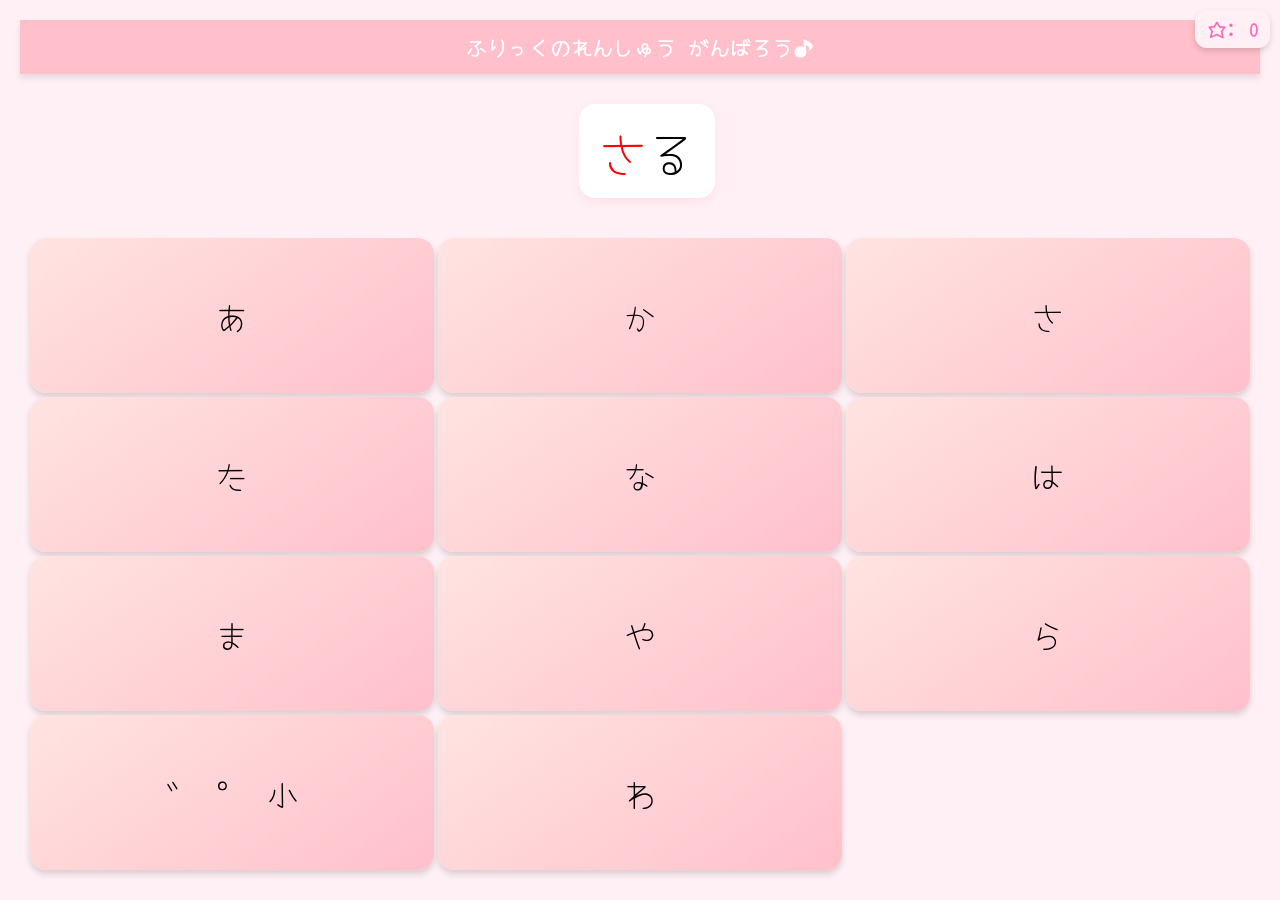
<file: FlickPractice/index.html>
<!DOCTYPE html>
<html lang="ja">
<head>
<meta charset="UTF-8">
<meta name="viewport" content="width=device-width, initial-scale=1.0">
<title>ふりっくげーむ</title>
<style>
  @import url('https://fonts.googleapis.com/css2?family=Yomogi&display=swap');

body {
  font-family: 'Yomogi', sans-serif;
  margin: 0;
  padding: 20px; /* 上下左右すべてに20pxの余白 */
  background: #fff0f5; /* 淡いピンク系 */
  display: flex;
  flex-direction: column;
  height: 100vh;
  box-sizing: border-box; /* paddingを含めて高さを計算 */
}

  header {
    background: #ffc0cb; /* ピンク */
    padding: 12px;
    font-size: 1.3em;
    font-weight: bold;
    text-align: center;
    color: #fff;
    box-shadow: 0 4px 6px rgba(0,0,0,0.1);
  }
  header span {
    font-size: 0.75em;
    font-weight: normal;
    display: block;
    margin-top: 4px;
    color: #fff0f5;
  }

  .target {
    font-size: 3em;
    margin: 15px auto;
    padding: 12px 20px;
    background: #fff;
    border-radius: 16px;
    box-shadow: 0 4px 8px rgba(255,192,203,0.3);
    display: inline-block;
    min-width: 80px;
    text-align: center;
  }

  .keyboard {
    flex: 1;
    display: grid;
    grid-template-columns: repeat(3, 1fr);
    grid-gap: 4px;
    width: 100%;
    padding: 10px;
    box-sizing: border-box;
  }

  .key {
    background: linear-gradient(145deg, #ffe4e1, #ffc0cb);
    font-size: 2em;
    border-radius: 16px;
    box-shadow: 0 4px 6px rgba(0,0,0,0.15);
    user-select: none;
    touch-action: manipulation;
    display: flex;
    align-items: center;
    justify-content: center;
    width: 100%;
    height: 100%;
    position: relative;
    transition: transform 0.1s, box-shadow 0.1s;
  }

  .key:active {
    transform: scale(0.95);
    box-shadow: 0 2px 4px rgba(0,0,0,0.2);
  }

  .popup {
    position: absolute;
    width: 45px;
    height: 45px;
    background: #ffe4e1;
    border: 2px solid #ffc0cb;
    border-radius: 50%;
    display: flex;
    align-items: center;
    justify-content: center;
    font-size: 1.2em;
    z-index: 10;
    box-shadow: 0 3px 6px rgba(0,0,0,0.15);
  }

  .input-area {
    margin: 10px 0;
    font-size: 1.6em;
    text-align: center;
    color: #d147a3;
    font-weight: bold;
  }

  /* ポイント表示 */
  div[style*="position: fixed"] {
    background: #fff0f5;
    padding: 5px 12px;
    border-radius: 12px;
    box-shadow: 0 3px 6px rgba(0,0,0,0.15);
    color: #ff69b4;
  }

  #input-wrapper {
  display: inline-block;
  font-size: 2em;
  font-weight: bold;
  color: #d147a3;
  margin-right: 4px;      /* ターゲットに近づける */
  vertical-align: middle;  /* 高さを揃える */
}

#target {
  display: inline-block;
  font-size: 3em;
  padding: 12px 20px;
  background: #fff;
  border-radius: 16px;
  box-shadow: 0 4px 8px rgba(255,192,203,0.3);
}
</style>

</head>
<body>

<header>
  ふりっくのれんしゅう がんばろう♪
</header>

<div style="text-align: center; margin: 15px;">
  <div id="input-wrapper" class="input-area">ー</div>
  <div id="target" class="target">あ</div>
</div>

<div class="keyboard">
  <div class="key" data-key="あ">あ</div>
  <div class="key" data-key="か">か</div>
  <div class="key" data-key="さ">さ</div>
  <div class="key" data-key="た">た</div>
  <div class="key" data-key="な">な</div>
  <div class="key" data-key="は">は</div>
  <div class="key" data-key="ま">ま</div>
  <div class="key" data-key="や">や</div>
  <div class="key" data-key="ら">ら</div>
  <div class="key" data-key="゛">゛ ゜ 小</div>
  <div class="key" data-key="わ">わ</div>
</div>

<script>
const inputEl = document.getElementById('input');
const targetEl = document.getElementById('target');
const keys = document.querySelectorAll('.key');

let currentInput = '';
let baseInput = '';
let currentIndex = 0;

// 濁点ボタンのテキスト設定
let dakutenButtonText = '゛ ゜ 小';
function updateDakutenButtonText(text){
  // めんどいから作らない。
  // 入力文字で次の候補を表示したいけど時間出来たら実装する。
  dakutenButtonText = text;
  keys.forEach(key => {
    if(key.dataset.key === '゛') key.textContent = dakutenButtonText;
  });
}

// 単語リスト（子供向け）
let wordList = [
  'りんご','みかん','ばなな','もも','すいか','なし','ぶどう','いちご','かき','めろん',
  'さくら','きゅうり','とまと','にんじん','だいこん','じゃがいも','たまねぎ','なす','はくさい','ほうれんそう',
  'くるま','じてんしゃ','でんしゃ','ばす','ひこうき','ふね','ぼーと','たくしー','しょうぼう','おまわり',
  'いぬ','ねこ','うさぎ','くま','ぞう','きりん','さる','とら','らいおん','ひつじ',
  'うま','ぶた','ねずみ','とり','かもめ','あひる','ひよこ','にわとり','かえる','へび',
  'かたつむり','ちょう','てんとう','かぶと','かまきり','あり','みみず','いもむし','あおむし','てんとうむし',
  'そら','たいよう','つき','ほし','くも','にじ','かぜ','あめ','ゆき','かさ',
  'はな','たんぽぽ','すみれ','ひまわり','あさがお','もみじ','さくら','き','やま','かわ',
  'うみ','ふね','みずうみ','いけ','たき','はし','みち','いえ','へや','つくえ',
  'いす','べっど','ほん','えんぴつ','けしごむ','のり','はさみ','かばん','ぼうし','くつ',
  'ずぼん','しゃつ','くまさん','りすさん','しか','きつね','たぬき','かめ','おに','おばけ',
  'ゆうえんち','こうえん','ぷーる','すなば','じどうしゃ','おもちゃ','ぬいぐるみ','ふくろ','てぶくろ','まふらー',
  'せんす','かがみ','はぶらし','せっけん','たおる','おさら','はし','すぷーん','ふぉーく','こっぷ',
  'なべ','ふらいぱん','おにぎり','ぱん','けーき','あいす','じゅーす','みず','おちゃ','ぎゅうにゅう',
  'たまご','さかな','にく','やさい','くだもの','おかし','おべんとう','せんせい','ともだち','おかあさん',
  'おとうさん','おにいさん','おねえさん','あかちゃん','おじいさん','おばあさん','いもうと','おとうと','おともだち','いえ',
  'おふろ','おてあらい','といれ','べんきょう','えいご','にほんご','え','えほん','ずかん','まち',
  'こうえん','こうばん','ゆうびん','びょういん','がっこう','ようちえん','ほいくえん','おみせ','すーぱー','こんびに',
  'おもちゃや','ほんや','くだものや','やおや','ぱんや','けーきや','あいすや','たいやきや','うどんや','そばや',
  'らーめんや','ぴざや','かれーや','さらだ','すーぷ','やさいじゅーす','おかしや','きゃんでぃ','ちょこれーと','くっきー',
  'どーなつ','まふぃん','ぱい','ぷりん','ぜりー','よーぐると','ぱんけーき','ほっとけーき','あいすくりーむ','ふるーつ',
  'しゃぼん','けんだま','こま','おはじき','あやとり','おりがみ','ぬりえ','えのぐ','くれよん','はさみ',
  'のり','てーぷ','せんたく','そうじ','おそうじ','せんぷうき','すとーぶ','れいぞうこ','でんき','でんわ',
  'てれび','らじお','かめら','ぱそこん','たぶれっと','すまほ','おもちゃ','ぶろっく','れご','えほん',
  'ずかん','まんが','しんぶん','ざっし','かーど','げーむ','ぱずる','じしゃく','ぼーる','さっかー',
  'ばすけっと','てにす','ふっとぼーる','ばれーぼーる','ふらふーぷ','なわとび','ろーらーすけーと','じてんしゃ','さんりんしゃ','しゃぼんだま',
  'ちょうちょ','てんとうむし','かぶとむし','くるま','じどうしゃ','とけい','めがね','てぶくろ','くつした','ぼうし',
  'かばん','おもちゃ','ぬいぐるみ','えんぴつ','けしごむ','のり','はさみ','えのぐ','くれよん','しゃつ',
  'ずぼん','くつ','ぱじゃま','まふらー','てーぷ','かがみ','せっけん','たおる','おさら','すぷーん'
];

let currentWordIndex = 0;
let targetWord = "";

// ポイント管理
let tapCount = 0;
let tapTimeout;
let points = parseInt(localStorage.getItem('points')) || 0;
const pointEl = document.createElement('div');
pointEl.style.position = 'fixed';
pointEl.style.top = '10px';
pointEl.style.right = '10px';
pointEl.style.fontSize = '1.2em';
pointEl.style.fontWeight = 'bold';
pointEl.textContent = `☆: ${points}`;
pointEl.addEventListener('touchstart', e => {
  e.preventDefault(); // スクロール抑制
  tapCount++;

  // 1秒以内に連続でタップされなければカウントリセット
  clearTimeout(tapTimeout);
  tapTimeout = setTimeout(() => {
    tapCount = 0;
  }, 1000);

  // 10回タップでポイントリセット
  if (tapCount >= 10) {
    points = 0;
    localStorage.setItem('points', points);
    pointEl.textContent = `☆: ${points}`;
    tapCount = 0; // カウントもリセット
    alert('ポイントをリセットしました');
  }
});
document.body.appendChild(pointEl);

// target を span で分割して表示
function renderTarget() {
  targetEl.innerHTML = '';
  for (let i = 0; i < targetWord.length; i++) {
    const span = document.createElement('span');
    span.textContent = targetWord[i];
    span.style.color = i === currentIndex ? 'red' : (i < currentIndex ? 'gray' : 'black');    
    targetEl.appendChild(span);
  }

  const inputWrapperEl = document.getElementById('input-wrapper');
  inputWrapperEl.textContent=targetWord.substring(0,currentIndex) + currentInput;
}

const FLICK_THRESHOLD = 30;
const LONGPRESS_DELAY = 100;

const flickMap = {
  'あ': ['あ','い','う','え','お'],
  'か': ['か','き','く','け','こ'],
  'さ': ['さ','し','す','せ','そ'],
  'た': ['た','ち','つ','て','と'],
  'な': ['な','に','ぬ','ね','の'],
  'は': ['は','ひ','ふ','へ','ほ'],
  'ま': ['ま','み','む','め','も'],
  'や': ['や','','ゆ','','よ'],
  'ら': ['ら','り','る','れ','ろ'],
  'わ': ['わ', 'を', 'ん', 'ー', ''] 
};

const dakutenMap = {
  'か':'が','き':'ぎ','く':'ぐ','け':'げ','こ':'ご',
  'さ':'ざ','し':'じ','す':'ず','せ':'ぜ','そ':'ぞ',
  'た':'だ','ち':'ぢ','っ':'づ','て':'で','と':'ど',
  'は':'ば','ひ':'び','ふ':'ぶ','へ':'べ','ほ':'ぼ'
};
const handakuMap = {
  'ば':'ぱ','び':'ぴ','ぶ':'ぷ','べ':'ぺ','ぼ':'ぽ'
};
const komojiMapu = {
  'あ':'ぁ','い':'ぃ','う':'ぅ','う':'ぅ','え':'ぇ',
  'つ':'っ','や':'ゃ','ゆ':'ゅ','よ':'ょ'
};
const baseMap = {
  'ぁ':'あ','ぃ':'い','ぅ':'う','ぇ':'え','ぉ':'お',
  'が':'か','ぎ':'き','ぐ':'く','げ':'け','ご':'こ',
  'ざ':'さ','じ':'し','ず':'す','ぜ':'せ','ぞ':'そ',
  'だ':'た','ぢ':'ち','づ':'つ','で':'て','ど':'と',
  'ぱ':'は','ぴ':'ひ','ぷ':'ふ','ぺ':'へ','ぽ':'ほ',
  'ゃ':'や','ゅ':'ゆ','ょ':'よ'
};

keys.forEach(key => {
  let popupEls = [];
  let touchStartX = 0, touchStartY = 0;
  let longPressTimer;
  let moved = false;

  key.addEventListener('touchstart', e => {
    e.preventDefault();
    moved = false;
    touchStartX = e.touches[0].clientX;
    touchStartY = e.touches[0].clientY;

    longPressTimer = setTimeout(() => {
      const base = key.dataset.key;
      if (flickMap[base]) {
        const chars = flickMap[base];
        popupEls = [];
        const rect = key.getBoundingClientRect();
        if (chars[1]) popupEls.push(makePopup('left', chars[1], rect, key));
        if (chars[2]) popupEls.push(makePopup('up', chars[2], rect, key));
        if (chars[3]) popupEls.push(makePopup('right', chars[3], rect, key));
        if (chars[4]) popupEls.push(makePopup('down', chars[4], rect, key));
      }
    }, LONGPRESS_DELAY);
  });

  key.addEventListener('touchmove', e => {
    e.preventDefault();
    const dx = e.touches[0].clientX - touchStartX;
    const dy = e.touches[0].clientY - touchStartY;
    if(Math.sqrt(dx*dx+dy*dy) > 5) moved = true;
  });

  key.addEventListener('touchend', e => {
    e.preventDefault();
    clearTimeout(longPressTimer);
    popupEls.forEach(p=>p.remove());
    popupEls = [];

    const dx = e.changedTouches[0].clientX - touchStartX;
    const dy = e.changedTouches[0].clientY - touchStartY;
    let char = key.dataset.key;

    if(flickMap[char] && moved){
      let dir = 0;
      const distance = Math.sqrt(dx*dx+dy*dy);
      if(distance >= FLICK_THRESHOLD){
        const angle = Math.atan2(-dy, dx)*(180/Math.PI);
        if(angle>=-45 && angle<45) dir=3;
        else if(angle>=45 && angle<135) dir=2;
        else if(angle>=-135 && angle<-45) dir=4;
        else dir=1;
      }
      char = flickMap[char][dir] || char;
    }

    // 濁点・半濁点・小文字処理
    if(char==='゛'){
      updateDakutenButtonText('゛ ゜ 小');
      if(currentInput){
        if(dakutenMap[currentInput]) currentInput=dakutenMap[currentInput];
        else if(handakuMap[currentInput]) currentInput=handakuMap[currentInput];
        else if(komojiMapu[currentInput]) currentInput=komojiMapu[currentInput];
        else if(baseMap[currentInput]) currentInput=baseMap[currentInput];
      }
      baseInput=currentInput;
      char=currentInput;
    } else {
      baseInput=char;
      currentInput=char;
    }

    // ターゲット文字と比較
    if(targetWord[currentIndex]===char){
      currentIndex++;
      currentInput='';
      if(currentIndex>=targetWord.length){
        points++;
        localStorage.setItem('points', points);
        pointEl.textContent=`☆: ${points}`;
        currentWordIndex=(currentWordIndex+1)%wordList.length;
        targetWord=wordList[currentWordIndex];
        currentIndex=0;
        currentInput='';
      }
    }

    renderTarget();
  });
});

// ポップアップ作成
function makePopup(direction,text,rect,parent){
  const popup=document.createElement('div');
  popup.className='popup '+direction;
  popup.textContent=text;
  popup.addEventListener('touchstart',e=>e.preventDefault());
  popup.addEventListener('touchmove',e=>e.preventDefault());
  popup.addEventListener('touchend',e=>e.preventDefault());
  parent.appendChild(popup);

  const padding=5;
  const btnWidth=rect.width;
  const btnHeight=rect.height;
  const popupWidth=popup.offsetWidth;
  const popupHeight=popup.offsetHeight;

  let left=0,top=0;
  switch(direction){
    case 'up': left=btnWidth/2-popupWidth/2; top=padding; break;
    case 'down': left=btnWidth/2-popupWidth/2; top=btnHeight-popupHeight-padding; break;
    case 'left': left=padding; top=btnHeight/2-popupHeight/2; break;
    case 'right': left=btnWidth-popupWidth-padding; top=btnHeight/2-popupHeight/2; break;
  }
  popup.style.left=left+'px';
  popup.style.top=top+'px';
  return popup;
}

// 配列をランダム化
function shuffleArray(array) {
  for (let i = array.length - 1; i > 0; i--) {
    const j = Math.floor(Math.random() * (i + 1)); // 0〜i のランダム整数
    [array[i], array[j]] = [array[j], array[i]];    // 要素を入れ替え
  }
}

// 初期化
function initialize(){
  shuffleArray(wordList);
  targetWord = wordList[currentWordIndex];
  updateDakutenButtonText(dakutenButtonText);
  renderTarget();
}

// 初期処理
initialize();
</script>

</body>
</html>
</file>
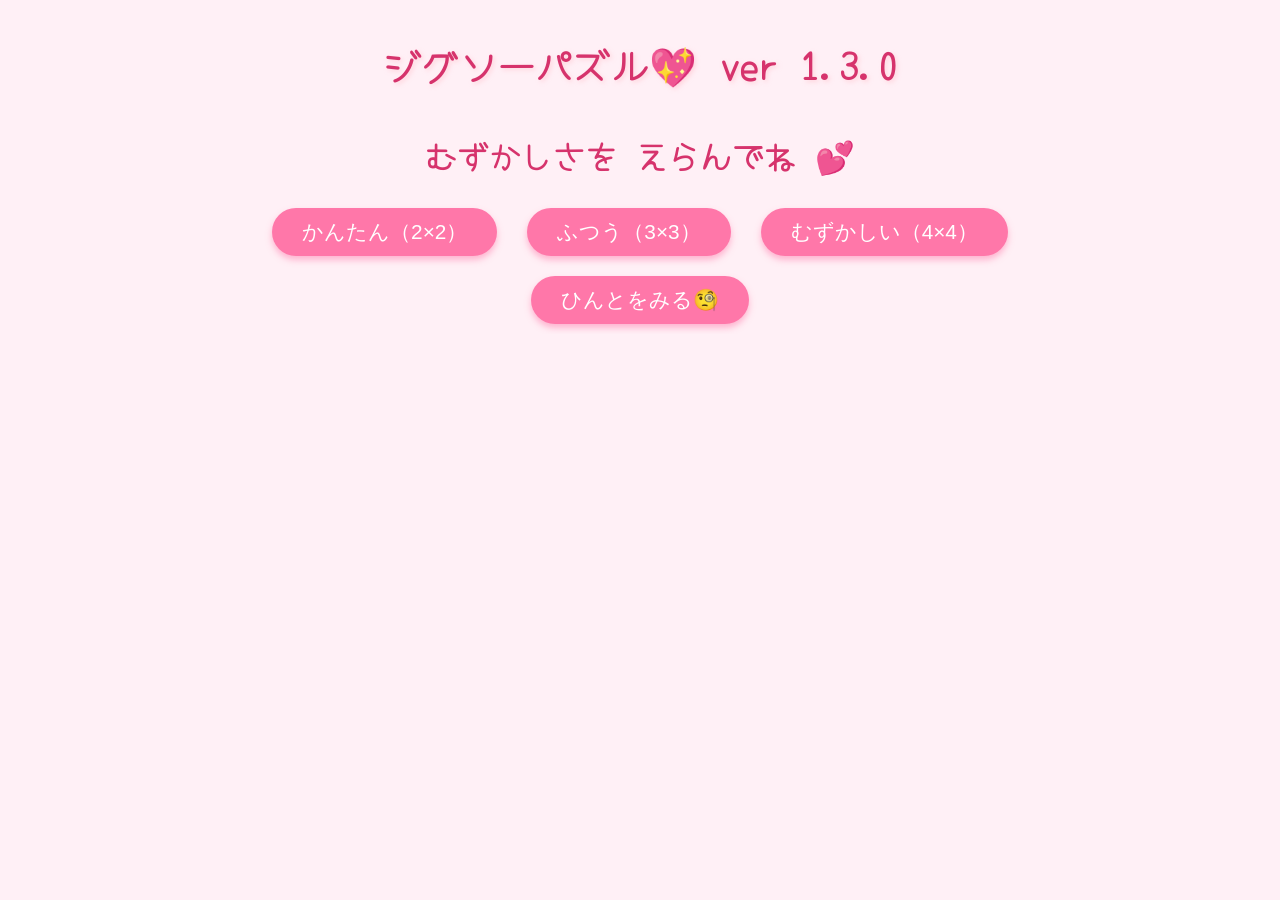
<file: JigsawPuzzle/index.html>
<!DOCTYPE html>
<html lang="ja">
<head>
  <meta charset="UTF-8" />
  <title>ジグソーパズル💖</title>
  <meta name="viewport" content="width=device-width, initial-scale=1.0" />
  <style>
    @import url('https://fonts.googleapis.com/css2?family=Yomogi&display=swap');
    body {
      font-family: 'Yomogi', cursive;
      background: #fff0f6;
      text-align: center;
      color: #d6336c;
      padding: 10px;
      user-select: none;
      margin: 0;
    }
    h1 {
      font-size: 2.4rem;
      margin-bottom: 0px;
      text-shadow: 2px 2px 4px #ffc0cb88;
    }
    button {
      background: #ff77a9;
      border: none;
      color: white;
      font-size: 1.3rem;
      padding: 10px 30px;
      border-radius: 25px;
      cursor: pointer;
      box-shadow: 0 4px 6px rgba(255, 119, 169, 0.5);
      transition: background 0.3s ease;
      margin: 10px;
      user-select: none;
      -webkit-tap-highlight-color: transparent;
    }
    button:hover {
      background: #ff4d8d;
    }
    #puzzle-container {
      justify-content: center;
      align-items: center;
      flex-direction: column;
      width: 100%;
      overflow-x: hidden;
    }
    #puzzle-wrapper {
      position: relative;
      margin: 0 auto;
      align-items: center;
      max-width: 100%;
    }
    #puzzle {
      display: grid;
      gap: 4px;
      touch-action: none;
      z-index: 1;
      border-radius: 15px;
      background: transparent;
      user-select: none;
      margin: 0 auto;
    }
    #hint-image {
      position: absolute;
      top: -1;
      left: -10;
      opacity: 0.4;
      z-index: 2;
      pointer-events: none;
      display: none;
      border-radius: 15px;
      user-select: none;
    }
    .piece {
      background-size: 600px 600px;
      border-radius: 15px;
      border: 2px solid #ffb6c1;
      box-shadow: 0 6px 10px rgba(255, 182, 193, 0.5);
      cursor: grab;
      user-select: none;
      touch-action: none;
    }
    .piece:active {
      cursor: grabbing;
      transform: scale(1.05);
      box-shadow: 0 10px 15px rgba(255, 182, 193, 0.8);
    }
    .drag-over {
      border-color: #ff69b4;
      box-shadow: 0 0 12px 4px #ff69b4aa;
    }
    #message {
      font-size: 2rem;
      font-weight: bold;
      color: #e91e63;
      text-shadow: 1px 1px 2px #ffc0cb88;
      min-height: 2.2rem;
      margin: 0 auto 20px auto;
      white-space: pre-line;
    }
    .confetti {
      position: fixed;
      width: 100vw;
      height: 100vh;
      top: 0; left: 0;
      pointer-events: none;
      z-index: 999;
      overflow: hidden;
    }
    .confetti div {
      position: absolute;
      width: 10px;
      height: 10px;
      background: pink;
      animation: fall 3s linear infinite;
      border-radius: 50%;
    }
    @keyframes fall {
      to {
        transform: translateY(100vh) rotate(360deg);
        opacity: 0;
      }
    }
    /* 難易度選択画面 */
    #start-screen {
      margin-top: 40px;
    }    
    #start-screen h2 {
      font-size: 2rem;
      margin-bottom: 20px;
    }
    .no-margin {
      margin: 0 !important;
    }

  </style>
</head>
<body>

<h1>ジグソーパズル💖 ver 1.3.0</h1>

<div id="start-screen">
  <h2>むずかしさを えらんでね 💕</h2>
  <button onclick="setDifficulty(2)">かんたん（2×2）</button>
  <button onclick="setDifficulty(3)">ふつう（3×3）</button>
  <button onclick="setDifficulty(4)">むずかしい（4×4）</button>
</div>

<div id="puzzle-container">
  <div id="puzzle-wrapper">
    <div id="puzzle"></div>
    <img id="hint-image" alt="ヒント画像" />
  </div>
  <button id="hint-button">ひんとをみる🧐</button>
</div>

<p id="message"></p>
<div class="confetti" id="confetti"></div>

<script>
  let GRID = 3;
  
  let screenMin = Math.min(window.innerWidth, window.innerHeight);
  let SIZE;
  if (0 == 1){
  } else if (screenMin <= 420) {
    SIZE = 380; // スマホM向け
  } else if(screenMin <= 480) {
    SIZE = 400; // スマホL向け
  } else if (screenMin <= 768) {
    SIZE = 700; // タブレット向け
  } else {
    SIZE = 760; // PC向け
  }

  let PIECE_SIZE = SIZE / GRID;
  const puzzle = document.getElementById("puzzle");
  const message = document.getElementById("message");
  const confetti = document.getElementById("confetti");
  const hintImage = document.getElementById("hint-image");
  const hintButton = document.getElementById("hint-button");
  const wrapper = document.getElementById("puzzle-wrapper");

  let images = [
    "https://precure-web.com/you-and-idol/assets/images/top/p_top-mv_05_sp.png",
    "https://precure-web.com/you-and-idol/assets/images/top/p_top-mv_01_sp.png",
    "https://precure-web.com/you-and-idol/assets/images/top/p_top-mv_02_sp.png",
    "https://precure-web.com/you-and-idol/assets/images/top/p_top-mv_03_sp.png",
    "https://precure-web.com/you-and-idol/assets/images/top/p_top-mv_04_sp.png",
    "https://precure-web.com/you-and-idol/assets/images/top/p_top-mv_05_sp.png",
    "https://precure-web.com/you-and-idol/assets/images/top/p_top-mv_06_sp.png",
    "https://precure-web.com/delicious-party/assets/img/character/p_01_style4b_sp.png",
    "https://aipri.jp/anime/wp/wp-content/themes/aipri_anime_v2/assets/images/common/character/img_character_mitsuki_2.png",
    "https://aipri.jp/anime/wp/wp-content/themes/aipri_anime_v2/assets/images/common/character/img_character_himari_2.png",
    "https://statics.tver.jp/images/content/thumbnail/episode/xlarge/epbwhvdsiw.jpg?v=17",
    "https://d34gglw95p9zsk.cloudfront.net/articles/images/000/032/949/large/3725bf48-42b8-4bd8-b477-92aa9e652c34.jpg?1746198450",
    "https://cdn-ak.f.st-hatena.com/images/fotolife/h/hisonobi/20250601/20250601140203.jpg",
    "https://www.toei-anim.co.jp/tv/wonderful_precure/assets/images/character/curewonderful/p_character01_style01_sp.webp",
    "https://www.toei-anim.co.jp/tv/wonderful_precure/assets/images/character/curewonderful/p_character03_style01_sp.webp",
    "https://d34gglw95p9zsk.cloudfront.net/articles/images/000/028/977/large/21fbfcee-b44a-454a-9f4f-17357845be79.jpg?1716553831",
    "https://youpouch.com/wp-content/uploads/sites/4/2024/07/sub2_804d79.jpg",
    "https://i.ytimg.com/vi/EZXK7TMhrG0/hqdefault.jpg",
    "https://i.ytimg.com/vi/hGwxzmx86fw/hq720.jpg?sqp=-oaymwEhCK4FEIIDSFryq4qpAxMIARUAAAAAGAElAADIQj0AgKJD&rs=AOn4CLAN-PpEnihSdj3BKuhN-HLK-0y4rQ",
  ];
  let currentImageIndex = 0;
  let pieces = [];

  let touchDragClone = null;
  let touchStartIndex = null;
  let touchCurrentIndex = null;

  function setDifficulty(gridSize) {
    GRID = gridSize;
    PIECE_SIZE = SIZE / GRID;
    document.getElementById("start-screen").style.display = "none";
    document.getElementById("puzzle-container").style.display = "flex";
    puzzle.style.display = "grid";
    message.style.display = "block";
    confetti.style.display = "block";
    const startH2 = document.querySelector("#start-screen h2");
    if (startH2) {
      startH2.classList.add("no-margin");
    }
    start();
  }

  function shuffle(arr) {
    for (let i = arr.length - 1; i > 0; i--) {
      const j = Math.floor(Math.random() * (i + 1));
      [arr[i], arr[j]] = [arr[j], arr[i]];
    }
    return arr;
  }

  function initPuzzle() {
    pieces = shuffle([...Array(GRID * GRID).keys()]);
    puzzle.style.gridTemplateColumns = `repeat(${GRID}, ${PIECE_SIZE}px)`;
    puzzle.style.gridTemplateRows = `repeat(${GRID}, ${PIECE_SIZE}px)`;
    puzzle.innerHTML = "";
    message.textContent = "";
    confetti.innerHTML = "";

    const gap = 4;      // CSSのgap値
    const border = 2;   // ピースのボーダー幅（CSSで2px）

    // パズル全体の幅 = ピースサイズ×グリッド + gap×(グリッド-1) + ボーダー×2×グリッド
    const puzzleWidth = GRID * PIECE_SIZE + (GRID - 1) * gap + GRID * border * 2;

    // wrapperのサイズをピッタリ合わせる
    wrapper.style.width = puzzleWidth + "px";
    wrapper.style.height = puzzleWidth + "px";

    // ヒント画像のサイズも合わせる
    hintImage.style.width = wrapper.style.width;
    hintImage.style.height = wrapper.style.height;
    hintImage.style.top = "0";
    hintImage.style.left = "0";

    pieces.forEach((pos, index) => {
      const div = document.createElement("div");
      div.className = "piece";
      div.style.width = PIECE_SIZE + "px";
      div.style.height = PIECE_SIZE + "px";
      div.style.backgroundImage = `url(${images[currentImageIndex]})`;
      div.style.backgroundSize = SIZE + "px " + SIZE + "px";      
      const x = (pos % GRID) * -PIECE_SIZE;
      const y = Math.floor(pos / GRID) * -PIECE_SIZE;
      div.style.backgroundPosition = `${x}px ${y}px`;
      div.dataset.index = index;
      div.dataset.correct = pos;
      div.draggable = true;

      div.addEventListener("dragstart", e => {
        e.dataTransfer.setData("text/plain", index);
      });
      div.addEventListener("dragover", e => {
        e.preventDefault();
        div.classList.add("drag-over");
      });
      div.addEventListener("dragleave", () => {
        div.classList.remove("drag-over");
      });
      div.addEventListener("drop", e => {
        e.preventDefault();
        div.classList.remove("drag-over");
        const from = parseInt(e.dataTransfer.getData("text/plain"));
        swapPieces(from, index);
      });

      // タッチ操作
      div.addEventListener("touchstart", e => {
        if (e.touches.length !== 1) return;
        const touch = e.touches[0];
        touchStartIndex = index;

        touchDragClone = div.cloneNode(true);
        touchDragClone.style.position = "fixed";
        touchDragClone.style.pointerEvents = "none";
        touchDragClone.style.opacity = "0.6";
        touchDragClone.style.zIndex = "10000";
        touchDragClone.style.width = div.offsetWidth + "px";
        touchDragClone.style.height = div.offsetHeight + "px";
        touchDragClone.style.left = touch.clientX - div.offsetWidth / 2 + "px";
        touchDragClone.style.top = touch.clientY - div.offsetHeight / 2 + "px";
        touchDragClone.style.transform = "none";
        document.body.appendChild(touchDragClone);

        e.preventDefault();
      }, { passive: false });

      div.addEventListener("touchmove", e => {
        if (!touchDragClone) return;
        for (let touch of e.changedTouches) {
          touchDragClone.style.left = touch.clientX - div.offsetWidth / 2 + "px";
          touchDragClone.style.top = touch.clientY - div.offsetHeight / 2 + "px";
          e.preventDefault();
        }
      }, { passive: false });

      div.addEventListener("touchend", e => {
        if (!touchDragClone) return;
        for (let touch of e.changedTouches) {
          const dropElem = document.elementFromPoint(touch.clientX, touch.clientY);
          if (dropElem && dropElem.classList.contains("piece")) {
            touchCurrentIndex = parseInt(dropElem.dataset.index);
            if (touchStartIndex !== null && touchCurrentIndex !== null && touchStartIndex !== touchCurrentIndex) {
              swapPieces(touchStartIndex, touchCurrentIndex);
            }
          }
        }
        if (touchDragClone && touchDragClone.parentNode) {
          touchDragClone.parentNode.removeChild(touchDragClone);
        }
        touchDragClone = null;
        touchStartIndex = null;
        touchCurrentIndex = null;
        e.preventDefault();
      }, { passive: false });

      puzzle.appendChild(div);
    });
  }

  function swapPieces(from, to) {
    [pieces[from], pieces[to]] = [pieces[to], pieces[from]];
    updatePuzzle();
    checkSolved();
  }

  function updatePuzzle() {
    [...puzzle.children].forEach((div, i) => {
      const pos = pieces[i];
      const x = (pos % GRID) * -PIECE_SIZE;
      const y = Math.floor(pos / GRID) * -PIECE_SIZE;
      div.style.backgroundPosition = `${x}px ${y}px`;
      div.dataset.correct = pos;
    });
  }

  function checkSolved() {
    const isCorrect = pieces.every((pos, i) => pos === i);
    if (isCorrect) {
      message.textContent = "かんせい！すごーい！🎉\n" + (currentImageIndex + 1) + "こ くりあ！";
      startConfetti();
      setTimeout(() => {
        currentImageIndex = (currentImageIndex + 1) % images.length;
        initPuzzle();
      }, 3000);
    } else {
      message.textContent = "";
    }
  }

  function startConfetti() {
    for (let i = 0; i < 100; i++) {
      const div = document.createElement("div");
      div.style.left = Math.random() * 100 + "vw";
      div.style.background = `hsl(${Math.random() * 360}, 100%, 80%)`;
      div.style.animationDelay = Math.random() * 2 + "s";
      confetti.appendChild(div);
    }
  }

  function showHint() {
    hintImage.src = images[currentImageIndex];
    hintImage.style.display = "block";
  }

  function hideHint() {
    hintImage.style.display = "none";
  }

  // ヒントボタンにイベント追加
  hintButton.addEventListener("mousedown", e => {
    e.preventDefault();
    showHint();
  });
  hintButton.addEventListener("mouseup", e => {
    e.preventDefault();
    hideHint();
  });
  hintButton.addEventListener("mouseleave", e => {
    hideHint();
  });
  hintButton.addEventListener("touchstart", e => {
    e.preventDefault();
    showHint();
  }, { passive: false });
  hintButton.addEventListener("touchend", e => {
    e.preventDefault();
    hideHint();
  });
  hintButton.addEventListener("touchcancel", e => {
    hideHint();
  });

  async function checkImages(images) {
    const validImages = [];

    const checks = images.map((url) => {
      return new Promise((resolve) => {
        const img = new Image();
        img.onload = () => {
          validImages.push(url);
          resolve();
        };
        img.onerror = () => {
          resolve();
        };
        img.src = url;
      });
    });

    await Promise.all(checks);
    return validImages;
  }

  async function start() {
    images = [...new Set(images)];
    images = await checkImages(images);
    if (images.length === 0) {
      message.textContent = "画像が見つかりませんでした😭";
      return;
    }
    images = shuffle(images);
    initPuzzle();
  }
</script>

</body>
</html>
</file>
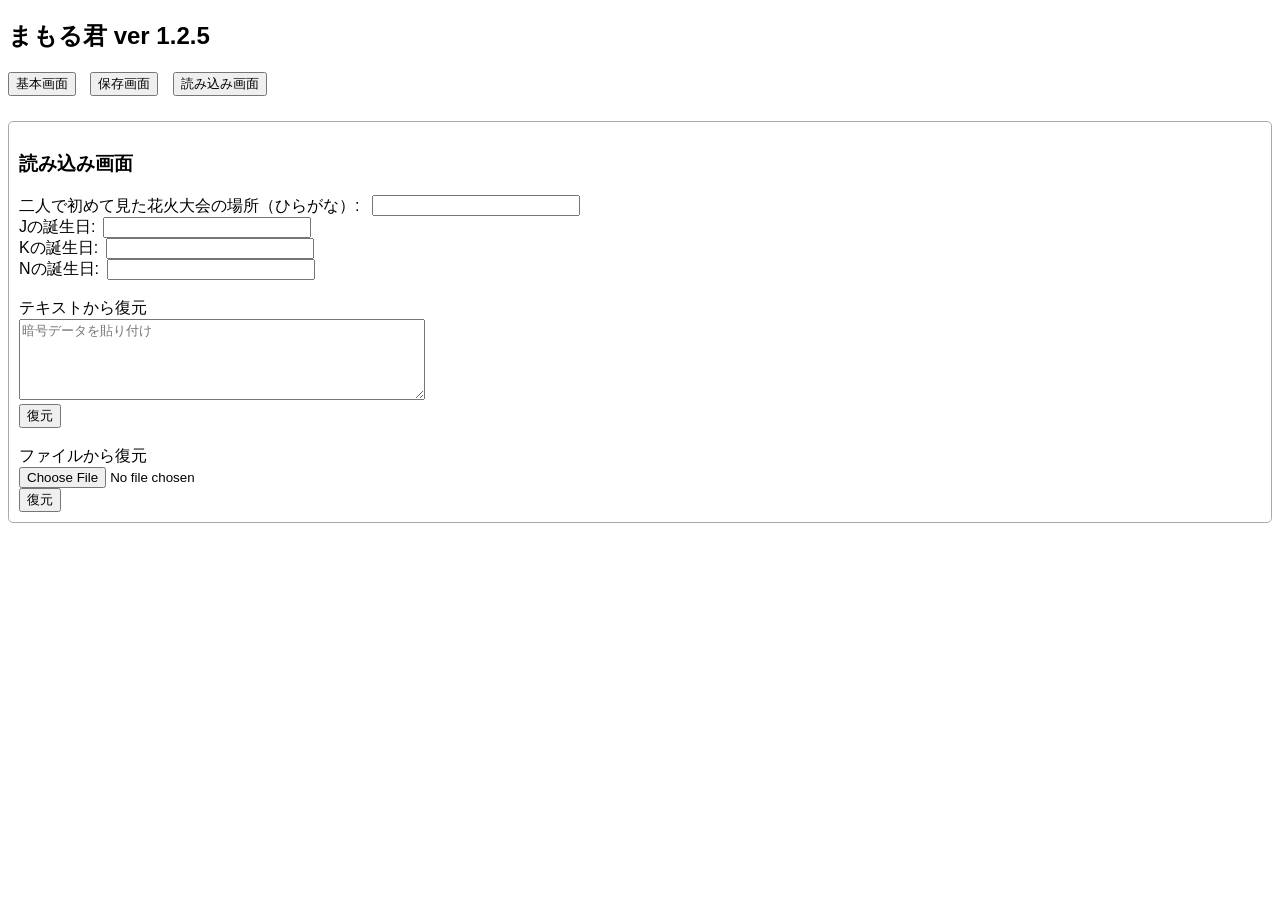
<file: Mamorukun/index.html>
<!DOCTYPE html>
<html lang="ja">
<head>
<meta charset="UTF-8" />
<title>まもる君</title>
<!-- <script src="https://cdnjs.cloudflare.com/ajax/libs/crypto-js/4.1.1/crypto-js.min.js"></script> -->
<script src="./crypto-js.min.js"></script>
<style>
	body { font-family: sans-serif; }
    table {
        table-layout: fixed;
        border-collapse: collapse;
        margin-top: 10px;
        width: 100%;
    }
	th { border: 1px solid #ccc; padding: 5px; text-align: left; }
    tr {
        height: 60px;
    }
    td { 
        border: 1px solid #ccc; 
        padding: 5px; 
        text-align: left;
        position: relative;
    }
	#basicSection, #saveSection, #loadSection {
		margin-top: 15px;
		padding: 10px;
		border: 1px solid #aaa;
		border-radius: 5px;
	}
	#navButtons button {
		margin-right: 10px;
		margin-bottom: 10px;
	}
	tr.dragging {
		opacity: 0.5;
	}
	label {
		display: inline-block;
		width: 400px;
		text-align: left;
		margin-right: 8px;
		vertical-align: middle;
	}
	input, textarea {
		width: 400px;
	}
	.form-row {
		margin-bottom: 8px;
	}
	.form-row label {
		display: inline-block;
		width: 100px;
		text-align: right;
		margin-right: 10px;
		vertical-align: top;
	}
	.form-row input, .form-row textarea {
		width: 300px;
	}
	/* 列幅指定 */
	table th:nth-child(1), table td:nth-child(1) {
		width: 10%;
	}
	table th:nth-child(2), table td:nth-child(2) {
		width: 25%;
	}
	table th:nth-child(3), table td:nth-child(3) {
		width: 25%;
	}
	table th:nth-child(4), table td:nth-child(4) {
		width: 35%;
	}
	table th:nth-child(5), table td:nth-child(5) {
		width: 5%;
		text-align: center;
	}

	/* 省略用テキスト */
	.text-content {
		display: block;
		white-space: nowrap;
		overflow: hidden;
		text-overflow: ellipsis;
		max-width: 100%;
		padding-right: 70px; /* ボタン領域分の余白 */
		box-sizing: border-box;
	}

	/* パスワード列のtdにrelativeを指定 */
	td.password-cell {
		position: relative;
	}

	/* ボタンまとめ縦並び右寄せ */
	.td-pass-buttons {
		display: flex;
		flex-direction: column;
		align-items: flex-end;
		gap: 4px;
		position: absolute;
		top: 50%;
		right: 5px;
		transform: translateY(-50%);
	}

	/* ボタンの見た目調整 */
	button.copy-btn, button.toggle-btn, button.edit-btn {
		font-size: 12px;
		padding: 2px 6px;
		cursor: pointer;
		width: 60px;
		box-sizing: border-box;
	}

    button.remarksBtnClose {
        margin-bottom: 0px;
        flex-shrink: 0;
        align-self: flex-end;        
    }

	/* 備考表示モーダル */
	#remarksModal {
        display: none;
        position: fixed;
        top: 50%;
        left: 50%;
        transform: translate(-50%, -50%);
        background: #fff;
        border: 1px solid #aaa;
        padding: 20px;
        z-index: 1000;
        width: 600px;      /* 横幅を固定 */
        height: 400px;     /* 高さを固定 */
        overflow-y: auto;  /* 縦スクロールは必要に応じて */
        overflow-x: hidden; /* 横スクロールは無し */
        box-shadow: 0 0 10px rgba(0,0,0,0.5);
        flex-direction: column;        
	}
	#remarksModal h3 {
		margin-top: 0;
	}
	#remarksContent {
		white-space: pre-wrap;
		margin-bottom: 10px;
        flex: 1 1 auto;
        overflow-y: auto;        
	}
	#modalBackdrop {
		display:none; 
		position:fixed; 
		top:0; 
		left:0; 
		width:100%; 
		height:100%; 
		background:rgba(0,0,0,0.4); 
		z-index:999;
	}
	
	/* 読込画面 */
	#loadSection .masterpassLabel {
		width: auto;
		text-align: left;
	}
	#loadSection .masterpassInput {
		width: 200px;
	}
</style>
</head>
<body>
<h2>まもる君 ver 1.2.5</h2>

<!-- ナビゲーション -->
<div id="navButtons">
	<button onclick="showSection('basic')">基本画面</button>
	<button onclick="showSection('save')">保存画面</button>
	<button onclick="showSection('load')">読み込み画面</button>
</div>

<!-- 基本画面 -->
<div id="basicSection">
	<h3>基本画面</h3>
	<!-- 入力フォーム -->
	<div class="form-row">
		<label for="service">サービス名:</label>
		<input type="text" id="service" list="serviceList" autocomplete="off" />
		<datalist id="serviceList"></datalist>
	</div>
	<div class="form-row">
		<label for="userid">ID:</label>
		<input type="text" id="userid" />
	</div>
	<div class="form-row">
		<label for="userpass">パスワード:</label>
		<input type="text" id="userpass" />
	</div>
    <div class="form-row">
	    <label for="remarks">備考:</label>
	    <textarea id="remarks" rows="3"></textarea>
    </div> 
	<button id="addUpdateBtn" onclick="addOrUpdateEntry()">追加</button>
	<button id="cancelEditBtn" style="display:none;" onclick="cancelEdit()">キャンセル</button>
	<hr>
	<!-- フィルター -->
	<label>サービス名フィルター: 
		<input type="text" id="filterService" list="serviceList" autocomplete="off" oninput="updateTable()"/>
		<datalist id="serviceList"></datalist>
    </label>
	<!-- 表示テーブル -->
	<table id="dataTable">
		<thead>
			<tr>
				<th>サービス</th>
				<th>ID</th>
				<th>パスワード</th>
				<th>備考</th>
				<th>操作</th>
			</tr>
		</thead>
		<tbody></tbody>
	</table>
	<p>※ 行をドラッグ＆ドロップで並び替え可能</p>
</div>

<!-- 備考表示用モーダル -->
<div id="remarksModal">
    <h3>備考</h3>
    <pre id="remarksContent"></pre>
    <button class="remarksBtnClose" onclick="closeRemarksModal()">閉じる</button>
</div>

<!-- モーダルの背景 -->
<div id="modalBackdrop" onclick="closeRemarksModal()"></div>

<!-- 保存画面 -->
<div id="saveSection" style="display:none;">
	<h3>保存画面</h3>

	<label>暗号化データ出力</label><br>
	<button onclick="encryptAndSave()">ファイル保存</button><br>
	<button onclick="encryptAndOutputText()">テキスト生成</button><br>
	
	<!-- 鍵保持用 -->
	<input type="text" id="masterpass" style="display: none;"></label>
</div>

<!-- 読み込み画面 -->
<div id="loadSection" style="display:none;">
	<h3>読み込み画面</h3>	

	<label class="masterpassLabel">二人で初めて見た花火大会の場所（ひらがな）:</label>
	<input class="masterpassInput" type="text" id="masterpassLoad1"><br>
	<label class="masterpassLabel">Jの誕生日:</label><input class="masterpassInput" type="password" id="masterpassLoad2"><br>
	<label class="masterpassLabel">Kの誕生日:</label><input class="masterpassInput" type="password" id="masterpassLoad3"><br>
	<label class="masterpassLabel">Nの誕生日:</label><input class="masterpassInput" type="password" id="masterpassLoad4"><br>

	<br>
	
	<label>テキストから復元</label><br>
	<textarea id="encryptedText" rows="5" placeholder="暗号データを貼り付け"></textarea><br>
	<button onclick="loadFromText()">復元</button>	

	<br><br>

	<label>ファイルから復元</label><br>
	<label><input type="file" id="fileInput"></label><br>
	<button onclick="loadAndDecrypt()">復元</button>
</div>

<script>
let entries = [];
let editIndex = -1; // 編集中のindex

function addOrUpdateEntry() {
	const service = document.getElementById("service").value.trim();
	const id = document.getElementById("userid").value.trim();
	const pass = document.getElementById("userpass").value.trim();
	const remarks = document.getElementById("remarks").value.trim();

	if (!service || !id || !pass) {
		alert("すべて入力してください。");
		return;
	}

	if(editIndex === -1) {
		// 新規追加
		entries.push({ service, id, pass, remarks });
	} else {
		// 編集更新
		entries[editIndex] = { service, id, pass, remarks };
		editIndex = -1;
		document.getElementById("addUpdateBtn").textContent = "追加";
		document.getElementById("cancelEditBtn").style.display = "none";
	}

	updateTable();
	updateServiceList();

	// フォームをクリア
	document.getElementById("service").value = "";
	document.getElementById("userid").value = "";
	document.getElementById("userpass").value = "";
	document.getElementById("remarks").value = "";
}

function startEdit(idx) {
	editIndex = idx;
	const entry = entries[idx];

	document.getElementById("service").value = entry.service;
	document.getElementById("userid").value = entry.id;
	document.getElementById("userpass").value = entry.pass;
	document.getElementById("remarks").value = entry.remarks || "";

	document.getElementById("addUpdateBtn").textContent = "更新";
	document.getElementById("cancelEditBtn").style.display = "inline-block";
}

function cancelEdit() {
	editIndex = -1;
	document.getElementById("addUpdateBtn").textContent = "追加";
	document.getElementById("cancelEditBtn").style.display = "none";

	document.getElementById("service").value = "";
	document.getElementById("userid").value = "";
	document.getElementById("userpass").value = "";
	document.getElementById("remarks").value = "";
}

function updateTable() {
	const filterText = document.getElementById("filterService").value.trim().toLowerCase();
	const tbody = document.querySelector("#dataTable tbody");
	tbody.innerHTML = "";

	entries.forEach((entry, idx) => {
		if (!entry.service.toLowerCase().includes(filterText)) return;

		const tr = document.createElement("tr");
		tr.setAttribute("draggable", true);
		tr.dataset.index = idx;

		// ドラッグイベント設定
		tr.addEventListener("dragstart", dragStart);
		tr.addEventListener("dragover", dragOver);
		tr.addEventListener("drop", drop);
		tr.addEventListener("dragend", dragEnd);

		// サービス
		const tdService = document.createElement("td");
		tdService.textContent = entry.service;
		tr.appendChild(tdService);

		// ID（コピー可能）
		const tdId = document.createElement("td");
        tdId.style.position = "relative";

        const spanId = document.createElement("span");
        spanId.className = "text-content";
        spanId.textContent = entry.id;
        tdId.appendChild(spanId);

        const btnIdContainer = document.createElement("div");
        btnIdContainer.className = "td-pass-buttons";

        const copyIdBtn = document.createElement("button");
        copyIdBtn.textContent = "コピー";
        copyIdBtn.className = "copy-btn";
        copyIdBtn.onclick = () => copyToClipboard(entry.id);
        btnIdContainer.appendChild(copyIdBtn);

        tdId.appendChild(btnIdContainer);
		tr.appendChild(tdId);

        // パスワード（マスク表示 + コピー可能 + 表示切替ボタン）
        const tdPass = document.createElement("td");
        tdPass.className = "password-cell";

        const passSpan = document.createElement("span");
        passSpan.className = "text-content";
        passSpan.textContent = "●●●●●";
        passSpan.dataset.masked = "true";
        passSpan.dataset.password = entry.pass;
        tdPass.appendChild(passSpan);

        const btnPassContainer = document.createElement("div");
        btnPassContainer.className = "td-pass-buttons";

        const copyPassBtn = document.createElement("button");
        copyPassBtn.textContent = "コピー";
        copyPassBtn.className = "copy-btn";
        copyPassBtn.onclick = () => copyToClipboard(entry.pass);
        btnPassContainer.appendChild(copyPassBtn);

        const toggleBtn = document.createElement("button");
        toggleBtn.textContent = "表示";
        toggleBtn.className = "toggle-btn";
        toggleBtn.onclick = () => {
            if(passSpan.dataset.masked === "true") {
                passSpan.textContent = entry.pass;
                passSpan.dataset.masked = "false";
                toggleBtn.textContent = "非表示";
            } else {
                passSpan.textContent = "●●●●●";
                passSpan.dataset.masked = "true";
                toggleBtn.textContent = "表示";
            }
        };
        btnPassContainer.appendChild(toggleBtn);

        tdPass.appendChild(btnPassContainer);
        tr.appendChild(tdPass);

		// 備考
		const tdRemarks = document.createElement("td");
        const btnRemarksContainer = document.createElement("div");
		const showRemarksBtn = document.createElement("button");
        tdRemarks.textContent = entry.remarks || "";
        btnRemarksContainer.className = "td-pass-buttons";
		showRemarksBtn.textContent = "表示";
        showRemarksBtn.className = "edit-btn";
		showRemarksBtn.onclick = () => showRemarks(entry.remarks);
        btnRemarksContainer.appendChild(showRemarksBtn);
        tdRemarks.appendChild(btnRemarksContainer);
		tr.appendChild(tdRemarks);

		// 操作（編集ボタン）
		const tdAction = document.createElement("td");
		const editBtn = document.createElement("button");
		editBtn.textContent = "編集";
		editBtn.className = "edit-btn";
		editBtn.onclick = () => startEdit(idx);
		tdAction.appendChild(editBtn);
		tr.appendChild(tdAction);

		tbody.appendChild(tr);
	});
}

// ドラッグ＆ドロップ関連
let dragSrcEl = null;

function dragStart(e) {
	dragSrcEl = this;
	this.classList.add('dragging');
	e.dataTransfer.effectAllowed = 'move';
	e.dataTransfer.setData('text/html', this.outerHTML);
}

function dragOver(e) {
	e.preventDefault();
	e.dataTransfer.dropEffect = 'move';
	return false;
}

function drop(e) {
	e.stopPropagation();

	if (dragSrcEl !== this) {
		const tbody = this.parentNode;
		const dragIndex = parseInt(dragSrcEl.dataset.index);
		const dropIndex = parseInt(this.dataset.index);

		const movedItem = entries.splice(dragIndex, 1)[0];
		entries.splice(dropIndex, 0, movedItem);

		updateTable();
	}
	return false;
}

function dragEnd() {
	this.classList.remove('dragging');
}

function copyToClipboard(text) {
	navigator.clipboard.writeText(text)
		.then(() => alert("コピーしました"))
		.catch(() => alert("コピーに失敗しました"));
}

function encryptAndSave() {
	if (entries.length === 0) {
		alert("保存するデータがありません。");
		return;
	}
	const masterpass = document.getElementById("masterpass").value;
	if (!masterpass) {
		alert("暗号化パスワードを入力してください。");
		return;
	}

	const jsonData = JSON.stringify(entries);
	const encrypted = CryptoJS.AES.encrypt(jsonData, masterpass).toString();

	const blob = new Blob([encrypted], { type: "text/plain" });
	const url = URL.createObjectURL(blob);

	const a = document.createElement("a");
	a.href = url;
	a.download = getNowYmdHms() + ".enc";
	a.click();

	URL.revokeObjectURL(url);
	alert("保存しました。");
}

function encryptAndOutputText() {
	if (entries.length === 0) {
		alert("保存するデータがありません。");
		return;
	}
	const masterpass = document.getElementById("masterpass").value;
	if (!masterpass) {
		alert("暗号化パスワードを入力してください。");
		return;
	}

	const jsonData = JSON.stringify(entries);
	const encrypted = CryptoJS.AES.encrypt(jsonData, masterpass).toString();

	navigator.clipboard.writeText(encrypted)
	alert("クリップボードにコピーしました。");	
}

function loadAndDecrypt() {
	const file = document.getElementById("fileInput").files[0];
	let masterpass = "";
	masterpass = masterpass + document.getElementById("masterpassLoad1").value;
	masterpass = masterpass + document.getElementById("masterpassLoad2").value;
	masterpass = masterpass + document.getElementById("masterpassLoad3").value;
	masterpass = masterpass + document.getElementById("masterpassLoad4").value;

	if (!file || !masterpass) {
		alert("ファイルと暗号化パスワードを入力してください。");
		return;
	}

	const reader = new FileReader();
	reader.onload = function(e) {
		const encrypted = e.target.result;
		try {
			const bytes = CryptoJS.AES.decrypt(encrypted, masterpass);
			const decrypted = bytes.toString(CryptoJS.enc.Utf8);

			if (!decrypted) throw new Error();
			entries = JSON.parse(decrypted);
			updateTable();
			updateServiceList();
			document.getElementById("masterpass").value = masterpass;
			alert("復号して読み込みました。");
			showSection('basic');
		} catch {
			alert("パスワードが間違っているか、ファイルが壊れています。");
		}
	};
	reader.readAsText(file);
}

function loadFromText() {
    let masterpass = "";
    masterpass += document.getElementById("masterpassLoad1").value;
    masterpass += document.getElementById("masterpassLoad2").value;
    masterpass += document.getElementById("masterpassLoad3").value;
    masterpass += document.getElementById("masterpassLoad4").value;

    const encrypted = document.getElementById("encryptedText").value.trim();

    if (!encrypted || !masterpass) {
        alert("テキストデータと暗号化パスワードを入力してください。");
        return;
    }

    try {
        const bytes = CryptoJS.AES.decrypt(encrypted, masterpass);
        const decrypted = bytes.toString(CryptoJS.enc.Utf8);

        if (!decrypted) throw new Error();

        entries = JSON.parse(decrypted);
        updateTable();
        updateServiceList();

        document.getElementById("masterpass").value = masterpass;

        alert("復号して読み込みました。");
        showSection('basic');
    } catch {
        alert("パスワードが間違っているか、テキストデータに誤りがあります。");
    }
}

function showSection(name) {
	document.getElementById("basicSection").style.display = (name === 'basic') ? 'block' : 'none';
	document.getElementById("saveSection").style.display = (name === 'save') ? 'block' : 'none';
	document.getElementById("loadSection").style.display = (name === 'load') ? 'block' : 'none';
}

function updateServiceList() {
	const serviceSet = new Set();
	entries.forEach(e => {
		if (e.service) serviceSet.add(e.service);
	});
	const datalist = document.getElementById("serviceList");
	datalist.innerHTML = "";
	serviceSet.forEach(service => {
		const option = document.createElement("option");
		option.value = service;
		datalist.appendChild(option);
	});
}

function showRemarks(text) {
	document.getElementById("remarksContent").textContent = text || "(なし)";    
	document.getElementById("remarksModal").style.display = "block";
	document.getElementById("modalBackdrop").style.display = "block";
    const modal = document.getElementById("remarksModal");
    modal.style.display = "flex";    
}
function closeRemarksModal() {
	document.getElementById("remarksModal").style.display = "none";
	document.getElementById("modalBackdrop").style.display = "none";
}

function getNowYmdHms() {
  const now = new Date();

  const yyyy = now.getFullYear();
  const MM = String(now.getMonth() + 1).padStart(2, '0'); // 月は0始まりなので+1
  const dd = String(now.getDate()).padStart(2, '0');
  const HH = String(now.getHours()).padStart(2, '0');
  const mm = String(now.getMinutes()).padStart(2, '0');
  const ss = String(now.getSeconds()).padStart(2, '0');

  return `${yyyy}${MM}${dd}${HH}${mm}${ss}`;
}

// 初期表示は読込画面
showSection('load');
</script>
</body>
</html>
</file>
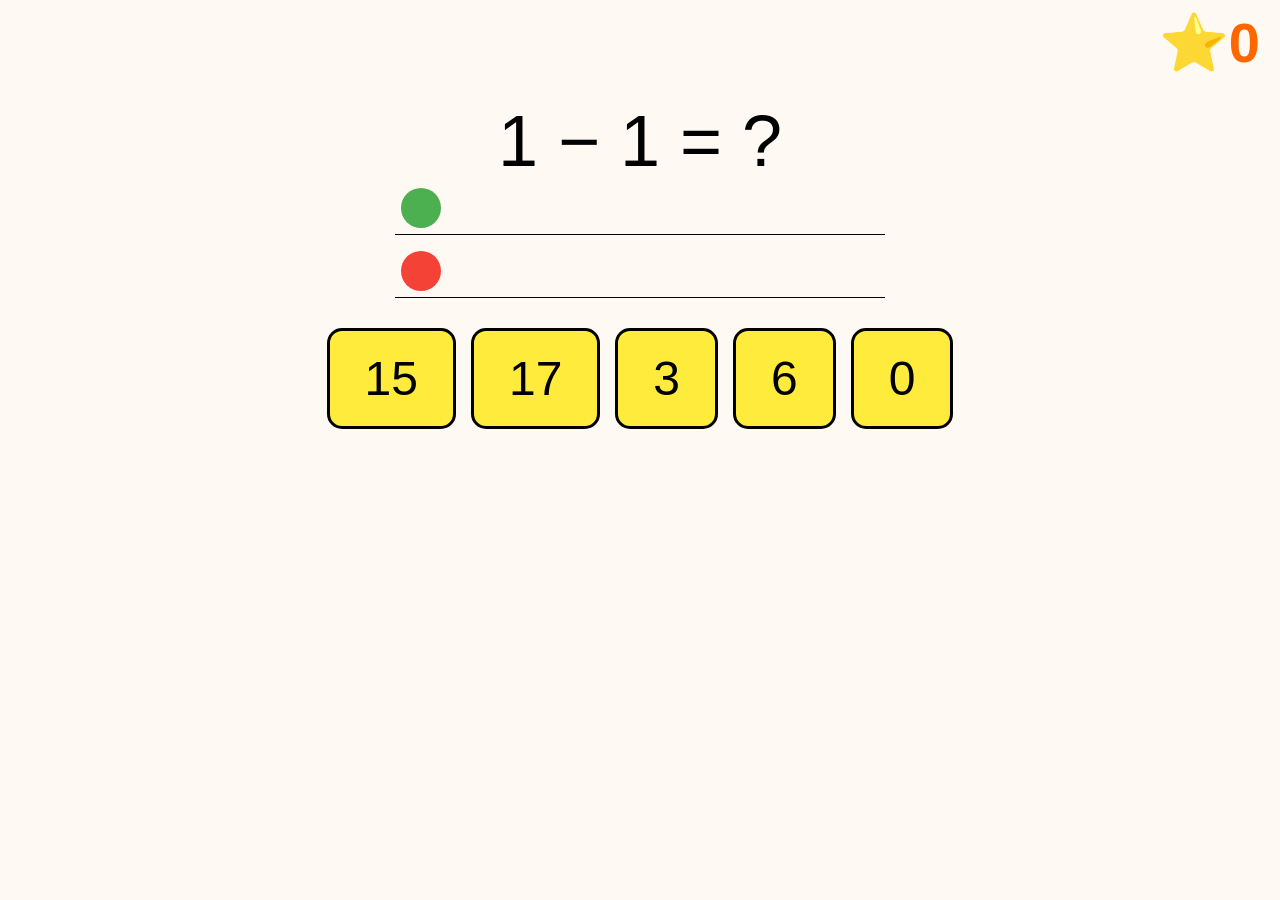
<file: MathQuiz/index.html>
<!DOCTYPE html>
<html lang="ja">
<head>
  <meta charset="UTF-8">
  <title>さんすうクイズ</title>
  <meta name="viewport" content="width=device-width, initial-scale=1.0">
  <style>
    body {
      font-family: 'Yomogi', sans-serif;
      text-align: center;
      background: #fff9f4;
      font-size: 4.5rem; /* 全体フォントをさらに大きく */
      margin: 0;
      padding: 0;
    }
    #score {
      position: absolute;
      top: 10px;
      right: 20px;
      font-size: 3.5rem; /* スコアもさらに大きく */
      font-weight: bold;
      color: #ff6600;
    }
    #quiz-container {
      margin-top: 100px;
    }
    .balls {
      display: grid;
      grid-template-columns: repeat(9, 50px);
      justify-content: start;
      gap: 5px 5px;
      width: fit-content;
      margin: 0 auto;
      margin-bottom: 10px;
      border-bottom: 1px solid #000;
    }
    .ball {
      width: 40px;
      height: 40px;
      margin: 6px;
      border-radius: 50%;
      background-color: #4caf50;
    }
    .ball.sub {
      background-color: #f44336;
    }
    .choices {
      display: flex;
      justify-content: center;
      flex-wrap: wrap;
      margin-top: 30px;
      gap: 15px;
    }
    .choice {
      padding: 20px 35px;
      font-size: 3rem; /* 選択肢も大きく */
      background: #ffeb3b;
      border: 3px solid #000;
      border-radius: 15px;
      cursor: pointer;
      transition: background 0.2s;
    }
    .choice:hover {
      background: #ffd600;
    }
  </style>
</head>
<body>
  <!-- ゲーム画面 -->
  <div id="score">⭐0</div>
  <div id="quiz-container">
    <div id="question"></div>
    <div id="balls"></div>
    <div class="choices" id="choices"></div>
  </div>

  <!-- 専用画面 -->
  <div id="special-screen">
    <div>ポイント管理</div>
    <input type="number" id="deduct-input" placeholder="数を入力">
    <button id="deduct-btn">確定</button>
    <button id="reset-btn">リセット</button>
  </div>

  <script>
    let score = 0;
    let mode = "add"; // add or sub

    const maxProblemValue = 9;   // 問題に使う数の最大値
    const saveKey = 'kodomo_quiz_save_v1'; //セーブキー

    let specialScreenCount = 0; // 専用画面カウント

    function save() {
      localStorage.setItem(saveKey, JSON.stringify({score: score}));
    }
    
    function load() {
      // セーブデータを読み込み
      const data = localStorage.getItem(saveKey);
      if (data) {
        const parsed = JSON.parse(data);
        score = parsed.score || 0;
      }

      // 管理画面のイベント処理
      initialSpecialScreen();
    }

    function initialSpecialScreen(){
      // 専用画面の処理
      const specialScreenDiv = document.getElementById("special-screen");
      const scoreDiv = document.getElementById("score");
      const deductBtn = document.getElementById("deduct-btn");
      const resetBtn = document.getElementById("reset-btn");
      const deductInput = document.getElementById("deduct-input");
      specialScreenDiv.hidden = true;

      // 専用画面を開くイベントを登録
      scoreDiv.addEventListener("click", () => {
        specialScreenCount++; // 変数をカウントアップ
        if(specialScreenCount > 4){
          specialScreenDiv.hidden = false;
          specialScreenCount = 0;          
        }
      });
      deductBtn.addEventListener("click", () => {
        score = score + parseInt(deductInput.value);
        specialScreenDiv.hidden = true;
        updateScore();
      });
      resetBtn.addEventListener("click", () => {
        score = 0;
        localStorage.setItem(saveKey, JSON.stringify({score: score}));
        updateScore();
      });      
    }
    
    function updateScore() {
      document.getElementById("score").textContent = "⭐" + score;
      save();
    }

    function generateProblem() {
      let a, b, answer;

      // モードをランダムで切り替え
      mode = (Math.floor(Math.random() * 10) + 1) % 2 === 1 ? "sub" : "add";

      if (mode === "add") {
        a = Math.floor(Math.random() * maxProblemValue) + 1;
        b = Math.floor(Math.random() * maxProblemValue) + 1;
        answer = a + b;
      } else { // 引き算        
        a = Math.floor(Math.random() * maxProblemValue) + 1;
        b = Math.floor(Math.random() * (a - 1)) + 1;
        answer = a - b;
      }

      document.getElementById("question").textContent =
        mode === "add" ? `${a} ＋ ${b} = ?` : `${a} − ${b} = ?`;

      showBalls(a, b);
      generateChoices(answer);
    }

    function showBalls(a, b) {
      const container = document.getElementById("balls");
      container.innerHTML = "";

      let ballsA = document.createElement("div");
      ballsA.className = "balls";
      for (let i = 0; i < a; i++) {
        let ball = document.createElement("div");
        ball.className = "ball";
        ballsA.appendChild(ball);
      }

      let ballsB = document.createElement("div");
      ballsB.className = "balls";
      for (let i = 0; i < b; i++) {
        let ball = document.createElement("div");
        ball.className = "ball" + (mode === "sub" ? " sub" : "");
        ballsB.appendChild(ball);
      }

      container.appendChild(ballsA);
      container.appendChild(ballsB);
    }

    function changeScore(num){
      score = score + num;
      if (score < 0) {
        score = 0;
      }
    }

    function generateChoices(answer) {
      const container = document.getElementById("choices");
      container.innerHTML = "";

      let choices = new Set([answer]);
      while (choices.size < 5) {
        let rand = Math.floor(Math.random() * (maxProblemValue * 2)) + 1;
        choices.add(rand);
      }

      let choiceArray = Array.from(choices).sort(() => Math.random() - 0.5);

      choiceArray.forEach(num => {
        let btn = document.createElement("button");
        btn.className = "choice";
        btn.textContent = num;
        btn.onclick = () => {
          if (num === answer) {
            changeScore(2);
          }
          else{
            changeScore(-1);
          }
          updateScore();
          generateProblem(); // 正解・不正解どちらでも次の問題へ
        };
        container.appendChild(btn);
      });
    }

    // 右クリック禁止
    document.addEventListener("contextmenu", function(e){
      e.preventDefault();
    });

    // 初回
    load();
    generateProblem();
    updateScore();
  </script>
</body>
</html>
</file>
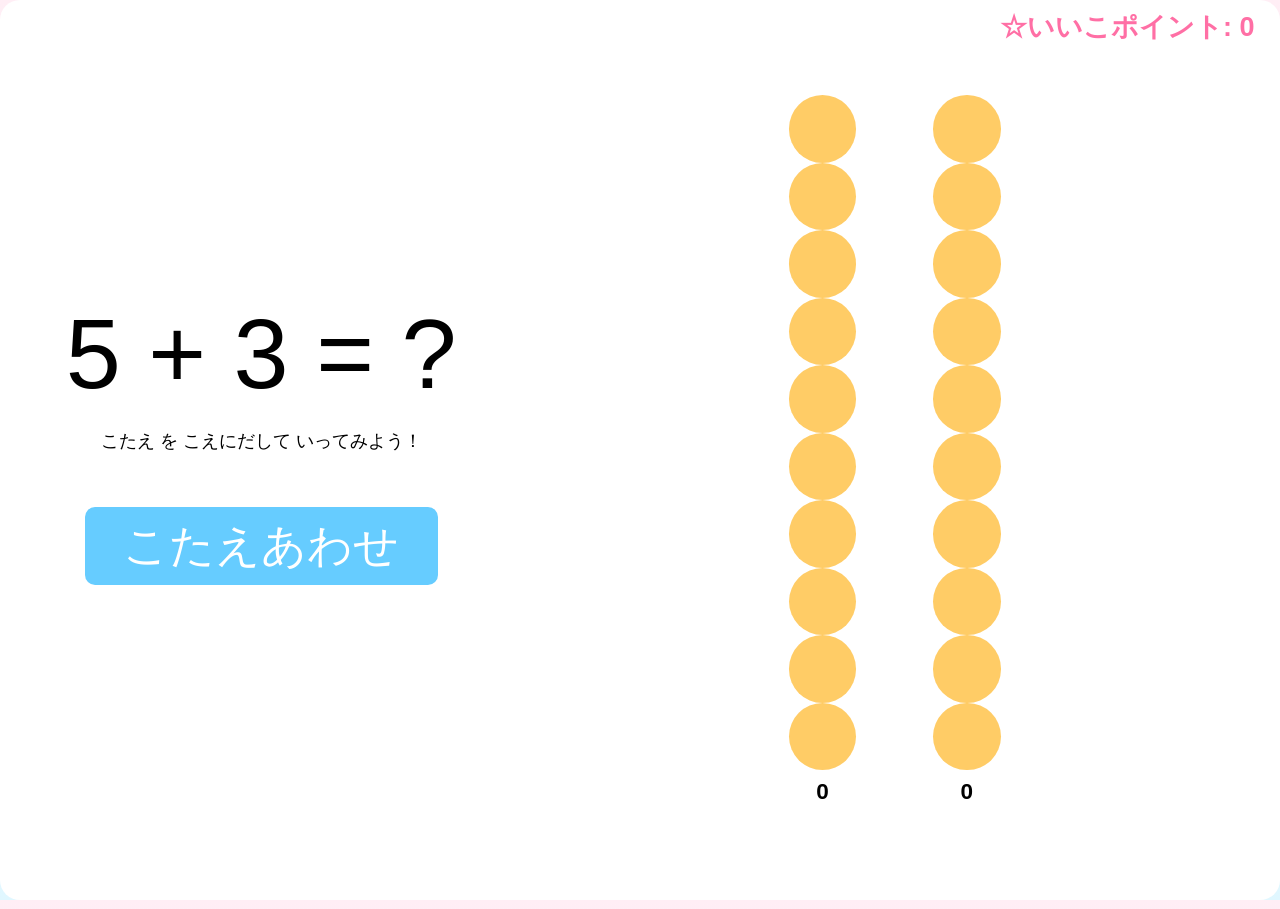
<file: Soroban/index.html>
<!DOCTYPE html>
<html lang="ja">

<head>
    <meta charset="UTF-8">
    <meta name="viewport" content="width=device-width, initial-scale=1.0">
    <title>◇たまそろばん の れんしゅう◇</title>
    <style>
        body {
            margin: 0;
            font-family: 'Arial', sans-serif;
            background: linear-gradient(#ffeef5, #e0f7ff);
            display: flex;
            justify-content: center;
            align-items: center;
            height: 100dvh;
            overflow: hidden;
        }

        #game {
            width: 100vw;
            height: 100%;
            max-width: 1920px;
            background: #fff;
            border-radius: 20px;
            padding: 1vh 1vw;
            box-sizing: border-box;

            /* 左右レイアウト */
            display: grid;
            grid-template-columns: 1fr 1.5fr;
            gap: 1vw;
        }

        /* 左側（問題エリア） */
        #left {
            display: flex;
            flex-direction: column;
            justify-content: center;
            align-items: center;
        }

        #question {
            font-size: 11vh;
        }

        #answer {
            font-size: 2vh;
            margin-top: 2vh;
        }

        button {
            font-size: 5vh;
            padding: 1vh 3vw;
            border: none;
            border-radius: 10px;
            background: #66ccff;
            color: white;
            margin-top: 6vh;
        }

        #result {
            font-size: 5vh;
            margin-top: 2vh;
        }

        /* 右側（そろばん） */
        #right {
            display: flex;
            justify-content: center;
            align-items: center;
        }

        #abacus {
            display: flex;
            justify-content: center;
            align-items: center;
            gap: 6vw;
            width: 100%;
            height: 100%;
            padding: 2vh 0;
        }

        .column {
            display: flex;
            flex-direction: column-reverse;
            align-items: center;
            justify-content: space-evenly;
            height: 100%;
        }

        .label {
            font-size: 2vh;
            text-align: center;
            margin-top: 1vh;
        }

        .bead {
            width: min(7.5vh, 7.5vw);
            height: min(7.5vh, 7.5vw);
            background: #ffcc66;
            border-radius: 50%;
            cursor: pointer;
        }

        .bead.active {
            background: #ff8844;
            transform: translateY(-2vh);
        }

        #score {
            position: absolute;
            top: 1vh;
            right: 2vw;
            font-size: 3vh;
            font-weight: bold;
            color: #ff6fa5;
        }   
        
        .tensLabel {
            font-size: 2.5vh;
            font-weight: bold;
            margin-top: 1vh;
            align-content: center;
            text-align: center;
        }

        .onesLabel {
            font-size: 2.5vh;
            font-weight: bold;
            margin-top: 1vh;
            align-content: center;
            text-align: center;
        }

        #sakura-container {
            position: fixed;
            top: 0;
            left: 0;
            width: 100%;
            height: 100%;
            pointer-events: none;
            overflow: hidden;
        }

        .sakura {
            position: absolute;
            width: 1.5vh;
            height: 1vh;
            border-radius: 2px;
            opacity: 0.9;
            animation: fall linear forwards;
        }

        @keyframes fall {
            0% {
                transform: translateY(-5vh) rotate(0deg);
            }
            100% {
                transform: translateY(105vh) rotate(720deg);
            }
        }        
    </style>
</head>

<body>
    <div id="game">

        <div id="score">☆いいこポイント: 0</div>

        <div id="left">
            <div id="question"></div>
            <div id="answer">こたえ を こえにだして いってみよう！</div>
            <button onclick="checkAnswer()">こたえあわせ</button>
            <div id="result"></div>
        </div>

        <div id="right">
            <div id="abacus"></div>
        </div>

        <!-- 正解アニメーション用のコンテナ -->
        <div id="sakura-container"></div>
    </div>

    <script>
        let num1, num2, correct;
        let ones = [], tens = [];
        let prevTens = 0;
        let score = 0;

        function newQuestion() {
            operator = Math.random() < 0.5 ? '+' : '-';

            num1 = Math.floor(Math.random() * 9) + 1;
            num2 = Math.floor(Math.random() * 9) + 1;

            if (operator === '+') {
                correct = num1 + num2;
            } else {
                // マイナスでマイナス結果にならないように
                if (num1 < num2) [num1, num2] = [num2, num1];
                correct = num1 - num2;
            }

            document.getElementById('question').innerText = `${num1} ${operator} ${num2} = ?`;
            document.getElementById('result').innerText = '';

            createAbacus();
        }

        function createColumn(arr) {
            const col = document.createElement('div');
            col.className = 'column';

            for (let i = 0; i < 10; i++) {
                const bead = document.createElement('div');
                bead.className = 'bead';

                bead.addEventListener('click', () => {
                    const reversed = [...arr].reverse(); // 上→下順にする
                    const index = reversed.indexOf(bead);

                    if (!bead.classList.contains('active')) {
                        const canActivate = reversed
                            .slice(0, index)
                            .every(b => b.classList.contains('active'));

                        if (!canActivate) return;

                        bead.classList.add('active');
                    } else {
                        // 1つずつしか減らせないようにする
                        const activeBeads = reversed.filter(b => b.classList.contains('active'));
                        const lastActive = activeBeads[activeBeads.length - 1];

                        if (bead !== lastActive) return;

                        bead.classList.remove('active');                        
                    }

                    updateAnswer();
                });

                col.appendChild(bead);
                arr.push(bead);
            }

            return col;
        }

        function createAbacus() {
            const abacus = document.getElementById('abacus');
            abacus.innerHTML = '';
            ones = [];
            tens = [];
            prevTens = 0;

            const tensCol = createColumn(tens);
            const onesCol = createColumn(ones);

            const tensWrap = document.createElement('div');
            tensWrap.appendChild(tensCol);
            const tensLabel = document.createElement('div');
            tensLabel.innerText = '0';
            tensLabel.className = 'tensLabel';
            tensLabel.id = 'tensLabel';
            tensWrap.appendChild(tensLabel);

            const onesWrap = document.createElement('div');
            onesWrap.appendChild(onesCol);
            const onesLabel = document.createElement('div');
            onesLabel.innerText = '0';
            onesLabel.className = 'onesLabel';
            onesLabel.id = 'onesLabel';
            onesWrap.appendChild(onesLabel);

            abacus.appendChild(tensWrap);
            abacus.appendChild(onesWrap);

            updateAnswer();
        }

        function updateAnswer() {
            let oneCount = ones.filter(b => b.classList.contains('active')).length;
            let tenCount = tens.filter(b => b.classList.contains('active')).length;

            // 1の位が10になったら10の位を増やして1の位リセット
            if (oneCount === 10) {
                ones.forEach(b => b.classList.remove('active'));
                oneCount = 0;

                // 10の位を+1（順番ルールに従ってON）
                for (let bead of [...tens].reverse()) {
                    if (!bead.classList.contains('active')) {
                        bead.classList.add('active');
                        break;
                    }
                }
                tenCount++;
            }

            // 10の位が0に減ったら → 1の位すべてON
            if (prevTens >= 1 && tenCount == 0) {
                ones.forEach(b => b.classList.add('active'));
                ones[0].classList.remove('active')
                oneCount = 9;
            }

            prevTens = tenCount;

            // ラベルを更新
            let label = document.getElementById('tensLabel');
            if (label) {
                label.innerText = tenCount;
            }
            label = document.getElementById('onesLabel');
            if (label) {
                label.innerText = oneCount;
            }
        }

        function checkAnswer() {
            let oneCount = ones.filter(b => b.classList.contains('active')).length;
            let tenCount = tens.filter(b => b.classList.contains('active')).length;
            let user = tenCount * 10 + oneCount;

            if (user === correct) {
                document.getElementById('result').innerText = 'せいかい！ 🎉';
                document.getElementById('question').innerText = `${num1} ${operator} ${num2} = ${correct}`;
                score = score + 2;
                dropSakura();
                setTimeout(newQuestion, 1200);
            } else {
                document.getElementById('result').innerText = 'ちがうよ 😢';
                score = score -1;
                if(score < 0) score = 0;
            }

            document.getElementById('score').innerText = `☆いいこポイント: ${score}`;
        }

        // 正解時のアニメーション
        function dropSakura() {
            const container = document.getElementById('sakura-container');

            for (let i = 0; i < 70; i++) {
                const petal = document.createElement('div');
                petal.className = 'sakura';

                const colors = ['#ff6fa5', '#66ccff', '#ffd966', '#66ff99', '#ff9966'];
                petal.style.background = colors[Math.floor(Math.random() * colors.length)];

                const size = 1.5 + Math.random() * 1.5;
                petal.style.width = size + 'vh';
                petal.style.height = size + 'vh';

                petal.style.left = Math.random() * 100 + 'vw';
                petal.style.top = Math.random() * 20 + 'vh';
                petal.style.animationDuration = (2 + Math.random() * 2) + 's';

                container.appendChild(petal);

                setTimeout(() => petal.remove(), 1200);
            }
        }        

        newQuestion();
    </script>
</body>

</html>
</file>
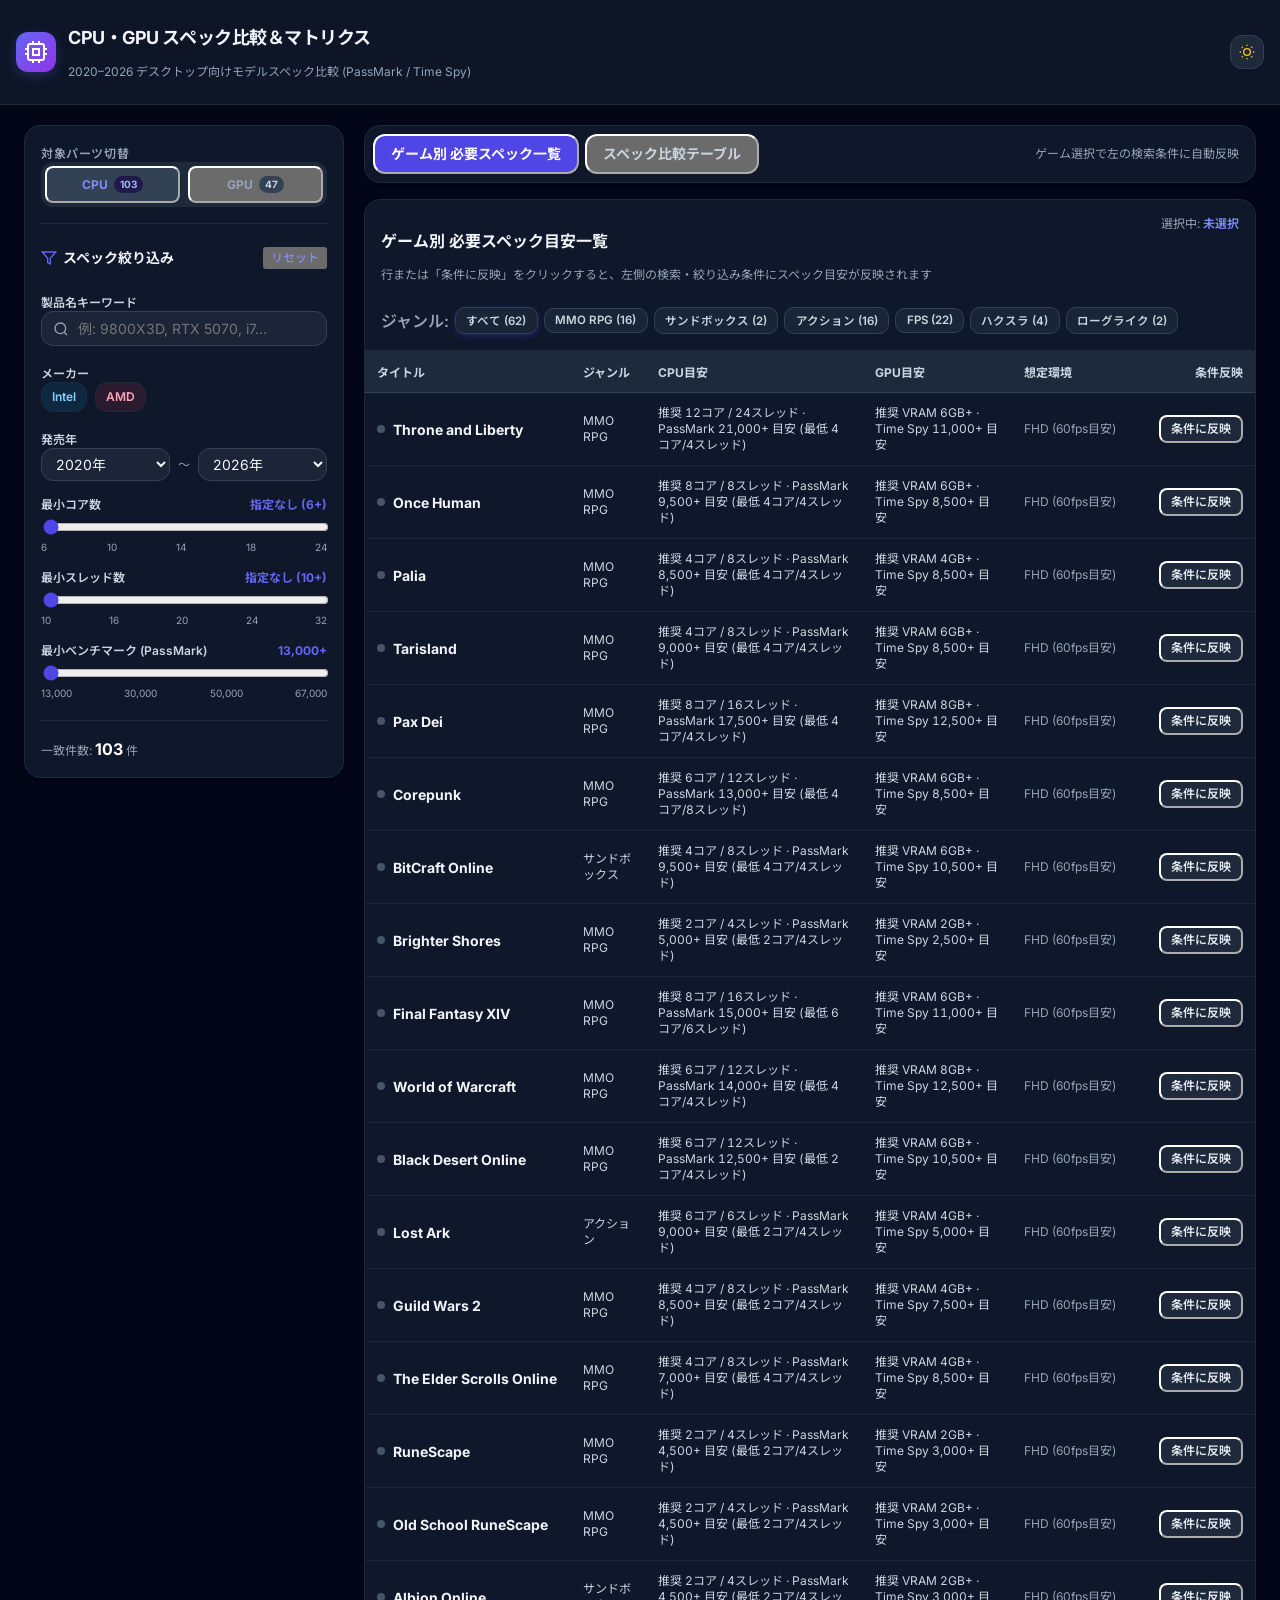
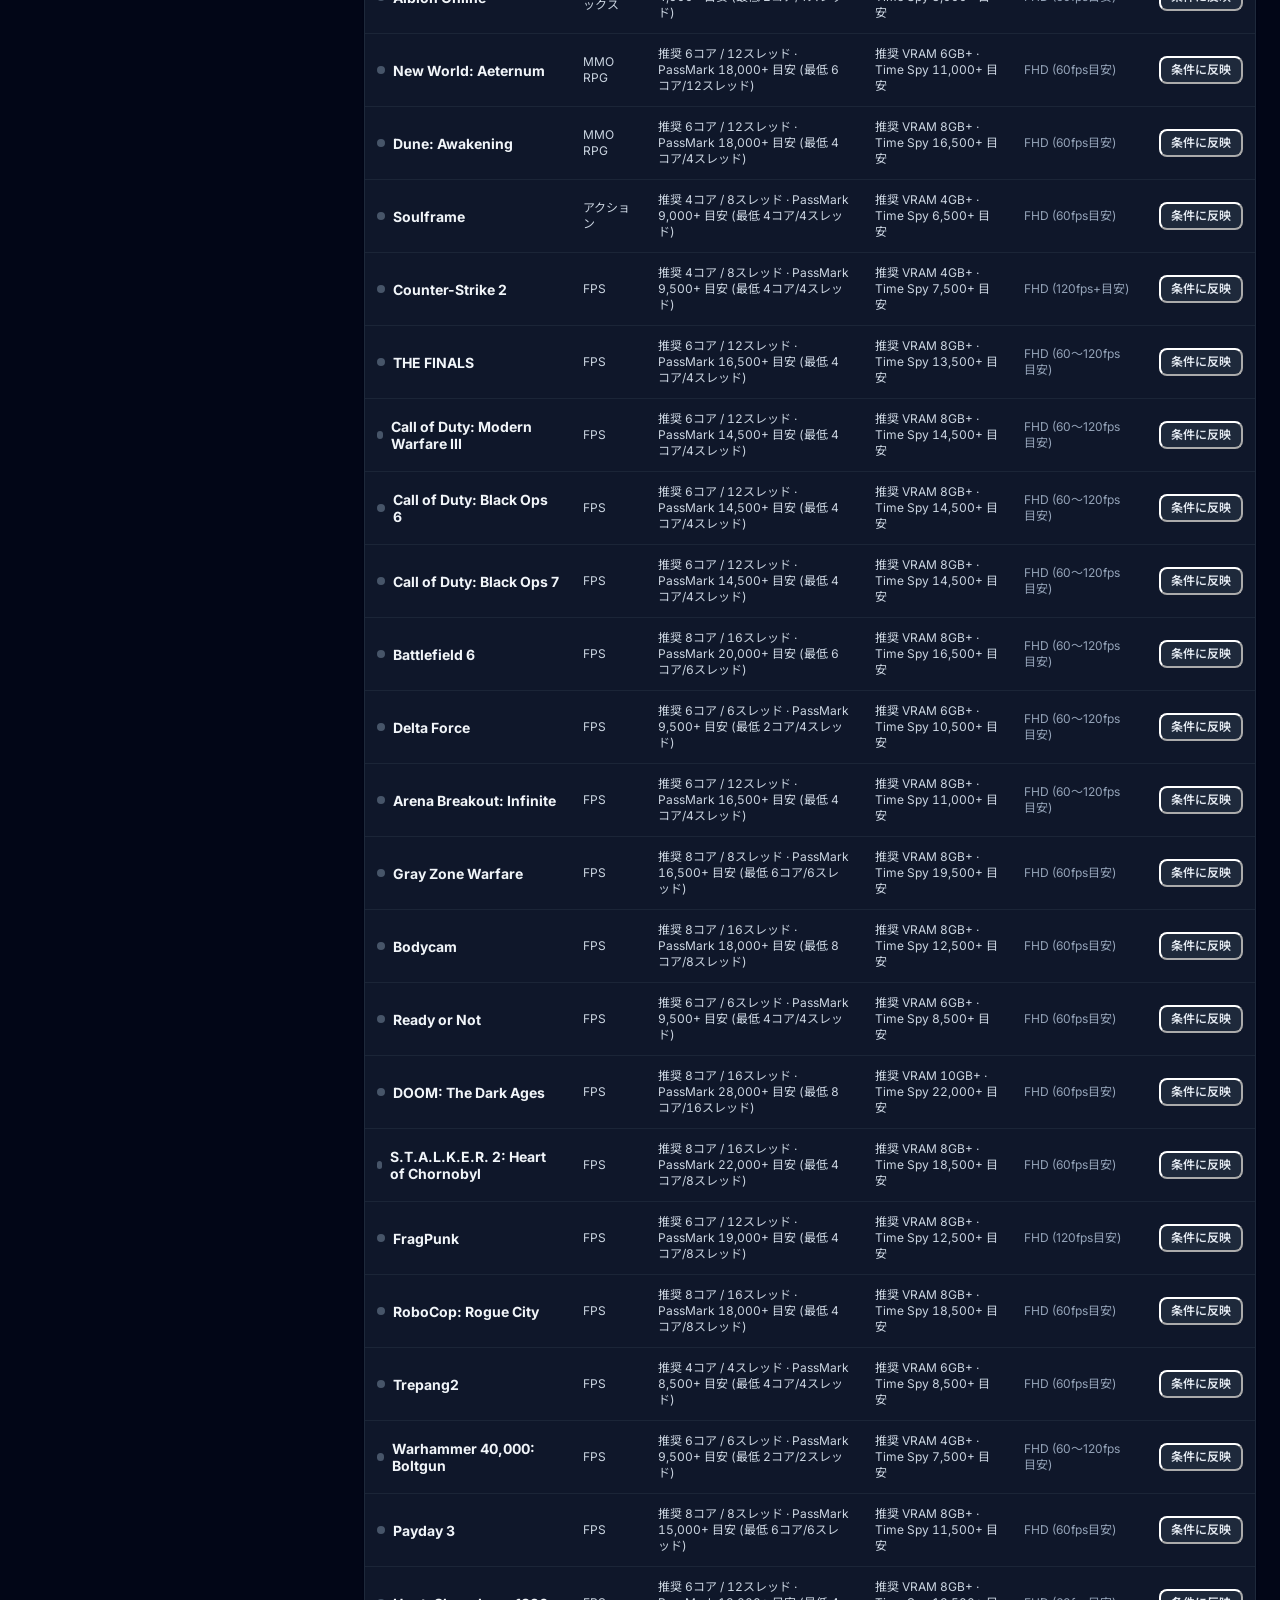
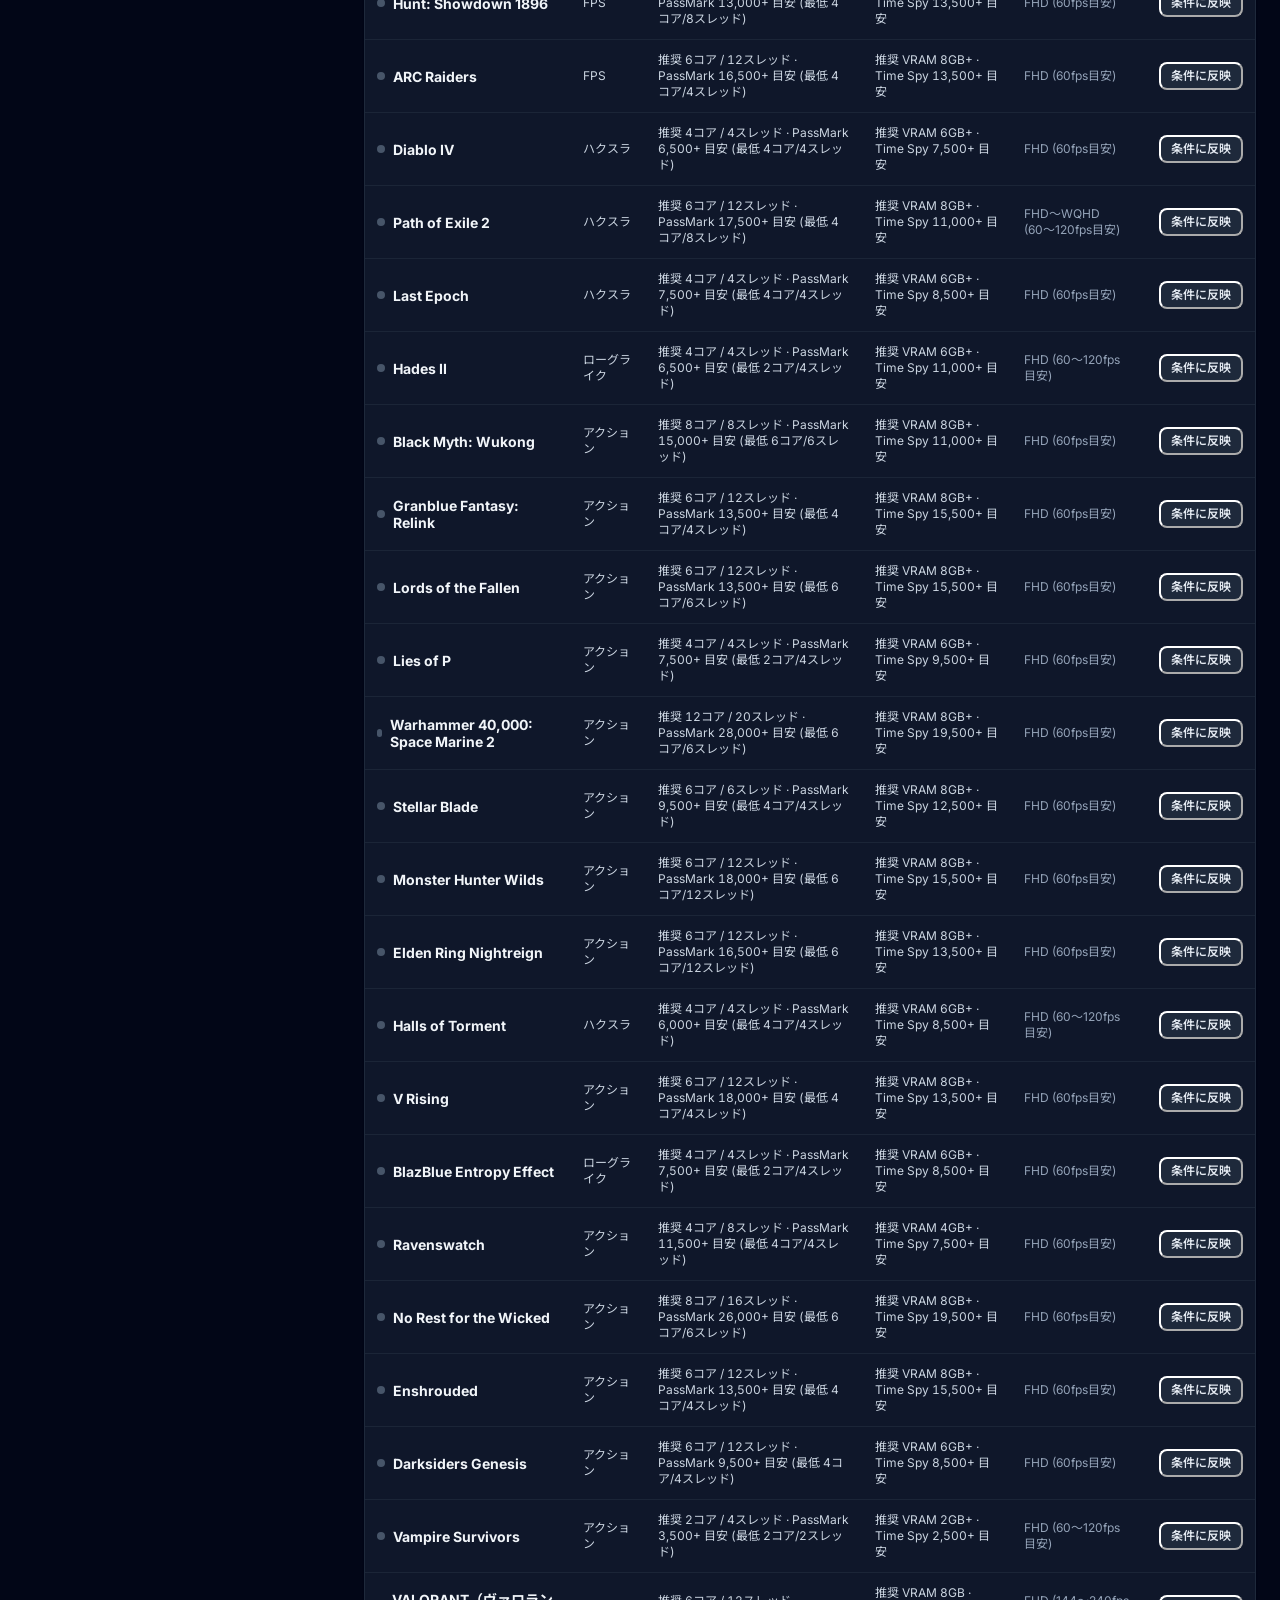
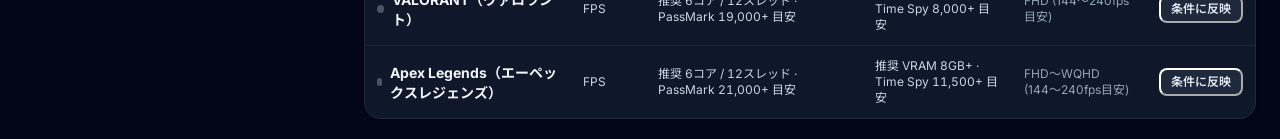
<file: pc_spec_model/cpu_gpu_cleaned-v5.html>
<!DOCTYPE html>
<html lang="ja" class="dark">
<head>
  <meta charset="UTF-8" />
  <meta name="viewport" content="width=device-width, initial-scale=1.0" />
  <title>CPU・GPU スペック比較ダッシュボード (2020-2026)</title>
  <link rel="preconnect" href="https://fonts.googleapis.com" />
  <link rel="preconnect" href="https://fonts.gstatic.com" crossorigin />
  <link href="https://fonts.googleapis.com/css2?family=Inter:wght@400;500;600;700&family=Noto+Sans+JP:wght@400;500;600;700&display=swap" rel="stylesheet" />
  <style>
    :root {
      color-scheme: light;
    }
    html.dark {
      color-scheme: dark;
    }
    *, *::before, *::after {
      box-sizing: border-box;
    }
    body {
      margin: 0;
      font-family: 'Inter', 'Noto Sans JP', -apple-system, BlinkMacSystemFont, sans-serif;
      background-color: #f8fafc;
      color: #0f172a;
      min-height: 100vh;
      display: flex;
      flex-direction: column;
      transition: background-color 0.2s ease, color 0.2s ease;
    }
    html.dark body {
      background-color: #020617;
      color: #f1f5f9;
    }
    ::selection {
      background-color: #6366f1;
      color: #ffffff;
    }
    button, input, select {
      font-family: inherit;
      color: inherit;
    }
    button {
      cursor: pointer;
    }

    /* カスタムスクロールバー */
    ::-webkit-scrollbar {
      width: 8px;
      height: 8px;
    }
    ::-webkit-scrollbar-track {
      background: transparent;
    }
    ::-webkit-scrollbar-thumb {
      background: rgba(148, 163, 184, 0.35);
      border-radius: 9999px;
    }
    ::-webkit-scrollbar-thumb:hover {
      background: rgba(148, 163, 184, 0.55);
    }

    /* ユーティリティ＆レイアウト */
    .hidden { display: none !important; }
    .sr-only {
      position: absolute;
      width: 1px;
      height: 1px;
      padding: 0;
      margin: -1px;
      overflow: hidden;
      clip: rect(0, 0, 0, 0);
      white-space: nowrap;
      border-width: 0;
    }
    .flex { display: flex; }
    .flex-1 { flex: 1 1 0%; }
    .flex-col { flex-direction: column; }
    .flex-wrap { flex-wrap: wrap; }
    .items-center { align-items: center; }
    .justify-between { justify-content: space-between; }
    .justify-center { justify-content: center; }
    .shrink-0 { flex-shrink: 0; }
    .min-w-0 { min-width: 0; }
    .w-full { width: 100%; }
    .w-10 { width: 2.5rem; }
    .h-10 { height: 2.5rem; }
    .w-6 { width: 1.5rem; }
    .h-6 { height: 1.5rem; }
    .w-4 { width: 1rem; }
    .h-4 { height: 1rem; }
    .w-3\.5 { width: 0.875rem; }
    .h-3\.5 { height: 0.875rem; }
    .w-2 { width: 0.5rem; }
    .h-2 { height: 0.5rem; }
    .w-1\.5 { width: 0.375rem; }
    .h-1\.5 { height: 0.375rem; }
    .w-12 { width: 3rem; }
    .w-16 { width: 4rem; }
    .w-28 { width: 7rem; }
    .h-2\.5 { height: 0.625rem; }
    .min-w-\[200px\] { min-width: 200px; }
    .min-w-\[680px\] { min-width: 680px; }
    .min-w-\[760px\] { min-width: 760px; }
    .max-h-\[72vh\] { max-height: 72vh; }

    .grid { display: grid; }
    .grid-cols-2 { grid-template-columns: repeat(2, minmax(0, 1fr)); }

    .gap-1 { gap: 0.25rem; }
    .gap-1\.5 { gap: 0.375rem; }
    .gap-2 { gap: 0.5rem; }
    .gap-3 { gap: 0.75rem; }
    .gap-4 { gap: 1rem; }
    .gap-5 { gap: 1.25rem; }
    .space-y-4 > * + * { margin-top: 1rem; }

    .p-1 { padding: 0.25rem; }
    .p-2 { padding: 0.5rem; }
    .p-3 { padding: 0.75rem; }
    .p-4 { padding: 1rem; }
    .p-8 { padding: 2rem; }
    .px-1\.5 { padding-left: 0.375rem; padding-right: 0.375rem; }
    .px-2 { padding-left: 0.5rem; padding-right: 0.5rem; }
    .px-2\.5 { padding-left: 0.625rem; padding-right: 0.625rem; }
    .px-3 { padding-left: 0.75rem; padding-right: 0.75rem; }
    .px-4 { padding-left: 1rem; padding-right: 1rem; }
    .py-0\.5 { padding-top: 0.125rem; padding-bottom: 0.125rem; }
    .py-1 { padding-top: 0.25rem; padding-bottom: 0.25rem; }
    .py-1\.5 { padding-top: 0.375rem; padding-bottom: 0.375rem; }
    .py-2 { padding-top: 0.5rem; padding-bottom: 0.5rem; }
    .py-2\.5 { padding-top: 0.625rem; padding-bottom: 0.625rem; }
    .py-3 { padding-top: 0.75rem; padding-bottom: 0.75rem; }
    .py-5 { padding-top: 1.25rem; padding-bottom: 1.25rem; }
    .pl-9 { padding-left: 2.25rem; }
    .pr-3 { padding-right: 0.75rem; }
    .pt-3 { padding-top: 0.75rem; }
    .pt-4 { padding-top: 1rem; }
    .mb-1 { margin-bottom: 0.25rem; }
    .mb-1\.5 { margin-bottom: 0.375rem; }
    .mb-2 { margin-bottom: 0.5rem; }
    .mb-3 { margin-bottom: 0.75rem; }
    .mb-4 { margin-bottom: 1rem; }
    .mt-0\.5 { margin-top: 0.125rem; }
    .mt-5 { margin-top: 1.25rem; }
    .mx-auto { margin-left: auto; margin-right: auto; }

    .max-w-\[1600px\] { max-width: 1600px; }

    .text-left { text-align: left; }
    .text-center { text-align: center; }
    .text-right { text-align: right; }

    .text-\[10px\] { font-size: 10px; line-height: 1.3; }
    .text-xs { font-size: 0.75rem; line-height: 1rem; }
    .text-sm { font-size: 0.875rem; line-height: 1.25rem; }
    .text-base { font-size: 1rem; line-height: 1.5rem; }
    .text-lg { font-size: 1.125rem; line-height: 1.75rem; }

    .font-medium { font-weight: 500; }
    .font-semibold { font-weight: 600; }
    .font-bold { font-weight: 700; }
    .font-mono { font-variant-numeric: tabular-nums; }
    .tracking-tight { letter-spacing: -0.025em; }
    .tracking-wider { letter-spacing: 0.05em; }
    .uppercase { text-transform: uppercase; }
    .leading-tight { line-height: 1.25; }
    .whitespace-nowrap { white-space: nowrap; }
    .select-none { user-select: none; }
    .cursor-pointer { cursor: pointer; }
    .overflow-hidden { overflow: hidden; }
    .overflow-x-auto { overflow-x: auto; }

    .rounded-lg { border-radius: 0.5rem; }
    .rounded-xl { border-radius: 0.75rem; }
    .rounded-2xl { border-radius: 1rem; }
    .rounded-full { border-radius: 9999px; }

    .border { border: 1px solid #e2e8f0; }
    html.dark .border { border-color: #1e293b; }
    .border-b { border-bottom: 1px solid #e2e8f0; }
    html.dark .border-b { border-bottom-color: #1e293b; }
    .border-t { border-top: 1px solid #e2e8f0; }
    html.dark .border-t { border-top-color: #1e293b; }

    .shadow-xs { box-shadow: 0 1px 2px rgba(15, 23, 42, 0.06); }
    .shadow-sm { box-shadow: 0 1px 3px rgba(15, 23, 42, 0.08), 0 1px 2px rgba(15, 23, 42, 0.04); }
    .shadow-md { box-shadow: 0 4px 10px -2px rgba(15, 23, 42, 0.12); }
    .shadow-lg { box-shadow: 0 10px 25px -5px rgba(15, 23, 42, 0.25); }

    /* ポジション＆オーバーレイ */
    .sticky { position: sticky; }
    .top-0 { top: 0; }
    .z-10 { z-index: 10; }
    .z-30 { z-index: 30; }
    .z-50 { z-index: 50; }
    .relative { position: relative; }
    .absolute { position: absolute; }
    .fixed { position: fixed; }
    .bottom-5 { bottom: 1.25rem; }
    .right-5 { right: 1.25rem; }
    .left-3 { left: 0.75rem; }
    .top-2\.5 { top: 0.625rem; }
    .pointer-events-none { pointer-events: none; }
    .pointer-events-auto { pointer-events: auto; }
    .transition { transition: all 0.15s ease; }
    .transition-all { transition: all 0.18s ease; }
    .transition-colors { transition: background-color 0.15s ease, color 0.15s ease, border-color 0.15s ease; }
    .duration-300 { transition-duration: 300ms; }
    .transform { transform: translateY(0); }
    .translate-y-2 { transform: translateY(0.5rem); }
    .opacity-0 { opacity: 0; }
    .opacity-75 { opacity: 0.75; }

    /* カラートークン */
    .bg-white { background-color: #ffffff; }
    html.dark .bg-white { background-color: #0f172a; }
    html.dark .dark\:bg-slate-900 { background-color: #0f172a; }
    html.dark .dark\:bg-slate-950 { background-color: #020617; }
    html.dark .dark\:bg-slate-800 { background-color: #1e293b; }
    html.dark .dark\:bg-slate-800\/80 { background-color: rgba(30, 41, 59, 0.8); }
    html.dark .dark\:bg-slate-800\/40 { background-color: rgba(30, 41, 59, 0.4); }
    html.dark .dark\:bg-slate-700 { background-color: #334155; }
    html.dark .dark\:bg-indigo-950 { background-color: #1e1b4b; }
    html.dark .dark\:bg-indigo-950\/50 { background-color: rgba(30, 27, 75, 0.5); }
    .bg-slate-50 { background-color: #f8fafc; }
    .bg-slate-100 { background-color: #f1f5f9; }
    .bg-slate-200 { background-color: #e2e8f0; }
    .bg-slate-300 { background-color: #cbd5e1; }
    html.dark .dark\:bg-slate-600 { background-color: #475569; }
    .bg-slate-400 { background-color: #94a3b8; }
    .bg-slate-900 { background-color: #0f172a; }
    .bg-indigo-600 { background-color: #4f46e5; color: #ffffff; }
    .bg-indigo-600:hover { background-color: #4338ca; }
    .bg-indigo-100 { background-color: #e0e7ff; }
    .bg-indigo-50\/90 { background-color: rgba(238, 242, 255, 0.9); }
    .bg-indigo-500 { background-color: #6366f1; }
    .bg-sky-500 { background-color: #0ea5e9; }
    .bg-rose-500 { background-color: #f43f5e; }
    .bg-rose-600 { background-color: #e11d48; }
    .bg-emerald-500 { background-color: #10b981; }

    .text-white { color: #ffffff; }
    .text-slate-400 { color: #94a3b8; }
    .text-slate-500 { color: #64748b; }
    .text-slate-600 { color: #475569; }
    .text-slate-700 { color: #334155; }
    .text-slate-800 { color: #1e293b; }
    .text-slate-900 { color: #0f172a; }
    html.dark .dark\:text-white { color: #ffffff; }
    html.dark .dark\:text-slate-100 { color: #f1f5f9; }
    html.dark .dark\:text-slate-200 { color: #e2e8f0; }
    html.dark .dark\:text-slate-300 { color: #cbd5e1; }
    html.dark .dark\:text-slate-400 { color: #94a3b8; }
    .text-indigo-500 { color: #6366f1; }
    .text-indigo-600 { color: #4f46e5; }
    html.dark .dark\:text-indigo-400 { color: #818cf8; }
    .text-indigo-700 { color: #4338ca; }
    html.dark .dark\:text-indigo-300 { color: #a5b4fc; }
    .text-amber-400 { color: #fbbf24; }

    .border-slate-100 { border-color: #f1f5f9; }
    .border-slate-200 { border-color: #e2e8f0; }
    .border-slate-700 { border-color: #334155; }
    html.dark .dark\:border-slate-800 { border-color: #1e293b; }
    html.dark .dark\:border-slate-700 { border-color: #334155; }
    html.dark .dark\:border-slate-700\/60 { border-color: rgba(51, 65, 85, 0.6); }
    .border-rose-500 { border-color: #f43f5e; }

    /* ジャンル絞り込みボタン */
    .genre-filter-btn {
      padding: 0.3rem 0.65rem;
      border-radius: 0.6rem;
      font-size: 0.72rem;
      font-weight: 600;
      border: 1px solid #e2e8f0;
      background-color: #f8fafc;
      color: #475569;
      transition: all 0.15s ease;
    }
    html.dark .genre-filter-btn {
      border-color: #334155;
      background-color: rgba(30, 41, 59, 0.75);
      color: #cbd5e1;
    }
    .genre-filter-btn:hover {
      border-color: #6366f1;
      color: #4f46e5;
    }
    html.dark .genre-filter-btn:hover {
      border-color: #818cf8;
      color: #a5b4fc;
      background-color: rgba(30, 41, 59, 1);
    }
    .genre-filter-btn.is-active {
      background-color: #4f46e5;
      border-color: #4f46e5;
      color: #ffffff;
      box-shadow: 0 2px 6px rgba(79, 70, 229, 0.3);
    }
    .genre-filter-btn.is-active:hover {
      background-color: #4338ca;
      border-color: #4338ca;
      color: #ffffff;
    }

    /* メーカーバッジ */
    .maker-pill-intel {
      background-color: rgba(14, 165, 233, 0.12);
      color: #0369a1;
      border-color: rgba(14, 165, 233, 0.35);
    }
    html.dark .maker-pill-intel {
      color: #7dd3fc;
    }
    .maker-pill-intel:hover {
      background-color: rgba(14, 165, 233, 0.22);
    }

    .maker-pill-amd {
      background-color: rgba(244, 63, 94, 0.12);
      color: #be123c;
      border-color: rgba(244, 63, 94, 0.35);
    }
    html.dark .maker-pill-amd {
      color: #fda4af;
    }
    .maker-pill-amd:hover {
      background-color: rgba(244, 63, 94, 0.22);
    }

    .maker-pill-nvidia {
      background-color: rgba(16, 185, 129, 0.12);
      color: #047857;
      border-color: rgba(16, 185, 129, 0.35);
    }
    html.dark .maker-pill-nvidia {
      color: #6ee7b7;
    }
    .maker-pill-nvidia:hover {
      background-color: rgba(16, 185, 129, 0.22);
    }

    .maker-pill-default {
      background-color: rgba(100, 116, 139, 0.12);
      color: #334155;
      border-color: rgba(100, 116, 139, 0.35);
    }
    html.dark .maker-pill-default {
      color: #cbd5e1;
    }

    /* ホバー＆フォーカス状態 */
    button:hover,
    a:hover,
    .hover\:bg-slate-100:hover {
      background-color: #f1f5f9;
    }
    html.dark button:hover,
    html.dark a:hover,
    html.dark .dark\:hover\:bg-slate-700:hover {
      background-color: #334155;
    }
    html.dark .dark\:hover\:bg-slate-800:hover {
      background-color: #1e293b;
    }
    .hover\:bg-indigo-600:hover,
    html.dark .dark\:hover\:bg-indigo-600:hover {
      background-color: #4f46e5;
      color: #ffffff;
    }
    .hover\:underline:hover {
      text-decoration: underline;
    }
    .hover\:bg-slate-50:hover {
      background-color: #f8fafc;
    }
    html.dark .dark\:hover\:bg-slate-800\/50:hover {
      background-color: rgba(30, 41, 59, 0.5);
    }
    .hover\:bg-slate-200\/70:hover {
      background-color: rgba(226, 232, 240, 0.7);
    }
    html.dark .dark\:hover\:bg-slate-700\/70:hover {
      background-color: rgba(51, 65, 85, 0.7);
    }
    html.dark .dark\:hover\:text-white:hover {
      color: #ffffff;
    }
    input:focus,
    select:focus {
      outline: none;
      border-color: #6366f1;
      box-shadow: 0 0 0 2px rgba(99, 102, 241, 0.3);
    }

    /* ヘッダー・ブランドアイコン・フォーム要素 */
    .app-header {
      position: sticky;
      top: 0;
      z-index: 30;
      border-bottom: 1px solid #e2e8f0;
      background-color: rgba(255, 255, 255, 0.92);
      backdrop-filter: blur(12px);
    }
    html.dark .app-header {
      border-bottom-color: #1e293b;
      background-color: rgba(15, 23, 42, 0.92);
    }
    .brand-badge {
      width: 2.5rem;
      height: 2.5rem;
      border-radius: 0.75rem;
      background: linear-gradient(135deg, #6366f1, #9333ea);
      display: flex;
      align-items: center;
      justify-content: center;
      color: #ffffff;
      box-shadow: 0 4px 12px rgba(99, 102, 241, 0.25);
      flex-shrink: 0;
    }
    .theme-btn {
      padding: 0.5rem;
      border-radius: 0.75rem;
      background-color: #ffffff;
      border: 1px solid #e2e8f0;
      box-shadow: 0 1px 2px rgba(15, 23, 42, 0.06);
      display: inline-flex;
      align-items: center;
      justify-content: center;
    }
    html.dark .theme-btn {
      background-color: #1e293b;
      border-color: #334155;
    }
    .icon-sun { display: none; }
    .icon-moon { display: block; color: #334155; }
    html.dark .icon-sun { display: block; color: #fbbf24; }
    html.dark .icon-moon { display: none; }

    .input-control {
      width: 100%;
      padding: 0.5rem 0.75rem;
      font-size: 0.875rem;
      border-radius: 0.75rem;
      background-color: #f8fafc;
      border: 1px solid #e2e8f0;
      color: #0f172a;
    }
    html.dark .input-control {
      background-color: rgba(30, 41, 59, 0.8);
      border-color: #334155;
      color: #f1f5f9;
    }
    .input-control.with-icon {
      padding-left: 2.25rem;
    }
    .select-control {
      width: 100%;
      padding: 0.375rem 0.625rem;
      font-size: 0.875rem;
      border-radius: 0.75rem;
      background-color: #f8fafc;
      border: 1px solid #e2e8f0;
      color: #0f172a;
    }
    html.dark .select-control {
      background-color: rgba(30, 41, 59, 0.8);
      border-color: #334155;
      color: #f1f5f9;
    }
    .range-control {
      width: 100%;
      accent-color: #4f46e5;
      cursor: pointer;
    }

    /* テーブルスタイル */
    table {
      width: 100%;
      border-collapse: collapse;
      text-align: left;
    }
    .table-head {
      background-color: #f1f5f9;
      border-bottom: 1px solid #e2e8f0;
      font-size: 0.75rem;
      font-weight: 700;
      color: #475569;
    }
    html.dark .table-head {
      background-color: #1e293b;
      border-bottom-color: #334155;
      color: #cbd5e1;
    }
    .table-body {
      font-size: 0.875rem;
    }
    .table-body tr {
      border-bottom: 1px solid rgba(226, 232, 240, 0.8);
    }
    html.dark .table-body tr {
      border-bottom-color: rgba(30, 41, 59, 0.8);
    }
    .table-body tr:last-child {
      border-bottom: none;
    }
    .progress-track {
      flex: 1;
      height: 0.625rem;
      border-radius: 9999px;
      background-color: #f1f5f9;
      overflow: hidden;
    }
    html.dark .progress-track {
      background-color: #1e293b;
    }
    .progress-fill {
      height: 100%;
      border-radius: 9999px;
    }

    /* レスポンシブ */
    .main-layout {
      flex: 1 1 auto;
      max-width: 1600px;
      width: 100%;
      margin: 0 auto;
      padding: 1.25rem 1rem;
      display: flex;
      flex-direction: column;
      gap: 1.25rem;
    }
    .sidebar-panel {
      width: 100%;
      flex-shrink: 0;
      display: flex;
      flex-direction: column;
      gap: 1rem;
    }
    @media (min-width: 640px) {
      .main-layout {
        padding-left: 1.5rem;
        padding-right: 1.5rem;
      }
      .header-inner {
        padding-left: 1.5rem;
        padding-right: 1.5rem;
      }
      .sm-text-sm {
        font-size: 0.875rem;
        line-height: 1.25rem;
      }
      .sm-text-lg {
        font-size: 1.125rem;
        line-height: 1.75rem;
      }
      .sm-text-sm-cell {
        font-size: 0.875rem;
        line-height: 1.25rem;
      }
    }
    @media (min-width: 1024px) {
      .main-layout {
        flex-direction: row;
        align-items: flex-start;
      }
      .sidebar-panel {
        width: 20rem;
      }
    }
    .header-inner {
      max-width: 1600px;
      margin: 0 auto;
      padding: 0.75rem 1rem;
      display: flex;
      flex-wrap: wrap;
      align-items: center;
      justify-content: space-between;
      gap: 0.75rem;
    }
  </style>
</head>
<body class="bg-slate-50 text-slate-900 dark:bg-slate-950 dark:text-slate-100 min-h-screen flex flex-col transition-colors duration-200 selection:bg-indigo-500 selection:text-white">

  <!-- 通知トースト -->
  <div id="toast-container" class="fixed bottom-5 right-5 z-50 flex flex-col gap-2 pointer-events-none"></div>

  <!-- ヘッダー -->
  <header class="app-header">
    <div class="header-inner">
      <div class="flex items-center gap-3">
        <div class="brand-badge">
          <svg class="w-6 h-6" fill="none" stroke="currentColor" stroke-width="2" viewBox="0 0 24 24">
            <rect x="4" y="4" width="16" height="16" rx="2" />
            <rect x="9" y="9" width="6" height="6" />
            <path d="M9 1v3M15 1v3M9 20v3M15 20v3M20 9h3M20 14h3M1 9h3M1 14h3" />
          </svg>
        </div>
        <div>
          <h1 class="text-base sm-text-lg font-bold tracking-tight leading-tight">CPU・GPU スペック比較＆マトリクス</h1>
          <p class="text-xs text-slate-500 dark:text-slate-400">2020–2026 デスクトップ向けモデルスペック比較 (PassMark / Time Spy)</p>
        </div>
      </div>

      <!-- メイン表示モード切替タブ & アクション -->
      <div class="flex flex-wrap items-center gap-2">
        <!-- テーマ切替 -->
        <button onclick="toggleTheme()" class="theme-btn" title="ライト/ダークモード切替" aria-label="テーマ切替">
          <svg id="icon-sun" class="w-4 h-4 icon-sun" fill="none" stroke="currentColor" stroke-width="2" viewBox="0 0 24 24"><circle cx="12" cy="12" r="5"/><path d="M12 1v2M12 21v2M4.22 4.22l1.42 1.42M18.36 18.36l1.42 1.42M1 12h2M21 12h2M4.22 19.78l1.42-1.42M18.36 5.64l1.42-1.42"/></svg>
          <svg id="icon-moon" class="w-4 h-4 icon-moon" fill="none" stroke="currentColor" stroke-width="2" viewBox="0 0 24 24"><path d="M21 12.79A9 9 0 1 1 11.21 3 7 7 0 0 0 21 12.79z"/></svg>
        </button>
      </div>
    </div>
  </header>

  <!-- メインコンテナ -->
  <main class="main-layout">

    <!-- 左サイドバー：スペック検索・絞り込みパネル -->
    <aside id="filter-sidebar" class="sidebar-panel">
      <div class="bg-white dark:bg-slate-900 rounded-2xl border border-slate-200 dark:border-slate-800 p-4 shadow-sm">
        <!-- 対象デバイス切替 (CPU / GPU) -->
        <div class="mb-4">
          <label class="block text-xs font-semibold uppercase tracking-wider text-slate-400 mb-2">対象パーツ切替</label>
          <div class="grid grid-cols-2 gap-2 p-1 rounded-xl bg-slate-100 dark:bg-slate-800">
            <button id="cat-btn-cpu" onclick="switchCategory('cpu')" class="py-2 px-3 rounded-lg text-xs font-bold transition-all bg-white dark:bg-slate-700 text-indigo-600 dark:text-indigo-400 shadow-sm flex items-center justify-center gap-1.5">
              <span>CPU</span>
              <span id="badge-total-cpu" class="px-1.5 py-0.5 text-[10px] rounded-full bg-indigo-100 dark:bg-indigo-950 text-indigo-700 dark:text-indigo-300">103</span>
            </button>
            <button id="cat-btn-gpu" onclick="switchCategory('gpu')" class="py-2 px-3 rounded-lg text-xs font-bold transition-all text-slate-600 dark:text-slate-400 hover:text-slate-900 dark:hover:text-white flex items-center justify-center gap-1.5">
              <span>GPU</span>
              <span id="badge-total-gpu" class="px-1.5 py-0.5 text-[10px] rounded-full bg-slate-200 dark:bg-slate-700 text-slate-700 dark:text-slate-300">47</span>
            </button>
          </div>
        </div>

        <div class="flex items-center justify-between border-t border-slate-100 dark:border-slate-800 pt-3 mb-3">
          <h2 class="text-sm font-bold flex items-center gap-1.5">
            <svg class="w-4 h-4 text-indigo-500" fill="none" stroke="currentColor" stroke-width="2" viewBox="0 0 24 24"><polygon points="22 3 2 3 10 12.46 10 19 14 21 14 12.46 22 3"/></svg>
            <span>スペック絞り込み</span>
          </h2>
          <button onclick="resetFilters()" class="text-xs font-medium text-indigo-600 dark:text-indigo-400 hover:underline">リセット</button>
        </div>

        <!-- 製品名検索 -->
        <div class="mb-4">
          <label for="filter-keyword" class="block text-xs font-semibold text-slate-600 dark:text-slate-300 mb-1.5">製品名キーワード</label>
          <div class="relative">
            <input id="filter-keyword" type="text" oninput="applyFilters()" placeholder="例: 9800X3D, RTX 5070, i7..." class="input-control with-icon" />
            <svg class="w-4 h-4 text-slate-400 absolute left-3 top-2.5" fill="none" stroke="currentColor" stroke-width="2" viewBox="0 0 24 24"><circle cx="11" cy="11" r="8"/><path d="m21 21-4.3-4.3"/></svg>
          </div>
        </div>

        <!-- メーカー選択 -->
        <div class="mb-4">
          <span class="block text-xs font-semibold text-slate-600 dark:text-slate-300 mb-1.5">メーカー</span>
          <div id="maker-checkboxes" class="flex flex-wrap gap-2">
            <!-- JSで動的生成 -->
          </div>
        </div>

        <!-- 発売年範囲 -->
        <div class="mb-4">
          <span class="block text-xs font-semibold text-slate-600 dark:text-slate-300 mb-1.5">発売年</span>
          <div class="flex items-center gap-2">
            <select id="filter-year-min" onchange="applyFilters()" class="select-control">
              <option value="2020" selected>2020年</option>
              <option value="2021">2021年</option>
              <option value="2022">2022年</option>
              <option value="2023">2023年</option>
              <option value="2024">2024年</option>
              <option value="2025">2025年</option>
              <option value="2026">2026年</option>
            </select>
            <span class="text-slate-400 text-xs">〜</span>
            <select id="filter-year-max" onchange="applyFilters()" class="select-control">
              <option value="2020">2020年</option>
              <option value="2021">2021年</option>
              <option value="2022">2022年</option>
              <option value="2023">2023年</option>
              <option value="2024">2024年</option>
              <option value="2025">2025年</option>
              <option value="2026" selected>2026年</option>
            </select>
          </div>
        </div>

        <!-- CPU専用フィルター -->
        <div id="cpu-specific-filters" class="space-y-4">
          <div>
            <div class="flex justify-between text-xs font-semibold text-slate-600 dark:text-slate-300 mb-1">
              <span>最小コア数</span>
              <span id="val-min-cores" class="text-indigo-500 font-bold">指定なし (6+)</span>
            </div>
            <input id="filter-min-cores" type="range" min="6" max="24" step="2" value="6" oninput="applyFilters()" class="range-control" />
            <div class="flex justify-between text-[10px] text-slate-400 mt-0.5">
              <span>6</span><span>10</span><span>14</span><span>18</span><span>24</span>
            </div>
          </div>

          <div>
            <div class="flex justify-between text-xs font-semibold text-slate-600 dark:text-slate-300 mb-1">
              <span>最小スレッド数</span>
              <span id="val-min-threads" class="text-indigo-500 font-bold">指定なし (10+)</span>
            </div>
            <input id="filter-min-threads" type="range" min="10" max="32" step="2" value="10" oninput="applyFilters()" class="range-control" />
            <div class="flex justify-between text-[10px] text-slate-400 mt-0.5">
              <span>10</span><span>16</span><span>20</span><span>24</span><span>32</span>
            </div>
          </div>

          <div>
            <div class="flex justify-between text-xs font-semibold text-slate-600 dark:text-slate-300 mb-1">
              <span>最小ベンチマーク (PassMark)</span>
              <span id="val-min-cpu-bench" class="text-indigo-500 font-bold">13,000+</span>
            </div>
            <input id="filter-min-cpu-bench" type="range" min="13000" max="67000" step="1000" value="13000" oninput="applyFilters()" class="range-control" />
            <div class="flex justify-between text-[10px] text-slate-400 mt-0.5">
              <span>13,000</span><span>30,000</span><span>50,000</span><span>67,000</span>
            </div>
          </div>
        </div>

        <!-- GPU専用フィルター -->
        <div id="gpu-specific-filters" class="space-y-4 hidden">
          <div>
            <div class="flex justify-between text-xs font-semibold text-slate-600 dark:text-slate-300 mb-1">
              <span>最小搭載メモリ (VRAM)</span>
              <span id="val-min-vram" class="text-indigo-500 font-bold">指定なし (8GB+)</span>
            </div>
            <select id="filter-min-vram" onchange="applyFilters()" class="select-control">
              <option value="8" selected>8 GB 以上（すべて）</option>
              <option value="10">10 GB 以上</option>
              <option value="12">12 GB 以上</option>
              <option value="16">16 GB 以上</option>
              <option value="20">20 GB 以上</option>
              <option value="24">24 GB 以上</option>
              <option value="32">32 GB 以上</option>
            </select>
          </div>

          <div>
            <div class="flex justify-between text-xs font-semibold text-slate-600 dark:text-slate-300 mb-1">
              <span>最小ベンチマーク (Time Spy)</span>
              <span id="val-min-gpu-bench" class="text-indigo-500 font-bold">7,500+</span>
            </div>
            <input id="filter-min-gpu-bench" type="range" min="7500" max="47000" step="500" value="7500" oninput="applyFilters()" class="range-control" />
            <div class="flex justify-between text-[10px] text-slate-400 mt-0.5">
              <span>7,500</span><span>20,000</span><span>35,000</span><span>47,000</span>
            </div>
          </div>
        </div>

        <!-- 検索結果サマリー -->
        <div class="mt-5 pt-4 border-t border-slate-100 dark:border-slate-800 flex items-center justify-between">
          <div class="text-xs text-slate-500 dark:text-slate-400">
            一致件数: <span id="filtered-count" class="text-base font-bold text-slate-900 dark:text-white">103</span> 件
          </div>
        </div>
      </div>
    </aside>

    <!-- 右メインコンテンツエリア -->
    <section class="flex-1 min-w-0 flex flex-col gap-4">

      <!-- 表示タブ切替 -->
      <div class="bg-white dark:bg-slate-900 rounded-2xl border border-slate-200 dark:border-slate-800 p-2 shadow-sm flex flex-wrap items-center justify-between gap-2">
        <div class="flex items-center gap-1.5">
          <button id="main-tab-games" type="button" onclick="switchMainTab('games')"
            class="px-4 py-2 rounded-xl text-xs sm-text-sm font-bold transition-all bg-indigo-600 text-white shadow-sm">
            ゲーム別 必要スペック一覧
          </button>
          <button id="main-tab-specs" type="button" onclick="switchMainTab('specs')"
            class="px-4 py-2 rounded-xl text-xs sm-text-sm font-bold transition-all text-slate-600 dark:text-slate-300 hover:bg-slate-100 dark:hover:bg-slate-800">
            スペック比較テーブル
          </button>
        </div>
        <div class="px-2 text-xs text-slate-500 dark:text-slate-400">
          ゲーム選択で左の検索条件に自動反映
        </div>
      </div>

      <!-- ゲーム必要スペック一覧表 -->
      <div id="view-games" class="bg-white dark:bg-slate-900 rounded-2xl border border-slate-200 dark:border-slate-800 shadow-sm overflow-hidden flex flex-col">
        <div class="p-4 border-b border-slate-200 dark:border-slate-800 flex flex-col gap-3">
          <div class="flex flex-wrap items-start justify-between gap-2">
            <div>
              <h2 class="text-base font-bold">ゲーム別 必要スペック目安一覧</h2>
              <p class="text-xs text-slate-500 dark:text-slate-400">行または「条件に反映」をクリックすると、左側の検索・絞り込み条件にスペック目安が反映されます</p>
            </div>
            <div class="text-xs text-slate-500 dark:text-slate-400 shrink-0">
              選択中: <span id="selected-game-label" class="font-semibold text-indigo-600 dark:text-indigo-400">未選択</span>
            </div>
          </div>

          <!-- ジャンル絞り込みボタン群（赤枠エリア） -->
          <div class="flex flex-wrap items-center gap-1.5 pt-1">
            <span class="text-[11px] font-semibold text-slate-500 dark:text-slate-400 mr-1">ジャンル:</span>
            <div id="game-genre-buttons" class="flex flex-wrap items-center gap-1.5">
              <!-- JSで動的生成 -->
            </div>
          </div>
        </div>

        <div class="overflow-x-auto">
          <table class="min-w-[760px]">
            <thead class="table-head">
              <tr>
                <th class="p-3">タイトル</th>
                <th class="p-3">ジャンル</th>
                <th class="p-3">CPU目安</th>
                <th class="p-3">GPU目安</th>
                <th class="p-3">想定環境</th>
                <th class="p-3 text-right w-28">条件反映</th>
              </tr>
            </thead>
            <tbody id="game-spec-tbody" class="table-body">
              <!-- JSで動的生成 -->
            </tbody>
          </table>
        </div>
      </div>

      <!-- スペック検索・ソート可能一覧比較テーブル -->
      <div id="view-list" class="hidden bg-white dark:bg-slate-900 rounded-2xl border border-slate-200 dark:border-slate-800 shadow-sm overflow-hidden flex flex-col">
        <div class="p-4 border-b border-slate-200 dark:border-slate-800 flex flex-wrap items-center justify-between gap-2">
          <div>
            <h2 id="list-title" class="text-base font-bold">CPU スペック一覧比較テーブル</h2>
            <p class="text-xs text-slate-500 dark:text-slate-400">列見出しをクリックすると昇順・降順で並べ替えができます</p>
          </div>
          <div class="text-xs text-slate-500 dark:text-slate-400">
            基準比較: <span id="baseline-note" class="font-semibold text-slate-700 dark:text-slate-200">Core i5-10400F (12,300) 超えモデル</span>
          </div>
        </div>

        <div class="overflow-x-auto max-h-[72vh]">
          <table class="min-w-[680px]">
            <thead id="list-thead" class="table-head sticky top-0 z-10 select-none">
              <!-- JSで動的生成 -->
            </thead>
            <tbody id="list-tbody" class="table-body">
              <!-- JSで動的生成 -->
            </tbody>
          </table>
        </div>
      </div>

    </section>
  </main>

  <script>
    const GAME_SPEC_PRESETS = [
      {
        id: 'throne-and-liberty',
        game: 'Throne and Liberty',
        genre: 'MMO RPG',
        resolution: 'FHD (60fps目安)',
        cpuReq: '推奨 12コア / 24スレッド · PassMark 21,000+ 目安 (最低 4コア/4スレッド)',
        gpuReq: '推奨 VRAM 6GB+ · Time Spy 11,000+ 目安',
        filter: { makers: ['Intel', 'AMD'], yearMin: 2023, yearMax: 2026, minCores: 12, minThreads: 24, minCpuBench: 21000 },
        gpuFilter: { makers: ['NVIDIA', 'AMD', 'Intel'], yearMin: 2023, yearMax: 2026, minVram: 6, minGpuBench: 11000 }
      },
      {
        id: 'once-human',
        game: 'Once Human',
        genre: 'MMO RPG',
        resolution: 'FHD (60fps目安)',
        cpuReq: '推奨 8コア / 8スレッド · PassMark 9,500+ 目安 (最低 4コア/4スレッド)',
        gpuReq: '推奨 VRAM 6GB+ · Time Spy 8,500+ 目安',
        filter: { makers: ['Intel', 'AMD'], yearMin: 2023, yearMax: 2026, minCores: 8, minThreads: 8, minCpuBench: 9500 },
        gpuFilter: { makers: ['NVIDIA', 'AMD', 'Intel'], yearMin: 2023, yearMax: 2026, minVram: 6, minGpuBench: 8500 }
      },
      {
        id: 'palia',
        game: 'Palia',
        genre: 'MMO RPG',
        resolution: 'FHD (60fps目安)',
        cpuReq: '推奨 4コア / 8スレッド · PassMark 8,500+ 目安 (最低 4コア/4スレッド)',
        gpuReq: '推奨 VRAM 4GB+ · Time Spy 8,500+ 目安',
        filter: { makers: ['Intel', 'AMD'], yearMin: 2023, yearMax: 2026, minCores: 4, minThreads: 8, minCpuBench: 8500 },
        gpuFilter: { makers: ['NVIDIA', 'AMD', 'Intel'], yearMin: 2023, yearMax: 2026, minVram: 4, minGpuBench: 8500 }
      },
      {
        id: 'tarisland',
        game: 'Tarisland',
        genre: 'MMO RPG',
        resolution: 'FHD (60fps目安)',
        cpuReq: '推奨 4コア / 8スレッド · PassMark 9,000+ 目安 (最低 4コア/4スレッド)',
        gpuReq: '推奨 VRAM 6GB+ · Time Spy 8,500+ 目安',
        filter: { makers: ['Intel', 'AMD'], yearMin: 2023, yearMax: 2026, minCores: 4, minThreads: 8, minCpuBench: 9000 },
        gpuFilter: { makers: ['NVIDIA', 'AMD', 'Intel'], yearMin: 2023, yearMax: 2026, minVram: 6, minGpuBench: 8500 }
      },
      {
        id: 'pax-dei',
        game: 'Pax Dei',
        genre: 'MMO RPG',
        resolution: 'FHD (60fps目安)',
        cpuReq: '推奨 8コア / 16スレッド · PassMark 17,500+ 目安 (最低 4コア/4スレッド)',
        gpuReq: '推奨 VRAM 8GB+ · Time Spy 12,500+ 目安',
        filter: { makers: ['Intel', 'AMD'], yearMin: 2023, yearMax: 2026, minCores: 8, minThreads: 16, minCpuBench: 17500 },
        gpuFilter: { makers: ['NVIDIA', 'AMD', 'Intel'], yearMin: 2023, yearMax: 2026, minVram: 8, minGpuBench: 12500 }
      },
      {
        id: 'corepunk',
        game: 'Corepunk',
        genre: 'MMO RPG',
        resolution: 'FHD (60fps目安)',
        cpuReq: '推奨 6コア / 12スレッド · PassMark 13,000+ 目安 (最低 4コア/8スレッド)',
        gpuReq: '推奨 VRAM 6GB+ · Time Spy 8,500+ 目安',
        filter: { makers: ['Intel', 'AMD'], yearMin: 2023, yearMax: 2026, minCores: 6, minThreads: 12, minCpuBench: 13000 },
        gpuFilter: { makers: ['NVIDIA', 'AMD', 'Intel'], yearMin: 2023, yearMax: 2026, minVram: 6, minGpuBench: 8500 }
      },
      {
        id: 'bitcraft-online',
        game: 'BitCraft Online',
        genre: 'サンドボックス',
        resolution: 'FHD (60fps目安)',
        cpuReq: '推奨 4コア / 8スレッド · PassMark 9,500+ 目安 (最低 4コア/4スレッド)',
        gpuReq: '推奨 VRAM 6GB+ · Time Spy 10,500+ 目安',
        filter: { makers: ['Intel', 'AMD'], yearMin: 2023, yearMax: 2026, minCores: 4, minThreads: 8, minCpuBench: 9500 },
        gpuFilter: { makers: ['NVIDIA', 'AMD', 'Intel'], yearMin: 2023, yearMax: 2026, minVram: 6, minGpuBench: 10500 }
      },
      {
        id: 'brighter-shores',
        game: 'Brighter Shores',
        genre: 'MMO RPG',
        resolution: 'FHD (60fps目安)',
        cpuReq: '推奨 2コア / 4スレッド · PassMark 5,000+ 目安 (最低 2コア/4スレッド)',
        gpuReq: '推奨 VRAM 2GB+ · Time Spy 2,500+ 目安',
        filter: { makers: ['Intel', 'AMD'], yearMin: 2023, yearMax: 2026, minCores: 2, minThreads: 4, minCpuBench: 5000 },
        gpuFilter: { makers: ['NVIDIA', 'AMD', 'Intel'], yearMin: 2023, yearMax: 2026, minVram: 2, minGpuBench: 2500 }
      },
      {
        id: 'ff14',
        game: 'Final Fantasy XIV',
        genre: 'MMO RPG',
        resolution: 'FHD (60fps目安)',
        cpuReq: '推奨 8コア / 16スレッド · PassMark 15,000+ 目安 (最低 6コア/6スレッド)',
        gpuReq: '推奨 VRAM 6GB+ · Time Spy 11,000+ 目安',
        filter: { makers: ['Intel', 'AMD'], yearMin: 2023, yearMax: 2026, minCores: 8, minThreads: 16, minCpuBench: 15000 },
        gpuFilter: { makers: ['NVIDIA', 'AMD', 'Intel'], yearMin: 2023, yearMax: 2026, minVram: 6, minGpuBench: 11000 }
      },
      {
        id: 'wow',
        game: 'World of Warcraft',
        genre: 'MMO RPG',
        resolution: 'FHD (60fps目安)',
        cpuReq: '推奨 6コア / 12スレッド · PassMark 14,000+ 目安 (最低 4コア/4スレッド)',
        gpuReq: '推奨 VRAM 8GB+ · Time Spy 12,500+ 目安',
        filter: { makers: ['Intel', 'AMD'], yearMin: 2023, yearMax: 2026, minCores: 6, minThreads: 12, minCpuBench: 14000 },
        gpuFilter: { makers: ['NVIDIA', 'AMD', 'Intel'], yearMin: 2023, yearMax: 2026, minVram: 8, minGpuBench: 12500 }
      },
      {
        id: 'black-desert',
        game: 'Black Desert Online',
        genre: 'MMO RPG',
        resolution: 'FHD (60fps目安)',
        cpuReq: '推奨 6コア / 12スレッド · PassMark 12,500+ 目安 (最低 2コア/4スレッド)',
        gpuReq: '推奨 VRAM 6GB+ · Time Spy 10,500+ 目安',
        filter: { makers: ['Intel', 'AMD'], yearMin: 2023, yearMax: 2026, minCores: 6, minThreads: 12, minCpuBench: 12500 },
        gpuFilter: { makers: ['NVIDIA', 'AMD', 'Intel'], yearMin: 2023, yearMax: 2026, minVram: 6, minGpuBench: 10500 }
      },
      {
        id: 'lost-ark',
        game: 'Lost Ark',
        genre: 'アクション',
        resolution: 'FHD (60fps目安)',
        cpuReq: '推奨 6コア / 6スレッド · PassMark 9,000+ 目安 (最低 2コア/4スレッド)',
        gpuReq: '推奨 VRAM 4GB+ · Time Spy 5,000+ 目安',
        filter: { makers: ['Intel', 'AMD'], yearMin: 2023, yearMax: 2026, minCores: 6, minThreads: 6, minCpuBench: 9000 },
        gpuFilter: { makers: ['NVIDIA', 'AMD', 'Intel'], yearMin: 2023, yearMax: 2026, minVram: 4, minGpuBench: 5000 }
      },
      {
        id: 'gw2',
        game: 'Guild Wars 2',
        genre: 'MMO RPG',
        resolution: 'FHD (60fps目安)',
        cpuReq: '推奨 4コア / 8スレッド · PassMark 8,500+ 目安 (最低 2コア/4スレッド)',
        gpuReq: '推奨 VRAM 4GB+ · Time Spy 7,500+ 目安',
        filter: { makers: ['Intel', 'AMD'], yearMin: 2023, yearMax: 2026, minCores: 4, minThreads: 8, minCpuBench: 8500 },
        gpuFilter: { makers: ['NVIDIA', 'AMD', 'Intel'], yearMin: 2023, yearMax: 2026, minVram: 4, minGpuBench: 7500 }
      },
      {
        id: 'eso',
        game: 'The Elder Scrolls Online',
        genre: 'MMO RPG',
        resolution: 'FHD (60fps目安)',
        cpuReq: '推奨 4コア / 8スレッド · PassMark 7,000+ 目安 (最低 4コア/4スレッド)',
        gpuReq: '推奨 VRAM 4GB+ · Time Spy 8,500+ 目安',
        filter: { makers: ['Intel', 'AMD'], yearMin: 2023, yearMax: 2026, minCores: 4, minThreads: 8, minCpuBench: 7000 },
        gpuFilter: { makers: ['NVIDIA', 'AMD', 'Intel'], yearMin: 2023, yearMax: 2026, minVram: 4, minGpuBench: 8500 }
      },
      {
        id: 'runescape',
        game: 'RuneScape',
        genre: 'MMO RPG',
        resolution: 'FHD (60fps目安)',
        cpuReq: '推奨 2コア / 4スレッド · PassMark 4,500+ 目安 (最低 2コア/4スレッド)',
        gpuReq: '推奨 VRAM 2GB+ · Time Spy 3,000+ 目安',
        filter: { makers: ['Intel', 'AMD'], yearMin: 2023, yearMax: 2026, minCores: 2, minThreads: 4, minCpuBench: 4500 },
        gpuFilter: { makers: ['NVIDIA', 'AMD', 'Intel'], yearMin: 2023, yearMax: 2026, minVram: 2, minGpuBench: 3000 }
      },
      {
        id: 'osrs',
        game: 'Old School RuneScape',
        genre: 'MMO RPG',
        resolution: 'FHD (60fps目安)',
        cpuReq: '推奨 2コア / 4スレッド · PassMark 4,500+ 目安 (最低 2コア/4スレッド)',
        gpuReq: '推奨 VRAM 2GB+ · Time Spy 3,000+ 目安',
        filter: { makers: ['Intel', 'AMD'], yearMin: 2023, yearMax: 2026, minCores: 2, minThreads: 4, minCpuBench: 4500 },
        gpuFilter: { makers: ['NVIDIA', 'AMD', 'Intel'], yearMin: 2023, yearMax: 2026, minVram: 2, minGpuBench: 3000 }
      },
      {
        id: 'albion-online',
        game: 'Albion Online',
        genre: 'サンドボックス',
        resolution: 'FHD (60fps目安)',
        cpuReq: '推奨 2コア / 4スレッド · PassMark 4,500+ 目安 (最低 2コア/4スレッド)',
        gpuReq: '推奨 VRAM 2GB+ · Time Spy 3,000+ 目安',
        filter: { makers: ['Intel', 'AMD'], yearMin: 2023, yearMax: 2026, minCores: 2, minThreads: 4, minCpuBench: 4500 },
        gpuFilter: { makers: ['NVIDIA', 'AMD', 'Intel'], yearMin: 2023, yearMax: 2026, minVram: 2, minGpuBench: 3000 }
      },
      {
        id: 'new-world',
        game: 'New World: Aeternum',
        genre: 'MMO RPG',
        resolution: 'FHD (60fps目安)',
        cpuReq: '推奨 6コア / 12スレッド · PassMark 18,000+ 目安 (最低 6コア/12スレッド)',
        gpuReq: '推奨 VRAM 6GB+ · Time Spy 11,000+ 目安',
        filter: { makers: ['Intel', 'AMD'], yearMin: 2023, yearMax: 2026, minCores: 6, minThreads: 12, minCpuBench: 18000 },
        gpuFilter: { makers: ['NVIDIA', 'AMD', 'Intel'], yearMin: 2023, yearMax: 2026, minVram: 6, minGpuBench: 11000 }
      },
      {
        id: 'dune-awakening',
        game: 'Dune: Awakening',
        genre: 'MMO RPG',
        resolution: 'FHD (60fps目安)',
        cpuReq: '推奨 6コア / 12スレッド · PassMark 18,000+ 目安 (最低 4コア/4スレッド)',
        gpuReq: '推奨 VRAM 8GB+ · Time Spy 16,500+ 目安',
        filter: { makers: ['Intel', 'AMD'], yearMin: 2023, yearMax: 2026, minCores: 6, minThreads: 12, minCpuBench: 18000 },
        gpuFilter: { makers: ['NVIDIA', 'AMD', 'Intel'], yearMin: 2023, yearMax: 2026, minVram: 8, minGpuBench: 16500 }
      },
      {
        id: 'soulframe',
        game: 'Soulframe',
        genre: 'アクション',
        resolution: 'FHD (60fps目安)',
        cpuReq: '推奨 4コア / 8スレッド · PassMark 9,000+ 目安 (最低 4コア/4スレッド)',
        gpuReq: '推奨 VRAM 4GB+ · Time Spy 6,500+ 目安',
        filter: { makers: ['Intel', 'AMD'], yearMin: 2023, yearMax: 2026, minCores: 4, minThreads: 8, minCpuBench: 9000 },
        gpuFilter: { makers: ['NVIDIA', 'AMD', 'Intel'], yearMin: 2023, yearMax: 2026, minVram: 4, minGpuBench: 6500 }
      },
      {
        id: 'cs2',
        game: 'Counter-Strike 2',
        genre: 'FPS',
        resolution: 'FHD (120fps+目安)',
        cpuReq: '推奨 4コア / 8スレッド · PassMark 9,500+ 目安 (最低 4コア/4スレッド)',
        gpuReq: '推奨 VRAM 4GB+ · Time Spy 7,500+ 目安',
        filter: { makers: ['Intel', 'AMD'], yearMin: 2023, yearMax: 2026, minCores: 4, minThreads: 8, minCpuBench: 9500 },
        gpuFilter: { makers: ['NVIDIA', 'AMD', 'Intel'], yearMin: 2023, yearMax: 2026, minVram: 4, minGpuBench: 7500 }
      },
      {
        id: 'the-finals',
        game: 'THE FINALS',
        genre: 'FPS',
        resolution: 'FHD (60〜120fps目安)',
        cpuReq: '推奨 6コア / 12スレッド · PassMark 16,500+ 目安 (最低 4コア/4スレッド)',
        gpuReq: '推奨 VRAM 8GB+ · Time Spy 13,500+ 目安',
        filter: { makers: ['Intel', 'AMD'], yearMin: 2023, yearMax: 2026, minCores: 6, minThreads: 12, minCpuBench: 16500 },
        gpuFilter: { makers: ['NVIDIA', 'AMD', 'Intel'], yearMin: 2023, yearMax: 2026, minVram: 8, minGpuBench: 13500 }
      },
      {
        id: 'cod-mw3',
        game: 'Call of Duty: Modern Warfare III',
        genre: 'FPS',
        resolution: 'FHD (60〜120fps目安)',
        cpuReq: '推奨 6コア / 12スレッド · PassMark 14,500+ 目安 (最低 4コア/4スレッド)',
        gpuReq: '推奨 VRAM 8GB+ · Time Spy 14,500+ 目安',
        filter: { makers: ['Intel', 'AMD'], yearMin: 2023, yearMax: 2026, minCores: 6, minThreads: 12, minCpuBench: 14500 },
        gpuFilter: { makers: ['NVIDIA', 'AMD', 'Intel'], yearMin: 2023, yearMax: 2026, minVram: 8, minGpuBench: 14500 }
      },
      {
        id: 'cod-bo6',
        game: 'Call of Duty: Black Ops 6',
        genre: 'FPS',
        resolution: 'FHD (60〜120fps目安)',
        cpuReq: '推奨 6コア / 12スレッド · PassMark 14,500+ 目安 (最低 4コア/4スレッド)',
        gpuReq: '推奨 VRAM 8GB+ · Time Spy 14,500+ 目安',
        filter: { makers: ['Intel', 'AMD'], yearMin: 2023, yearMax: 2026, minCores: 6, minThreads: 12, minCpuBench: 14500 },
        gpuFilter: { makers: ['NVIDIA', 'AMD', 'Intel'], yearMin: 2023, yearMax: 2026, minVram: 8, minGpuBench: 14500 }
      },
      {
        id: 'cod-bo7',
        game: 'Call of Duty: Black Ops 7',
        genre: 'FPS',
        resolution: 'FHD (60〜120fps目安)',
        cpuReq: '推奨 6コア / 12スレッド · PassMark 14,500+ 目安 (最低 4コア/4スレッド)',
        gpuReq: '推奨 VRAM 8GB+ · Time Spy 14,500+ 目安',
        filter: { makers: ['Intel', 'AMD'], yearMin: 2023, yearMax: 2026, minCores: 6, minThreads: 12, minCpuBench: 14500 },
        gpuFilter: { makers: ['NVIDIA', 'AMD', 'Intel'], yearMin: 2023, yearMax: 2026, minVram: 8, minGpuBench: 14500 }
      },
      {
        id: 'battlefield-6',
        game: 'Battlefield 6',
        genre: 'FPS',
        resolution: 'FHD (60〜120fps目安)',
        cpuReq: '推奨 8コア / 16スレッド · PassMark 20,000+ 目安 (最低 6コア/6スレッド)',
        gpuReq: '推奨 VRAM 8GB+ · Time Spy 16,500+ 目安',
        filter: { makers: ['Intel', 'AMD'], yearMin: 2023, yearMax: 2026, minCores: 8, minThreads: 16, minCpuBench: 20000 },
        gpuFilter: { makers: ['NVIDIA', 'AMD', 'Intel'], yearMin: 2023, yearMax: 2026, minVram: 8, minGpuBench: 16500 }
      },
      {
        id: 'delta-force',
        game: 'Delta Force',
        genre: 'FPS',
        resolution: 'FHD (60〜120fps目安)',
        cpuReq: '推奨 6コア / 6スレッド · PassMark 9,500+ 目安 (最低 2コア/4スレッド)',
        gpuReq: '推奨 VRAM 6GB+ · Time Spy 10,500+ 目安',
        filter: { makers: ['Intel', 'AMD'], yearMin: 2023, yearMax: 2026, minCores: 6, minThreads: 6, minCpuBench: 9500 },
        gpuFilter: { makers: ['NVIDIA', 'AMD', 'Intel'], yearMin: 2023, yearMax: 2026, minVram: 6, minGpuBench: 10500 }
      },
      {
        id: 'arena-breakout-infinite',
        game: 'Arena Breakout: Infinite',
        genre: 'FPS',
        resolution: 'FHD (60〜120fps目安)',
        cpuReq: '推奨 6コア / 12スレッド · PassMark 16,500+ 目安 (最低 4コア/4スレッド)',
        gpuReq: '推奨 VRAM 8GB+ · Time Spy 11,000+ 目安',
        filter: { makers: ['Intel', 'AMD'], yearMin: 2023, yearMax: 2026, minCores: 6, minThreads: 12, minCpuBench: 16500 },
        gpuFilter: { makers: ['NVIDIA', 'AMD', 'Intel'], yearMin: 2023, yearMax: 2026, minVram: 8, minGpuBench: 11000 }
      },
      {
        id: 'gray-zone-warfare',
        game: 'Gray Zone Warfare',
        genre: 'FPS',
        resolution: 'FHD (60fps目安)',
        cpuReq: '推奨 8コア / 8スレッド · PassMark 16,500+ 目安 (最低 6コア/6スレッド)',
        gpuReq: '推奨 VRAM 8GB+ · Time Spy 19,500+ 目安',
        filter: { makers: ['Intel', 'AMD'], yearMin: 2023, yearMax: 2026, minCores: 8, minThreads: 8, minCpuBench: 16500 },
        gpuFilter: { makers: ['NVIDIA', 'AMD', 'Intel'], yearMin: 2023, yearMax: 2026, minVram: 8, minGpuBench: 19500 }
      },
      {
        id: 'bodycam',
        game: 'Bodycam',
        genre: 'FPS',
        resolution: 'FHD (60fps目安)',
        cpuReq: '推奨 8コア / 16スレッド · PassMark 18,000+ 目安 (最低 8コア/8スレッド)',
        gpuReq: '推奨 VRAM 8GB+ · Time Spy 12,500+ 目安',
        filter: { makers: ['Intel', 'AMD'], yearMin: 2023, yearMax: 2026, minCores: 8, minThreads: 16, minCpuBench: 18000 },
        gpuFilter: { makers: ['NVIDIA', 'AMD', 'Intel'], yearMin: 2023, yearMax: 2026, minVram: 8, minGpuBench: 12500 }
      },
      {
        id: 'ready-or-not',
        game: 'Ready or Not',
        genre: 'FPS',
        resolution: 'FHD (60fps目安)',
        cpuReq: '推奨 6コア / 6スレッド · PassMark 9,500+ 目安 (最低 4コア/4スレッド)',
        gpuReq: '推奨 VRAM 6GB+ · Time Spy 8,500+ 目安',
        filter: { makers: ['Intel', 'AMD'], yearMin: 2023, yearMax: 2026, minCores: 6, minThreads: 6, minCpuBench: 9500 },
        gpuFilter: { makers: ['NVIDIA', 'AMD', 'Intel'], yearMin: 2023, yearMax: 2026, minVram: 6, minGpuBench: 8500 }
      },
      {
        id: 'doom-the-dark-ages',
        game: 'DOOM: The Dark Ages',
        genre: 'FPS',
        resolution: 'FHD (60fps目安)',
        cpuReq: '推奨 8コア / 16スレッド · PassMark 28,000+ 目安 (最低 8コア/16スレッド)',
        gpuReq: '推奨 VRAM 10GB+ · Time Spy 22,000+ 目安',
        filter: { makers: ['Intel', 'AMD'], yearMin: 2023, yearMax: 2026, minCores: 8, minThreads: 16, minCpuBench: 28000 },
        gpuFilter: { makers: ['NVIDIA', 'AMD', 'Intel'], yearMin: 2023, yearMax: 2026, minVram: 10, minGpuBench: 22000 }
      },
      {
        id: 'stalker-2',
        game: 'S.T.A.L.K.E.R. 2: Heart of Chornobyl',
        genre: 'FPS',
        resolution: 'FHD (60fps目安)',
        cpuReq: '推奨 8コア / 16スレッド · PassMark 22,000+ 目安 (最低 4コア/8スレッド)',
        gpuReq: '推奨 VRAM 8GB+ · Time Spy 18,500+ 目安',
        filter: { makers: ['Intel', 'AMD'], yearMin: 2023, yearMax: 2026, minCores: 8, minThreads: 16, minCpuBench: 22000 },
        gpuFilter: { makers: ['NVIDIA', 'AMD', 'Intel'], yearMin: 2023, yearMax: 2026, minVram: 8, minGpuBench: 18500 }
      },
      {
        id: 'fragpunk',
        game: 'FragPunk',
        genre: 'FPS',
        resolution: 'FHD (120fps目安)',
        cpuReq: '推奨 6コア / 12スレッド · PassMark 19,000+ 目安 (最低 4コア/8スレッド)',
        gpuReq: '推奨 VRAM 8GB+ · Time Spy 12,500+ 目安',
        filter: { makers: ['Intel', 'AMD'], yearMin: 2023, yearMax: 2026, minCores: 6, minThreads: 12, minCpuBench: 19000 },
        gpuFilter: { makers: ['NVIDIA', 'AMD', 'Intel'], yearMin: 2023, yearMax: 2026, minVram: 8, minGpuBench: 12500 }
      },
      {
        id: 'robocop-rogue-city',
        game: 'RoboCop: Rogue City',
        genre: 'FPS',
        resolution: 'FHD (60fps目安)',
        cpuReq: '推奨 8コア / 16スレッド · PassMark 18,000+ 目安 (最低 4コア/8スレッド)',
        gpuReq: '推奨 VRAM 8GB+ · Time Spy 18,500+ 目安',
        filter: { makers: ['Intel', 'AMD'], yearMin: 2023, yearMax: 2026, minCores: 8, minThreads: 16, minCpuBench: 18000 },
        gpuFilter: { makers: ['NVIDIA', 'AMD', 'Intel'], yearMin: 2023, yearMax: 2026, minVram: 8, minGpuBench: 18500 }
      },
      {
        id: 'trepang2',
        game: 'Trepang2',
        genre: 'FPS',
        resolution: 'FHD (60fps目安)',
        cpuReq: '推奨 4コア / 4スレッド · PassMark 8,500+ 目安 (最低 4コア/4スレッド)',
        gpuReq: '推奨 VRAM 6GB+ · Time Spy 8,500+ 目安',
        filter: { makers: ['Intel', 'AMD'], yearMin: 2023, yearMax: 2026, minCores: 4, minThreads: 4, minCpuBench: 8500 },
        gpuFilter: { makers: ['NVIDIA', 'AMD', 'Intel'], yearMin: 2023, yearMax: 2026, minVram: 6, minGpuBench: 8500 }
      },
      {
        id: 'warhammer-40k-boltgun',
        game: 'Warhammer 40,000: Boltgun',
        genre: 'FPS',
        resolution: 'FHD (60〜120fps目安)',
        cpuReq: '推奨 6コア / 6スレッド · PassMark 9,500+ 目安 (最低 2コア/2スレッド)',
        gpuReq: '推奨 VRAM 4GB+ · Time Spy 7,500+ 目安',
        filter: { makers: ['Intel', 'AMD'], yearMin: 2023, yearMax: 2026, minCores: 6, minThreads: 6, minCpuBench: 9500 },
        gpuFilter: { makers: ['NVIDIA', 'AMD', 'Intel'], yearMin: 2023, yearMax: 2026, minVram: 4, minGpuBench: 7500 }
      },
      {
        id: 'payday-3',
        game: 'Payday 3',
        genre: 'FPS',
        resolution: 'FHD (60fps目安)',
        cpuReq: '推奨 8コア / 8スレッド · PassMark 15,000+ 目安 (最低 6コア/6スレッド)',
        gpuReq: '推奨 VRAM 8GB+ · Time Spy 11,500+ 目安',
        filter: { makers: ['Intel', 'AMD'], yearMin: 2023, yearMax: 2026, minCores: 8, minThreads: 8, minCpuBench: 15000 },
        gpuFilter: { makers: ['NVIDIA', 'AMD', 'Intel'], yearMin: 2023, yearMax: 2026, minVram: 8, minGpuBench: 11500 }
      },
      {
        id: 'hunt-showdown-1896',
        game: 'Hunt: Showdown 1896',
        genre: 'FPS',
        resolution: 'FHD (60fps目安)',
        cpuReq: '推奨 6コア / 12スレッド · PassMark 13,000+ 目安 (最低 4コア/8スレッド)',
        gpuReq: '推奨 VRAM 8GB+ · Time Spy 13,500+ 目安',
        filter: { makers: ['Intel', 'AMD'], yearMin: 2023, yearMax: 2026, minCores: 6, minThreads: 12, minCpuBench: 13000 },
        gpuFilter: { makers: ['NVIDIA', 'AMD', 'Intel'], yearMin: 2023, yearMax: 2026, minVram: 8, minGpuBench: 13500 }
      },
      {
        id: 'arc-raiders',
        game: 'ARC Raiders',
        genre: 'FPS',
        resolution: 'FHD (60fps目安)',
        cpuReq: '推奨 6コア / 12スレッド · PassMark 16,500+ 目安 (最低 4コア/4スレッド)',
        gpuReq: '推奨 VRAM 8GB+ · Time Spy 13,500+ 目安',
        filter: { makers: ['Intel', 'AMD'], yearMin: 2023, yearMax: 2026, minCores: 6, minThreads: 12, minCpuBench: 16500 },
        gpuFilter: { makers: ['NVIDIA', 'AMD', 'Intel'], yearMin: 2023, yearMax: 2026, minVram: 8, minGpuBench: 13500 }
      },
      {
        id: 'diablo-4',
        game: 'Diablo IV',
        genre: 'ハクスラ',
        resolution: 'FHD (60fps目安)',
        cpuReq: '推奨 4コア / 4スレッド · PassMark 6,500+ 目安 (最低 4コア/4スレッド)',
        gpuReq: '推奨 VRAM 6GB+ · Time Spy 7,500+ 目安',
        filter: { makers: ['Intel', 'AMD'], yearMin: 2023, yearMax: 2026, minCores: 4, minThreads: 4, minCpuBench: 6500 },
        gpuFilter: { makers: ['NVIDIA', 'AMD', 'Intel'], yearMin: 2023, yearMax: 2026, minVram: 6, minGpuBench: 7500 }
      },
      {
        id: 'poe2',
        game: 'Path of Exile 2',
        genre: 'ハクスラ',
        resolution: 'FHD〜WQHD (60〜120fps目安)',
        cpuReq: '推奨 6コア / 12スレッド · PassMark 17,500+ 目安 (最低 4コア/8スレッド)',
        gpuReq: '推奨 VRAM 8GB+ · Time Spy 11,000+ 目安',
        filter: { makers: ['Intel', 'AMD'], yearMin: 2023, yearMax: 2026, minCores: 6, minThreads: 12, minCpuBench: 17500 },
        gpuFilter: { makers: ['NVIDIA', 'AMD', 'Intel'], yearMin: 2023, yearMax: 2026, minVram: 8, minGpuBench: 11000 }
      },
      {
        id: 'last-epoch',
        game: 'Last Epoch',
        genre: 'ハクスラ',
        resolution: 'FHD (60fps目安)',
        cpuReq: '推奨 4コア / 4スレッド · PassMark 7,500+ 目安 (最低 4コア/4スレッド)',
        gpuReq: '推奨 VRAM 6GB+ · Time Spy 8,500+ 目安',
        filter: { makers: ['Intel', 'AMD'], yearMin: 2023, yearMax: 2026, minCores: 4, minThreads: 4, minCpuBench: 7500 },
        gpuFilter: { makers: ['NVIDIA', 'AMD', 'Intel'], yearMin: 2023, yearMax: 2026, minVram: 6, minGpuBench: 8500 }
      },
      {
        id: 'hades-2',
        game: 'Hades II',
        genre: 'ローグライク',
        resolution: 'FHD (60〜120fps目安)',
        cpuReq: '推奨 4コア / 4スレッド · PassMark 6,500+ 目安 (最低 2コア/4スレッド)',
        gpuReq: '推奨 VRAM 6GB+ · Time Spy 11,000+ 目安',
        filter: { makers: ['Intel', 'AMD'], yearMin: 2023, yearMax: 2026, minCores: 4, minThreads: 4, minCpuBench: 6500 },
        gpuFilter: { makers: ['NVIDIA', 'AMD', 'Intel'], yearMin: 2023, yearMax: 2026, minVram: 6, minGpuBench: 11000 }
      },
      {
        id: 'black-myth-wukong',
        game: 'Black Myth: Wukong',
        genre: 'アクション',
        resolution: 'FHD (60fps目安)',
        cpuReq: '推奨 8コア / 8スレッド · PassMark 15,000+ 目安 (最低 6コア/6スレッド)',
        gpuReq: '推奨 VRAM 8GB+ · Time Spy 11,000+ 目安',
        filter: { makers: ['Intel', 'AMD'], yearMin: 2023, yearMax: 2026, minCores: 8, minThreads: 8, minCpuBench: 15000 },
        gpuFilter: { makers: ['NVIDIA', 'AMD', 'Intel'], yearMin: 2023, yearMax: 2026, minVram: 8, minGpuBench: 11000 }
      },
      {
        id: 'granblue-fantasy-relink',
        game: 'Granblue Fantasy: Relink',
        genre: 'アクション',
        resolution: 'FHD (60fps目安)',
        cpuReq: '推奨 6コア / 12スレッド · PassMark 13,500+ 目安 (最低 4コア/4スレッド)',
        gpuReq: '推奨 VRAM 8GB+ · Time Spy 15,500+ 目安',
        filter: { makers: ['Intel', 'AMD'], yearMin: 2023, yearMax: 2026, minCores: 6, minThreads: 12, minCpuBench: 13500 },
        gpuFilter: { makers: ['NVIDIA', 'AMD', 'Intel'], yearMin: 2023, yearMax: 2026, minVram: 8, minGpuBench: 15500 }
      },
      {
        id: 'lords-of-the-fallen',
        game: 'Lords of the Fallen',
        genre: 'アクション',
        resolution: 'FHD (60fps目安)',
        cpuReq: '推奨 6コア / 12スレッド · PassMark 13,500+ 目安 (最低 6コア/6スレッド)',
        gpuReq: '推奨 VRAM 8GB+ · Time Spy 15,500+ 目安',
        filter: { makers: ['Intel', 'AMD'], yearMin: 2023, yearMax: 2026, minCores: 6, minThreads: 12, minCpuBench: 13500 },
        gpuFilter: { makers: ['NVIDIA', 'AMD', 'Intel'], yearMin: 2023, yearMax: 2026, minVram: 8, minGpuBench: 15500 }
      },
      {
        id: 'lies-of-p',
        game: 'Lies of P',
        genre: 'アクション',
        resolution: 'FHD (60fps目安)',
        cpuReq: '推奨 4コア / 4スレッド · PassMark 7,500+ 目安 (最低 2コア/4スレッド)',
        gpuReq: '推奨 VRAM 6GB+ · Time Spy 9,500+ 目安',
        filter: { makers: ['Intel', 'AMD'], yearMin: 2023, yearMax: 2026, minCores: 4, minThreads: 4, minCpuBench: 7500 },
        gpuFilter: { makers: ['NVIDIA', 'AMD', 'Intel'], yearMin: 2023, yearMax: 2026, minVram: 6, minGpuBench: 9500 }
      },
      {
        id: 'warhammer-40k-space-marine-2',
        game: 'Warhammer 40,000: Space Marine 2',
        genre: 'アクション',
        resolution: 'FHD (60fps目安)',
        cpuReq: '推奨 12コア / 20スレッド · PassMark 28,000+ 目安 (最低 6コア/6スレッド)',
        gpuReq: '推奨 VRAM 8GB+ · Time Spy 19,500+ 目安',
        filter: { makers: ['Intel', 'AMD'], yearMin: 2023, yearMax: 2026, minCores: 12, minThreads: 20, minCpuBench: 28000 },
        gpuFilter: { makers: ['NVIDIA', 'AMD', 'Intel'], yearMin: 2023, yearMax: 2026, minVram: 8, minGpuBench: 19500 }
      },
      {
        id: 'stellar-blade',
        game: 'Stellar Blade',
        genre: 'アクション',
        resolution: 'FHD (60fps目安)',
        cpuReq: '推奨 6コア / 6スレッド · PassMark 9,500+ 目安 (最低 4コア/4スレッド)',
        gpuReq: '推奨 VRAM 8GB+ · Time Spy 12,500+ 目安',
        filter: { makers: ['Intel', 'AMD'], yearMin: 2023, yearMax: 2026, minCores: 6, minThreads: 6, minCpuBench: 9500 },
        gpuFilter: { makers: ['NVIDIA', 'AMD', 'Intel'], yearMin: 2023, yearMax: 2026, minVram: 8, minGpuBench: 12500 }
      },
      {
        id: 'monster-hunter-wilds',
        game: 'Monster Hunter Wilds',
        genre: 'アクション',
        resolution: 'FHD (60fps目安)',
        cpuReq: '推奨 6コア / 12スレッド · PassMark 18,000+ 目安 (最低 6コア/12スレッド)',
        gpuReq: '推奨 VRAM 8GB+ · Time Spy 15,500+ 目安',
        filter: { makers: ['Intel', 'AMD'], yearMin: 2023, yearMax: 2026, minCores: 6, minThreads: 12, minCpuBench: 18000 },
        gpuFilter: { makers: ['NVIDIA', 'AMD', 'Intel'], yearMin: 2023, yearMax: 2026, minVram: 8, minGpuBench: 15500 }
      },
      {
        id: 'elden-ring-nightreign',
        game: 'Elden Ring Nightreign',
        genre: 'アクション',
        resolution: 'FHD (60fps目安)',
        cpuReq: '推奨 6コア / 12スレッド · PassMark 16,500+ 目安 (最低 6コア/12スレッド)',
        gpuReq: '推奨 VRAM 8GB+ · Time Spy 13,500+ 目安',
        filter: { makers: ['Intel', 'AMD'], yearMin: 2023, yearMax: 2026, minCores: 6, minThreads: 12, minCpuBench: 16500 },
        gpuFilter: { makers: ['NVIDIA', 'AMD', 'Intel'], yearMin: 2023, yearMax: 2026, minVram: 8, minGpuBench: 13500 }
      },
      {
        id: 'halls-of-torment',
        game: 'Halls of Torment',
        genre: 'ハクスラ',
        resolution: 'FHD (60〜120fps目安)',
        cpuReq: '推奨 4コア / 4スレッド · PassMark 6,000+ 目安 (最低 4コア/4スレッド)',
        gpuReq: '推奨 VRAM 6GB+ · Time Spy 8,500+ 目安',
        filter: { makers: ['Intel', 'AMD'], yearMin: 2023, yearMax: 2026, minCores: 4, minThreads: 4, minCpuBench: 6000 },
        gpuFilter: { makers: ['NVIDIA', 'AMD', 'Intel'], yearMin: 2023, yearMax: 2026, minVram: 6, minGpuBench: 8500 }
      },
      {
        id: 'v-rising',
        game: 'V Rising',
        genre: 'アクション',
        resolution: 'FHD (60fps目安)',
        cpuReq: '推奨 6コア / 12スレッド · PassMark 18,000+ 目安 (最低 4コア/4スレッド)',
        gpuReq: '推奨 VRAM 8GB+ · Time Spy 13,500+ 目安',
        filter: { makers: ['Intel', 'AMD'], yearMin: 2023, yearMax: 2026, minCores: 6, minThreads: 12, minCpuBench: 18000 },
        gpuFilter: { makers: ['NVIDIA', 'AMD', 'Intel'], yearMin: 2023, yearMax: 2026, minVram: 8, minGpuBench: 13500 }
      },
      {
        id: 'blazblue-entropy-effect',
        game: 'BlazBlue Entropy Effect',
        genre: 'ローグライク',
        resolution: 'FHD (60fps目安)',
        cpuReq: '推奨 4コア / 4スレッド · PassMark 7,500+ 目安 (最低 2コア/4スレッド)',
        gpuReq: '推奨 VRAM 6GB+ · Time Spy 8,500+ 目安',
        filter: { makers: ['Intel', 'AMD'], yearMin: 2023, yearMax: 2026, minCores: 4, minThreads: 4, minCpuBench: 7500 },
        gpuFilter: { makers: ['NVIDIA', 'AMD', 'Intel'], yearMin: 2023, yearMax: 2026, minVram: 6, minGpuBench: 8500 }
      },
      {
        id: 'ravenswatch',
        game: 'Ravenswatch',
        genre: 'アクション',
        resolution: 'FHD (60fps目安)',
        cpuReq: '推奨 4コア / 8スレッド · PassMark 11,500+ 目安 (最低 4コア/4スレッド)',
        gpuReq: '推奨 VRAM 4GB+ · Time Spy 7,500+ 目安',
        filter: { makers: ['Intel', 'AMD'], yearMin: 2023, yearMax: 2026, minCores: 4, minThreads: 8, minCpuBench: 11500 },
        gpuFilter: { makers: ['NVIDIA', 'AMD', 'Intel'], yearMin: 2023, yearMax: 2026, minVram: 4, minGpuBench: 7500 }
      },
      {
        id: 'no-rest-for-the-wicked',
        game: 'No Rest for the Wicked',
        genre: 'アクション',
        resolution: 'FHD (60fps目安)',
        cpuReq: '推奨 8コア / 16スレッド · PassMark 26,000+ 目安 (最低 6コア/6スレッド)',
        gpuReq: '推奨 VRAM 8GB+ · Time Spy 19,500+ 目安',
        filter: { makers: ['Intel', 'AMD'], yearMin: 2023, yearMax: 2026, minCores: 8, minThreads: 16, minCpuBench: 26000 },
        gpuFilter: { makers: ['NVIDIA', 'AMD', 'Intel'], yearMin: 2023, yearMax: 2026, minVram: 8, minGpuBench: 19500 }
      },
      {
        id: 'enshrouded',
        game: 'Enshrouded',
        genre: 'アクション',
        resolution: 'FHD (60fps目安)',
        cpuReq: '推奨 6コア / 12スレッド · PassMark 13,500+ 目安 (最低 4コア/4スレッド)',
        gpuReq: '推奨 VRAM 8GB+ · Time Spy 15,500+ 目安',
        filter: { makers: ['Intel', 'AMD'], yearMin: 2023, yearMax: 2026, minCores: 6, minThreads: 12, minCpuBench: 13500 },
        gpuFilter: { makers: ['NVIDIA', 'AMD', 'Intel'], yearMin: 2023, yearMax: 2026, minVram: 8, minGpuBench: 15500 }
      },
      {
        id: 'darksiders-genesis',
        game: 'Darksiders Genesis',
        genre: 'アクション',
        resolution: 'FHD (60fps目安)',
        cpuReq: '推奨 6コア / 12スレッド · PassMark 9,500+ 目安 (最低 4コア/4スレッド)',
        gpuReq: '推奨 VRAM 6GB+ · Time Spy 8,500+ 目安',
        filter: { makers: ['Intel', 'AMD'], yearMin: 2023, yearMax: 2026, minCores: 6, minThreads: 12, minCpuBench: 9500 },
        gpuFilter: { makers: ['NVIDIA', 'AMD', 'Intel'], yearMin: 2023, yearMax: 2026, minVram: 6, minGpuBench: 8500 }
      },
      {
        id: 'vampire-survivors',
        game: 'Vampire Survivors',
        genre: 'アクション',
        resolution: 'FHD (60〜120fps目安)',
        cpuReq: '推奨 2コア / 4スレッド · PassMark 3,500+ 目安 (最低 2コア/2スレッド)',
        gpuReq: '推奨 VRAM 2GB+ · Time Spy 2,500+ 目安',
        filter: { makers: ['Intel', 'AMD'], yearMin: 2023, yearMax: 2026, minCores: 2, minThreads: 4, minCpuBench: 3500 },
        gpuFilter: { makers: ['NVIDIA', 'AMD', 'Intel'], yearMin: 2023, yearMax: 2026, minVram: 2, minGpuBench: 2500 }
      },
      {
        id: 'valorant',
        game: 'VALORANT（ヴァロラント）',
        genre: 'FPS',
        resolution: 'FHD (144〜240fps目安)',
        cpuReq: '推奨 6コア / 12スレッド · PassMark 19,000+ 目安',
        gpuReq: '推奨 VRAM 8GB · Time Spy 8,000+ 目安',
        filter: { makers: ['Intel', 'AMD'], yearMin: 2020, yearMax: 2026, minCores: 6, minThreads: 12, minCpuBench: 19000 },
        gpuFilter: { makers: ['NVIDIA', 'AMD', 'Intel'], yearMin: 2020, yearMax: 2026, minVram: 8, minGpuBench: 8000 }
      },
      {
        id: 'apex-legends',
        game: 'Apex Legends（エーペックスレジェンズ）',
        genre: 'FPS',
        resolution: 'FHD〜WQHD (144〜240fps目安)',
        cpuReq: '推奨 6コア / 12スレッド · PassMark 21,000+ 目安',
        gpuReq: '推奨 VRAM 8GB+ · Time Spy 11,500+ 目安',
        filter: { makers: ['Intel', 'AMD'], yearMin: 2020, yearMax: 2026, minCores: 6, minThreads: 12, minCpuBench: 21000 },
        gpuFilter: { makers: ['NVIDIA', 'AMD', 'Intel'], yearMin: 2020, yearMax: 2026, minVram: 8, minGpuBench: 11500 }
      },
    ];

    let selectedGameId = null;
    let selectedGameGenre = 'ALL';

    function getUniqueGameGenres() {
      const seen = new Set();
      const list = [];
      GAME_SPEC_PRESETS.forEach(item => {
        if (item.genre && !seen.has(item.genre)) {
          seen.add(item.genre);
          list.push(item.genre);
        }
      });
      return list;
    }

    function renderGameGenreButtons() {
      const container = document.getElementById('game-genre-buttons');
      if (!container) return;
      const genres = getUniqueGameGenres();
      const allBtn = `
        <button type="button" onclick="selectGameGenre('ALL')"
          class="genre-filter-btn ${selectedGameGenre === 'ALL' ? 'is-active' : ''}">
          すべて (${GAME_SPEC_PRESETS.length})
        </button>
      `;
      const genreBtns = genres.map(genre => {
        const count = GAME_SPEC_PRESETS.filter(g => g.genre === genre).length;
        const active = selectedGameGenre === genre;
        return `
          <button type="button" onclick="selectGameGenre('${genre.replace(/'/g, "\\'")}')"
            class="genre-filter-btn ${active ? 'is-active' : ''}">
            ${genre} (${count})
          </button>
        `;
      }).join('');
      container.innerHTML = allBtn + genreBtns;
    }

    function selectGameGenre(genre) {
      selectedGameGenre = genre;
      renderGameGenreButtons();
      renderGameSpecTable();
    }

    function renderGameSpecTable() {
      const tbody = document.getElementById('game-spec-tbody');
      if (!tbody) return;
      const list = selectedGameGenre === 'ALL'
        ? GAME_SPEC_PRESETS
        : GAME_SPEC_PRESETS.filter(item => item.genre === selectedGameGenre);

      if (list.length === 0) {
        tbody.innerHTML = `<tr><td colspan="6" class="p-8 text-center text-sm text-slate-400">該当するジャンルのゲームがありません。</td></tr>`;
        return;
      }

      tbody.innerHTML = list.map(item => {
        const isSelected = selectedGameId === item.id;
        return `
          <tr onclick="applyGameSpecToFilter('${item.id}')"
              class="cursor-pointer transition-colors ${
                isSelected
                  ? 'bg-indigo-50/90 dark:bg-indigo-950/50'
                  : 'hover:bg-slate-50 dark:hover:bg-slate-800/50'
              }">
            <td class="p-3 font-bold text-slate-800 dark:text-slate-100">
              <div class="flex items-center gap-2">
                <span class="w-2 h-2 rounded-full ${isSelected ? 'bg-indigo-500' : 'bg-slate-300 dark:bg-slate-600'}"></span>
                <span>${item.game}</span>
              </div>
            </td>
            <td class="p-3 text-xs text-slate-600 dark:text-slate-300">${item.genre}</td>
            <td class="p-3 text-xs font-mono text-slate-600 dark:text-slate-300">${item.cpuReq}</td>
            <td class="p-3 text-xs font-mono text-slate-600 dark:text-slate-300">${item.gpuReq}</td>
            <td class="p-3 text-xs text-slate-500 dark:text-slate-400">${item.resolution}</td>
            <td class="p-3 text-right">
              <button type="button" onclick="event.stopPropagation(); applyGameSpecToFilter('${item.id}')"
                class="px-2.5 py-1 rounded-lg text-xs font-semibold transition ${
                  isSelected
                    ? 'bg-indigo-600 text-white shadow-xs'
                    : 'bg-slate-100 dark:bg-slate-800 text-slate-700 dark:text-slate-200 hover:bg-indigo-600 hover:text-white dark:hover:bg-indigo-600'
                }">
                ${isSelected ? '反映中' : '条件に反映'}
              </button>
            </td>
          </tr>
        `;
      }).join('');
    }

    let activeMainTab = 'games';

    function switchMainTab(tab) {
      activeMainTab = tab;
      const gamesView = document.getElementById('view-games');
      const listView = document.getElementById('view-list');
      const tabGamesBtn = document.getElementById('main-tab-games');
      const tabSpecsBtn = document.getElementById('main-tab-specs');

      if (tab === 'games') {
        gamesView.classList.remove('hidden');
        listView.classList.add('hidden');
        tabGamesBtn.className = 'px-4 py-2 rounded-xl text-xs sm-text-sm font-bold transition-all bg-indigo-600 text-white shadow-sm';
        tabSpecsBtn.className = 'px-4 py-2 rounded-xl text-xs sm-text-sm font-bold transition-all text-slate-600 dark:text-slate-300 hover:bg-slate-100 dark:hover:bg-slate-800';
      } else {
        gamesView.classList.add('hidden');
        listView.classList.remove('hidden');
        tabSpecsBtn.className = 'px-4 py-2 rounded-xl text-xs sm-text-sm font-bold transition-all bg-indigo-600 text-white shadow-sm';
        tabGamesBtn.className = 'px-4 py-2 rounded-xl text-xs sm-text-sm font-bold transition-all text-slate-600 dark:text-slate-300 hover:bg-slate-100 dark:hover:bg-slate-800';
      }
    }

    function applyGameSpecToFilter(gameId) {
      const preset = GAME_SPEC_PRESETS.find(g => g.id === gameId);
      if (!preset) return;
      selectedGameId = gameId;
      document.getElementById('selected-game-label').textContent = preset.game;

      document.getElementById('filter-keyword').value = '';
      document.getElementById('filter-year-min').value = String(preset.filter.yearMin);
      document.getElementById('filter-year-max').value = String(preset.filter.yearMax);

      if (currentCategory === 'cpu') {
        selectedMakers = new Set(preset.filter.makers);
        document.getElementById('filter-min-cores').value = String(preset.filter.minCores);
        document.getElementById('filter-min-threads').value = String(preset.filter.minThreads);
        document.getElementById('filter-min-cpu-bench').value = String(preset.filter.minCpuBench);
      } else {
        selectedMakers = new Set(preset.gpuFilter.makers);
        document.getElementById('filter-min-vram').value = String(preset.gpuFilter.minVram);
        document.getElementById('filter-min-gpu-bench').value = String(preset.gpuFilter.minGpuBench);
      }

      renderMakerCheckboxes();
      renderGameGenreButtons();
      renderGameSpecTable();
      applyFilters();
      switchMainTab('specs');
      showToast(`「${preset.game}」を反映し、スペック一覧タブに切り替えました`);
    }

    const DEFAULT_CPU_DATA = [
      {"メーカー": "Intel", "製品名": "Core i5-10500", "発売年": 2020, "コア数": 6, "スレッド数": 12, "ベンチマーク": 13000},
      {"メーカー": "Intel", "製品名": "Core i5-10600", "発売年": 2020, "コア数": 6, "スレッド数": 12, "ベンチマーク": 13700},
      {"メーカー": "Intel", "製品名": "Core i5-10600KF", "発売年": 2020, "コア数": 6, "スレッド数": 12, "ベンチマーク": 14500},
      {"メーカー": "Intel", "製品名": "Core i5-10600K", "発売年": 2020, "コア数": 6, "スレッド数": 12, "ベンチマーク": 14550},
      {"メーカー": "Intel", "製品名": "Core i7-10700F", "発売年": 2020, "コア数": 8, "スレッド数": 16, "ベンチマーク": 16800},
      {"メーカー": "Intel", "製品名": "Core i7-10700", "発売年": 2020, "コア数": 8, "スレッド数": 16, "ベンチマーク": 16900},
      {"メーカー": "Intel", "製品名": "Core i7-10700KF", "発売年": 2020, "コア数": 8, "スレッド数": 16, "ベンチマーク": 19100},
      {"メーカー": "Intel", "製品名": "Core i7-10700K", "発売年": 2020, "コア数": 8, "スレッド数": 16, "ベンチマーク": 19200},
      {"メーカー": "Intel", "製品名": "Core i9-10850K", "発売年": 2020, "コア数": 10, "スレッド数": 20, "ベンチマーク": 22900},
      {"メーカー": "Intel", "製品名": "Core i9-10900F", "発売年": 2020, "コア数": 10, "スレッド数": 20, "ベンチマーク": 21200},
      {"メーカー": "Intel", "製品名": "Core i9-10900", "発売年": 2020, "コア数": 10, "スレッド数": 20, "ベンチマーク": 21400},
      {"メーカー": "Intel", "製品名": "Core i9-10900KF", "発売年": 2020, "コア数": 10, "スレッド数": 20, "ベンチマーク": 23400},
      {"メーカー": "Intel", "製品名": "Core i9-10900K", "発売年": 2020, "コア数": 10, "スレッド数": 20, "ベンチマーク": 23500},
      {"メーカー": "AMD", "製品名": "Ryzen 5 5600X", "発売年": 2020, "コア数": 6, "スレッド数": 12, "ベンチマーク": 21900},
      {"メーカー": "AMD", "製品名": "Ryzen 7 5800X", "発売年": 2020, "コア数": 8, "スレッド数": 16, "ベンチマーク": 28400},
      {"メーカー": "AMD", "製品名": "Ryzen 9 5900X", "発売年": 2020, "コア数": 12, "スレッド数": 24, "ベンチマーク": 39100},
      {"メーカー": "AMD", "製品名": "Ryzen 9 5950X", "発売年": 2020, "コア数": 16, "スレッド数": 32, "ベンチマーク": 45700},
      {"メーカー": "Intel", "製品名": "Core i5-11400F", "発売年": 2021, "コア数": 6, "スレッド数": 12, "ベンチマーク": 17100},
      {"メーカー": "Intel", "製品名": "Core i5-11400", "発売年": 2021, "コア数": 6, "スレッド数": 12, "ベンチマーク": 17200},
      {"メーカー": "Intel", "製品名": "Core i5-11500", "発売年": 2021, "コア数": 6, "スレッド数": 12, "ベンチマーク": 17600},
      {"メーカー": "Intel", "製品名": "Core i5-11600K", "発売年": 2021, "コア数": 6, "スレッド数": 12, "ベンチマーク": 19800},
      {"メーカー": "Intel", "製品名": "Core i7-11700F", "発売年": 2021, "コア数": 8, "スレッド数": 16, "ベンチマーク": 20300},
      {"メーカー": "Intel", "製品名": "Core i7-11700", "発売年": 2021, "コア数": 8, "スレッド数": 16, "ベンチマーク": 20500},
      {"メーカー": "Intel", "製品名": "Core i7-11700K", "発売年": 2021, "コア数": 8, "スレッド数": 16, "ベンチマーク": 24700},
      {"メーカー": "Intel", "製品名": "Core i9-11900K", "発売年": 2021, "コア数": 8, "スレッド数": 16, "ベンチマーク": 25400},
      {"メーカー": "AMD", "製品名": "Ryzen 5 5600G", "発売年": 2021, "コア数": 6, "スレッド数": 12, "ベンチマーク": 19800},
      {"メーカー": "AMD", "製品名": "Ryzen 7 5700G", "発売年": 2021, "コア数": 8, "スレッド数": 16, "ベンチマーク": 24500},
      {"メーカー": "Intel", "製品名": "Core i5-12600KF", "発売年": 2021, "コア数": 10, "スレッド数": 16, "ベンチマーク": 27600},
      {"メーカー": "Intel", "製品名": "Core i5-12600K", "発売年": 2021, "コア数": 10, "スレッド数": 16, "ベンチマーク": 27700},
      {"メーカー": "Intel", "製品名": "Core i7-12700KF", "発売年": 2021, "コア数": 12, "スレッド数": 20, "ベンチマーク": 34500},
      {"メーカー": "Intel", "製品名": "Core i7-12700K", "発売年": 2021, "コア数": 12, "スレッド数": 20, "ベンチマーク": 34600},
      {"メーカー": "Intel", "製品名": "Core i9-12900KF", "発売年": 2021, "コア数": 16, "スレッド数": 24, "ベンチマーク": 41200},
      {"メーカー": "Intel", "製品名": "Core i9-12900K", "発売年": 2021, "コア数": 16, "スレッド数": 24, "ベンチマーク": 41400},
      {"メーカー": "Intel", "製品名": "Core i5-12400F", "発売年": 2022, "コア数": 6, "スレッド数": 12, "ベンチマーク": 19500},
      {"メーカー": "Intel", "製品名": "Core i5-12400", "発売年": 2022, "コア数": 6, "スレッド数": 12, "ベンチマーク": 19600},
      {"メーカー": "Intel", "製品名": "Core i7-12700F", "発売年": 2022, "コア数": 12, "スレッド数": 20, "ベンチマーク": 31000},
      {"メーカー": "Intel", "製品名": "Core i7-12700", "発売年": 2022, "コア数": 12, "スレッド数": 20, "ベンチマーク": 31200},
      {"メーカー": "Intel", "製品名": "Core i9-12900F", "発売年": 2022, "コア数": 16, "スレッド数": 24, "ベンチマーク": 36800},
      {"メーカー": "Intel", "製品名": "Core i9-12900KS", "発売年": 2022, "コア数": 16, "スレッド数": 24, "ベンチマーク": 43800},
      {"メーカー": "AMD", "製品名": "Ryzen 5 5500", "発売年": 2022, "コア数": 6, "スレッド数": 12, "ベンチマーク": 19500},
      {"メーカー": "AMD", "製品名": "Ryzen 5 5600", "発売年": 2022, "コア数": 6, "スレッド数": 12, "ベンチマーク": 21600},
      {"メーカー": "AMD", "製品名": "Ryzen 7 5700X", "発売年": 2022, "コア数": 8, "スレッド数": 16, "ベンチマーク": 26700},
      {"メーカー": "AMD", "製品名": "Ryzen 7 5800X3D", "発売年": 2022, "コア数": 8, "スレッド数": 16, "ベンチマーク": 28200},
      {"メーカー": "AMD", "製品名": "Ryzen 5 7600X", "発売年": 2022, "コア数": 6, "スレッド数": 12, "ベンチマーク": 28500},
      {"メーカー": "AMD", "製品名": "Ryzen 7 7700X", "発売年": 2022, "コア数": 8, "スレッド数": 16, "ベンチマーク": 36100},
      {"メーカー": "AMD", "製品名": "Ryzen 9 7900X", "発売年": 2022, "コア数": 12, "スレッド数": 24, "ベンチマーク": 51800},
      {"メーカー": "AMD", "製品名": "Ryzen 9 7950X", "発売年": 2022, "コア数": 16, "スレッド数": 32, "ベンチマーク": 62800},
      {"メーカー": "Intel", "製品名": "Core i5-13600KF", "発売年": 2022, "コア数": 14, "スレッド数": 20, "ベンチマーク": 37900},
      {"メーカー": "Intel", "製品名": "Core i5-13600K", "発売年": 2022, "コア数": 14, "スレッド数": 20, "ベンチマーク": 38000},
      {"メーカー": "Intel", "製品名": "Core i7-13700KF", "発売年": 2022, "コア数": 16, "スレッド数": 24, "ベンチマーク": 46500},
      {"メーカー": "Intel", "製品名": "Core i7-13700K", "発売年": 2022, "コア数": 16, "スレッド数": 24, "ベンチマーク": 46600},
      {"メーカー": "Intel", "製品名": "Core i9-13900KF", "発売年": 2022, "コア数": 24, "スレッド数": 32, "ベンチマーク": 59200},
      {"メーカー": "Intel", "製品名": "Core i9-13900K", "発売年": 2022, "コア数": 24, "スレッド数": 32, "ベンチマーク": 59500},
      {"メーカー": "Intel", "製品名": "Core i5-13400F", "発売年": 2023, "コア数": 10, "スレッド数": 16, "ベンチマーク": 25800},
      {"メーカー": "Intel", "製品名": "Core i5-13400", "発売年": 2023, "コア数": 10, "スレッド数": 16, "ベンチマーク": 25900},
      {"メーカー": "Intel", "製品名": "Core i5-13500", "発売年": 2023, "コア数": 14, "スレッド数": 20, "ベンチマーク": 32100},
      {"メーカー": "Intel", "製品名": "Core i7-13700F", "発売年": 2023, "コア数": 16, "スレッド数": 24, "ベンチマーク": 41500},
      {"メーカー": "Intel", "製品名": "Core i7-13700", "発売年": 2023, "コア数": 16, "スレッド数": 24, "ベンチマーク": 41700},
      {"メーカー": "Intel", "製品名": "Core i9-13900KS", "発売年": 2023, "コア数": 24, "スレッド数": 32, "ベンチマーク": 61800},
      {"メーカー": "AMD", "製品名": "Ryzen 5 7600", "発売年": 2023, "コア数": 6, "スレッド数": 12, "ベンチマーク": 27200},
      {"メーカー": "AMD", "製品名": "Ryzen 7 7700", "発売年": 2023, "コア数": 8, "スレッド数": 16, "ベンチマーク": 34800},
      {"メーカー": "AMD", "製品名": "Ryzen 9 7900", "発売年": 2023, "コア数": 12, "スレッド数": 24, "ベンチマーク": 48800},
      {"メーカー": "AMD", "製品名": "Ryzen 7 7800X3D", "発売年": 2023, "コア数": 8, "スレッド数": 16, "ベンチマーク": 34300},
      {"メーカー": "AMD", "製品名": "Ryzen 9 7900X3D", "発売年": 2023, "コア数": 12, "スレッド数": 24, "ベンチマーク": 49500},
      {"メーカー": "AMD", "製品名": "Ryzen 9 7950X3D", "発売年": 2023, "コア数": 16, "スレッド数": 32, "ベンチマーク": 62500},
      {"メーカー": "Intel", "製品名": "Core i5-14600KF", "発売年": 2023, "コア数": 14, "スレッド数": 20, "ベンチマーク": 39100},
      {"メーカー": "Intel", "製品名": "Core i5-14600K", "発売年": 2023, "コア数": 14, "スレッド数": 20, "ベンチマーク": 39300},
      {"メーカー": "Intel", "製品名": "Core i7-14700KF", "発売年": 2023, "コア数": 20, "スレッド数": 28, "ベンチマーク": 53100},
      {"メーカー": "Intel", "製品名": "Core i7-14700K", "発売年": 2023, "コア数": 20, "スレッド数": 28, "ベンチマーク": 53300},
      {"メーカー": "Intel", "製品名": "Core i9-14900KF", "発売年": 2023, "コア数": 24, "スレッド数": 32, "ベンチマーク": 60100},
      {"メーカー": "Intel", "製品名": "Core i9-14900K", "発売年": 2023, "コア数": 24, "スレッド数": 32, "ベンチマーク": 60300},
      {"メーカー": "Intel", "製品名": "Core i5-14400F", "発売年": 2024, "コア数": 10, "スレッド数": 16, "ベンチマーク": 26500},
      {"メーカー": "Intel", "製品名": "Core i5-14400", "発売年": 2024, "コア数": 10, "スレッド数": 16, "ベンチマーク": 26600},
      {"メーカー": "Intel", "製品名": "Core i5-14500", "発売年": 2024, "コア数": 14, "スレッド数": 20, "ベンチマーク": 33200},
      {"メーカー": "Intel", "製品名": "Core i7-14700F", "発売年": 2024, "コア数": 20, "スレッド数": 28, "ベンチマーク": 46800},
      {"メーカー": "Intel", "製品名": "Core i7-14700", "発売年": 2024, "コア数": 20, "スレッド数": 28, "ベンチマーク": 47000},
      {"メーカー": "Intel", "製品名": "Core i9-14900KS", "発売年": 2024, "コア数": 24, "スレッド数": 32, "ベンチマーク": 62400},
      {"メーカー": "AMD", "製品名": "Ryzen 7 5700X3D", "発売年": 2024, "コア数": 8, "スレッド数": 16, "ベンチマーク": 26500},
      {"メーカー": "AMD", "製品名": "Ryzen 5 8600G", "発売年": 2024, "コア数": 6, "スレッド数": 12, "ベンチマーク": 24800},
      {"メーカー": "AMD", "製品名": "Ryzen 7 8700G", "発売年": 2024, "コア数": 8, "スレッド数": 16, "ベンチマーク": 31800},
      {"メーカー": "AMD", "製品名": "Ryzen 5 9600X", "発売年": 2024, "コア数": 6, "スレッド数": 12, "ベンチマーク": 30100},
      {"メーカー": "AMD", "製品名": "Ryzen 7 9700X", "発売年": 2024, "コア数": 8, "スレッド数": 16, "ベンチマーク": 37400},
      {"メーカー": "AMD", "製品名": "Ryzen 9 9900X", "発売年": 2024, "コア数": 12, "スレッド数": 24, "ベンチマーク": 54600},
      {"メーカー": "AMD", "製品名": "Ryzen 9 9950X", "発売年": 2024, "コア数": 16, "スレッド数": 32, "ベンチマーク": 66400},
      {"メーカー": "AMD", "製品名": "Ryzen 7 9800X3D", "発売年": 2024, "コア数": 8, "スレッド数": 16, "ベンチマーク": 40100},
      {"メーカー": "Intel", "製品名": "Core Ultra 5 245KF", "発売年": 2024, "コア数": 14, "スレッド数": 14, "ベンチマーク": 34600},
      {"メーカー": "Intel", "製品名": "Core Ultra 5 245K", "発売年": 2024, "コア数": 14, "スレッド数": 14, "ベンチマーク": 34700},
      {"メーカー": "Intel", "製品名": "Core Ultra 7 265KF", "発売年": 2024, "コア数": 20, "スレッド数": 20, "ベンチマーク": 49800},
      {"メーカー": "Intel", "製品名": "Core Ultra 7 265K", "発売年": 2024, "コア数": 20, "スレッド数": 20, "ベンチマーク": 50000},
      {"メーカー": "Intel", "製品名": "Core Ultra 9 285K", "発売年": 2024, "コア数": 24, "スレッド数": 24, "ベンチマーク": 61200},
      {"メーカー": "Intel", "製品名": "Core Ultra 5 225F", "発売年": 2025, "コア数": 10, "スレッド数": 10, "ベンチマーク": 25500},
      {"メーカー": "Intel", "製品名": "Core Ultra 5 235", "発売年": 2025, "コア数": 14, "スレッド数": 14, "ベンチマーク": 31500},
      {"メーカー": "Intel", "製品名": "Core Ultra 7 265F", "発売年": 2025, "コア数": 20, "スレッド数": 20, "ベンチマーク": 44500},
      {"メーカー": "Intel", "製品名": "Core Ultra 7 265", "発売年": 2025, "コア数": 20, "スレッド数": 20, "ベンチマーク": 44800},
      {"メーカー": "Intel", "製品名": "Core Ultra 9 285", "発売年": 2025, "コア数": 24, "スレッド数": 24, "ベンチマーク": 55500},
      {"メーカー": "AMD", "製品名": "Ryzen 5 9600", "発売年": 2025, "コア数": 6, "スレッド数": 12, "ベンチマーク": 28800},
      {"メーカー": "AMD", "製品名": "Ryzen 9 9900X3D", "発売年": 2025, "コア数": 12, "スレッド数": 24, "ベンチマーク": 53800},
      {"メーカー": "AMD", "製品名": "Ryzen 9 9950X3D", "発売年": 2025, "コア数": 16, "スレッド数": 32, "ベンチマーク": 66100},
      {"メーカー": "Intel", "製品名": "Core Ultra 5 250KF Plus", "発売年": 2026, "コア数": 18, "スレッド数": 18, "ベンチマーク": 39500},
      {"メーカー": "Intel", "製品名": "Core Ultra 5 250K Plus", "発売年": 2026, "コア数": 18, "スレッド数": 18, "ベンチマーク": 39700},
      {"メーカー": "Intel", "製品名": "Core Ultra 7 270K Plus", "発売年": 2026, "コア数": 24, "スレッド数": 24, "ベンチマーク": 56500},
      {"メーカー": "AMD", "製品名": "Ryzen 7 9850X3D", "発売年": 2026, "コア数": 8, "スレッド数": 16, "ベンチマーク": 41800},
      {"メーカー": "AMD", "製品名": "Ryzen 9 9950X3D2", "発売年": 2026, "コア数": 16, "スレッド数": 32, "ベンチマーク": 67500}
    ];

    const DEFAULT_GPU_DATA = [
      {"メーカー": "NVIDIA", "製品名": "GeForce RTX 3060 Ti", "発売年": 2020, "搭載メモリ数": 8, "ベンチマーク": 11964},
      {"メーカー": "NVIDIA", "製品名": "GeForce RTX 3070", "発売年": 2020, "搭載メモリ数": 8, "ベンチマーク": 13468},
      {"メーカー": "NVIDIA", "製品名": "GeForce RTX 3080", "発売年": 2020, "搭載メモリ数": 10, "ベンチマーク": 18169},
      {"メーカー": "NVIDIA", "製品名": "GeForce RTX 3090", "発売年": 2020, "搭載メモリ数": 24, "ベンチマーク": 19834},
      {"メーカー": "AMD", "製品名": "Radeon RX 6800", "発売年": 2020, "搭載メモリ数": 16, "ベンチマーク": 16200},
      {"メーカー": "AMD", "製品名": "Radeon RX 6800 XT", "発売年": 2020, "搭載メモリ数": 16, "ベンチマーク": 19733},
      {"メーカー": "AMD", "製品名": "Radeon RX 6900 XT", "発売年": 2020, "搭載メモリ数": 16, "ベンチマーク": 20152},
      {"メーカー": "NVIDIA", "製品名": "GeForce RTX 3060", "発売年": 2021, "搭載メモリ数": 12, "ベンチマーク": 7943},
      {"メーカー": "NVIDIA", "製品名": "GeForce RTX 3070 Ti", "発売年": 2021, "搭載メモリ数": 8, "ベンチマーク": 14837},
      {"メーカー": "NVIDIA", "製品名": "GeForce RTX 3080 Ti", "発売年": 2021, "搭載メモリ数": 12, "ベンチマーク": 19500},
      {"メーカー": "AMD", "製品名": "Radeon RX 6600", "発売年": 2021, "搭載メモリ数": 8, "ベンチマーク": 8642},
      {"メーカー": "AMD", "製品名": "Radeon RX 6600 XT", "発売年": 2021, "搭載メモリ数": 8, "ベンチマーク": 9862},
      {"メーカー": "AMD", "製品名": "Radeon RX 6700 XT", "発売年": 2021, "搭載メモリ数": 12, "ベンチマーク": 12940},
      {"メーカー": "NVIDIA", "製品名": "GeForce RTX 3080 (12GB)", "発売年": 2022, "搭載メモリ数": 12, "ベンチマーク": 19000},
      {"メーカー": "NVIDIA", "製品名": "GeForce RTX 3090 Ti", "発売年": 2022, "搭載メモリ数": 24, "ベンチマーク": 21500},
      {"メーカー": "NVIDIA", "製品名": "GeForce RTX 4080", "発売年": 2022, "搭載メモリ数": 16, "ベンチマーク": 28007},
      {"メーカー": "NVIDIA", "製品名": "GeForce RTX 4090", "発売年": 2022, "搭載メモリ数": 24, "ベンチマーク": 36515},
      {"メーカー": "AMD", "製品名": "Radeon RX 6650 XT", "発売年": 2022, "搭載メモリ数": 8, "ベンチマーク": 10300},
      {"メーカー": "AMD", "製品名": "Radeon RX 6750 XT", "発売年": 2022, "搭載メモリ数": 12, "ベンチマーク": 13500},
      {"メーカー": "AMD", "製品名": "Radeon RX 6950 XT", "発売年": 2022, "搭載メモリ数": 16, "ベンチマーク": 20938},
      {"メーカー": "AMD", "製品名": "Radeon RX 7900 XT", "発売年": 2022, "搭載メモリ数": 20, "ベンチマーク": 27592},
      {"メーカー": "AMD", "製品名": "Radeon RX 7900 XTX", "発売年": 2022, "搭載メモリ数": 24, "ベンチマーク": 30217},
      {"メーカー": "Intel", "製品名": "Arc A750", "発売年": 2022, "搭載メモリ数": 8, "ベンチマーク": 11130},
      {"メーカー": "Intel", "製品名": "Arc A770", "発売年": 2022, "搭載メモリ数": 16, "ベンチマーク": 13869},
      {"メーカー": "NVIDIA", "製品名": "GeForce RTX 4060", "発売年": 2023, "搭載メモリ数": 8, "ベンチマーク": 10886},
      {"メーカー": "NVIDIA", "製品名": "GeForce RTX 4060 Ti", "発売年": 2023, "搭載メモリ数": 8, "ベンチマーク": 13817},
      {"メーカー": "NVIDIA", "製品名": "GeForce RTX 4070", "発売年": 2023, "搭載メモリ数": 12, "ベンチマーク": 17854},
      {"メーカー": "NVIDIA", "製品名": "GeForce RTX 4070 Ti", "発売年": 2023, "搭載メモリ数": 12, "ベンチマーク": 21908},
      {"メーカー": "AMD", "製品名": "Radeon RX 7600", "発売年": 2023, "搭載メモリ数": 8, "ベンチマーク": 11259},
      {"メーカー": "AMD", "製品名": "Radeon RX 7700 XT", "発売年": 2023, "搭載メモリ数": 12, "ベンチマーク": 17011},
      {"メーカー": "AMD", "製品名": "Radeon RX 7800 XT", "発売年": 2023, "搭載メモリ数": 16, "ベンチマーク": 19996},
      {"メーカー": "Intel", "製品名": "Arc A580", "発売年": 2023, "搭載メモリ数": 8, "ベンチマーク": 9246},
      {"メーカー": "NVIDIA", "製品名": "GeForce RTX 4070 SUPER", "発売年": 2024, "搭載メモリ数": 12, "ベンチマーク": 20947},
      {"メーカー": "NVIDIA", "製品名": "GeForce RTX 4070 Ti SUPER", "発売年": 2024, "搭載メモリ数": 16, "ベンチマーク": 24500},
      {"メーカー": "NVIDIA", "製品名": "GeForce RTX 4080 SUPER", "発売年": 2024, "搭載メモリ数": 16, "ベンチマーク": 28531},
      {"メーカー": "AMD", "製品名": "Radeon RX 7600 XT", "発売年": 2024, "搭載メモリ数": 16, "ベンチマーク": 12002},
      {"メーカー": "Intel", "製品名": "Arc B580", "発売年": 2024, "搭載メモリ数": 12, "ベンチマーク": 14500},
      {"メーカー": "NVIDIA", "製品名": "GeForce RTX 5060", "発売年": 2025, "搭載メモリ数": 8, "ベンチマーク": 13925},
      {"メーカー": "NVIDIA", "製品名": "GeForce RTX 5060 Ti", "発売年": 2025, "搭載メモリ数": 16, "ベンチマーク": 15804},
      {"メーカー": "NVIDIA", "製品名": "GeForce RTX 5070", "発売年": 2025, "搭載メモリ数": 12, "ベンチマーク": 22241},
      {"メーカー": "NVIDIA", "製品名": "GeForce RTX 5070 Ti", "発売年": 2025, "搭載メモリ数": 16, "ベンチマーク": 27490},
      {"メーカー": "NVIDIA", "製品名": "GeForce RTX 5080", "発売年": 2025, "搭載メモリ数": 16, "ベンチマーク": 32778},
      {"メーカー": "NVIDIA", "製品名": "GeForce RTX 5090", "発売年": 2025, "搭載メモリ数": 32, "ベンチマーク": 47541},
      {"メーカー": "AMD", "製品名": "Radeon RX 9060 XT", "発売年": 2025, "搭載メモリ数": 16, "ベンチマーク": 16643},
      {"メーカー": "AMD", "製品名": "Radeon RX 9070", "発売年": 2025, "搭載メモリ数": 16, "ベンチマーク": 26867},
      {"メーカー": "AMD", "製品名": "Radeon RX 9070 XT", "発売年": 2025, "搭載メモリ数": 16, "ベンチマーク": 29689},
      {"メーカー": "Intel", "製品名": "Arc B570", "発売年": 2025, "搭載メモリ数": 10, "ベンチマーク": 13000}
    ];

    let cpuData = [...DEFAULT_CPU_DATA];
    let gpuData = [...DEFAULT_GPU_DATA];
    let currentCategory = 'cpu';
    let sortState = { key: 'ベンチマーク', dir: 'desc' };
    let selectedMakers = new Set(['Intel', 'AMD', 'NVIDIA']);

    function showToast(message, type = 'info') {
      const container = document.getElementById('toast-container');
      const el = document.createElement('div');
      const colors = type === 'error'
        ? 'bg-rose-600 text-white border-rose-500'
        : 'bg-slate-900 dark:bg-slate-800 text-white border-slate-700';
      el.className = `pointer-events-auto px-4 py-2.5 rounded-xl border text-xs font-medium shadow-lg transition-all duration-300 transform translate-y-2 opacity-0 ${colors}`;
      el.textContent = message;
      container.appendChild(el);
      requestAnimationFrame(() => {
        el.classList.remove('translate-y-2', 'opacity-0');
      });
      setTimeout(() => {
        el.classList.add('opacity-0', 'translate-y-2');
        setTimeout(() => el.remove(), 300);
      }, 3000);
    }

    function toggleTheme() {
      document.documentElement.classList.toggle('dark');
    }

    function getMakerBadgeStyle(maker) {
      switch (maker) {
        case 'Intel':
          return { pill: 'maker-pill-intel', dot: 'bg-sky-500', bar: 'bg-sky-500' };
        case 'AMD':
          return { pill: 'maker-pill-amd', dot: 'bg-rose-500', bar: 'bg-rose-500' };
        case 'NVIDIA':
          return { pill: 'maker-pill-nvidia', dot: 'bg-emerald-500', bar: 'bg-emerald-500' };
        default:
          return { pill: 'maker-pill-default', dot: 'bg-slate-500', bar: 'bg-indigo-500' };
      }
    }

    function switchCategory(cat) {
      currentCategory = cat;
      const cpuBtn = document.getElementById('cat-btn-cpu');
      const gpuBtn = document.getElementById('cat-btn-gpu');
      const cpuFilters = document.getElementById('cpu-specific-filters');
      const gpuFilters = document.getElementById('gpu-specific-filters');

      if (cat === 'cpu') {
        cpuBtn.className = 'py-2 px-3 rounded-lg text-xs font-bold transition-all bg-white dark:bg-slate-700 text-indigo-600 dark:text-indigo-400 shadow-sm flex items-center justify-center gap-1.5';
        gpuBtn.className = 'py-2 px-3 rounded-lg text-xs font-bold transition-all text-slate-600 dark:text-slate-400 hover:text-slate-900 dark:hover:text-white flex items-center justify-center gap-1.5';
        cpuFilters.classList.remove('hidden');
        gpuFilters.classList.add('hidden');
      } else {
        gpuBtn.className = 'py-2 px-3 rounded-lg text-xs font-bold transition-all bg-white dark:bg-slate-700 text-indigo-600 dark:text-indigo-400 shadow-sm flex items-center justify-center gap-1.5';
        cpuBtn.className = 'py-2 px-3 rounded-lg text-xs font-bold transition-all text-slate-600 dark:text-slate-400 hover:text-slate-900 dark:hover:text-white flex items-center justify-center gap-1.5';
        gpuFilters.classList.remove('hidden');
        cpuFilters.classList.add('hidden');
      }

      if ((cat === 'cpu' && sortState.key === '搭載メモリ数') ||
          (cat === 'gpu' && (sortState.key === 'コア数' || sortState.key === 'スレッド数'))) {
        sortState = { key: 'ベンチマーク', dir: 'desc' };
      }

      if (selectedGameId) {
        const preset = GAME_SPEC_PRESETS.find(g => g.id === selectedGameId);
        if (preset) {
          if (cat === 'cpu') {
            selectedMakers = new Set(preset.filter.makers);
            document.getElementById('filter-min-cores').value = String(preset.filter.minCores);
            document.getElementById('filter-min-threads').value = String(preset.filter.minThreads);
            document.getElementById('filter-min-cpu-bench').value = String(preset.filter.minCpuBench);
          } else {
            selectedMakers = new Set(preset.gpuFilter.makers);
            document.getElementById('filter-min-vram').value = String(preset.gpuFilter.minVram);
            document.getElementById('filter-min-gpu-bench').value = String(preset.gpuFilter.minGpuBench);
          }
        }
      }
      renderMakerCheckboxes();
      renderGameGenreButtons();
      renderGameSpecTable();
      applyFilters();
    }

    function renderMakerCheckboxes() {
      const container = document.getElementById('maker-checkboxes');
      const makers = currentCategory === 'cpu' ? ['Intel', 'AMD'] : ['NVIDIA', 'AMD', 'Intel'];
      container.innerHTML = makers.map(maker => {
        const checked = selectedMakers.has(maker);
        const style = getMakerBadgeStyle(maker);
        return `
          <label class="cursor-pointer inline-flex items-center gap-1.5 px-2.5 py-1.5 rounded-xl border text-xs font-semibold transition select-none ${
            checked
              ? style.pill
              : 'bg-slate-100 dark:bg-slate-800/40 text-slate-400 border-slate-200 dark:border-slate-700/60'
          }">
            <input type="checkbox" class="sr-only" ${checked ? 'checked' : ''} onchange="toggleMaker('${maker}')" />
            <span class="w-2 h-2 rounded-full ${checked ? style.dot : 'bg-slate-400'}"></span>
            <span>${maker}</span>
          </label>
        `;
      }).join('');
    }

    function toggleMaker(maker) {
      if (selectedMakers.has(maker)) {
        selectedMakers.delete(maker);
      } else {
        selectedMakers.add(maker);
      }
      renderMakerCheckboxes();
      applyFilters();
    }

    function resetFilters() {
      document.getElementById('filter-keyword').value = '';
      document.getElementById('filter-year-min').value = '2020';
      document.getElementById('filter-year-max').value = '2026';
      document.getElementById('filter-min-cores').value = '6';
      document.getElementById('filter-min-threads').value = '10';
      document.getElementById('filter-min-cpu-bench').value = '13000';
      document.getElementById('filter-min-vram').value = '8';
      document.getElementById('filter-min-gpu-bench').value = '7500';
      selectedGameId = null;
      selectedGameGenre = 'ALL';
      const gameLabel = document.getElementById('selected-game-label');
      if (gameLabel) gameLabel.textContent = '未選択';
      selectedMakers = new Set(['Intel', 'AMD', 'NVIDIA']);
      renderMakerCheckboxes();
      renderGameGenreButtons();
      renderGameSpecTable();
      applyFilters();
      showToast('検索条件をリセットしました');
    }

    function getFilteredData() {
      const keyword = document.getElementById('filter-keyword').value.trim().toLowerCase();
      let yearMin = parseInt(document.getElementById('filter-year-min').value, 10);
      let yearMax = parseInt(document.getElementById('filter-year-max').value, 10);
      if (yearMin > yearMax) [yearMin, yearMax] = [yearMax, yearMin];

      if (currentCategory === 'cpu') {
        const minCores = parseInt(document.getElementById('filter-min-cores').value, 10);
        const minThreads = parseInt(document.getElementById('filter-min-threads').value, 10);
        const minBench = parseInt(document.getElementById('filter-min-cpu-bench').value, 10);

        document.getElementById('val-min-cores').textContent = minCores === 6 ? '指定なし (6+)' : `${minCores} コア以上`;
        document.getElementById('val-min-threads').textContent = minThreads === 10 ? '指定なし (10+)' : `${minThreads} スレッド以上`;
        document.getElementById('val-min-cpu-bench').textContent = `${minBench.toLocaleString()}+`;

        return cpuData.filter(item => {
          if (!selectedMakers.has(item['メーカー'])) return false;
          if (item['発売年'] < yearMin || item['発売年'] > yearMax) return false;
          if (item['コア数'] < minCores) return false;
          if (item['スレッド数'] < minThreads) return false;
          if (item['ベンチマーク'] < minBench) return false;
          if (keyword && !(`${item['メーカー']} ${item['製品名']}`).toLowerCase().includes(keyword)) return false;
          return true;
        });
      } else {
        const minVram = parseInt(document.getElementById('filter-min-vram').value, 10);
        const minBench = parseInt(document.getElementById('filter-min-gpu-bench').value, 10);

        document.getElementById('val-min-vram').textContent = minVram === 8 ? '指定なし (8GB+)' : `${minVram} GB 以上`;
        document.getElementById('val-min-gpu-bench').textContent = `${minBench.toLocaleString()}+`;

        return gpuData.filter(item => {
          if (!selectedMakers.has(item['メーカー'])) return false;
          if (item['発売年'] < yearMin || item['発売年'] > yearMax) return false;
          if (item['搭載メモリ数'] < minVram) return false;
          if (item['ベンチマーク'] < minBench) return false;
          if (keyword && !(`${item['メーカー']} ${item['製品名']}`).toLowerCase().includes(keyword)) return false;
          return true;
        });
      }
    }

    function applyFilters() {
      const filtered = getFilteredData();
      document.getElementById('filtered-count').textContent = filtered.length;
      document.getElementById('badge-total-cpu').textContent = cpuData.length;
      document.getElementById('badge-total-gpu').textContent = gpuData.length;

      renderListTable(filtered);
    }

    function handleSort(key) {
      if (sortState.key === key) {
        sortState.dir = sortState.dir === 'asc' ? 'desc' : 'asc';
      } else {
        sortState.key = key;
        sortState.dir = (key === '製品名' || key === 'メーカー') ? 'asc' : 'desc';
      }
      applyFilters();
    }

    function renderListTable(items) {
      const isCpu = currentCategory === 'cpu';
      document.getElementById('list-title').textContent = isCpu
        ? 'CPU スペック一覧比較テーブル (PassMark)'
        : 'GPU スペック一覧比較テーブル (3DMark Time Spy Graphics)';
      document.getElementById('baseline-note').textContent = isCpu
        ? 'Core i5-10400F (12,300) 超えモデル'
        : 'GeForce RTX 3050 (6,050) 超えモデル';

      const columns = isCpu
        ? [
            { key: 'メーカー', label: 'メーカー', align: 'left' },
            { key: '製品名', label: '製品名', align: 'left' },
            { key: '発売年', label: '発売年', align: 'center' },
            { key: 'コア数', label: 'コア数', align: 'right' },
            { key: 'スレッド数', label: 'スレッド数', align: 'right' },
            { key: 'ベンチマーク', label: 'ベンチマーク (PassMark)', align: 'left' }
          ]
        : [
            { key: 'メーカー', label: 'メーカー', align: 'left' },
            { key: '製品名', label: '製品名', align: 'left' },
            { key: '発売年', label: '発売年', align: 'center' },
            { key: '搭載メモリ数', label: '搭載メモリ数', align: 'right' },
            { key: 'ベンチマーク', label: 'ベンチマーク (Time Spy)', align: 'left' }
          ];

      const thead = document.getElementById('list-thead');
      thead.innerHTML = `
        <tr>
          <th class="p-3 w-12 text-center">#</th>
          ${columns.map(col => {
            const isSorted = sortState.key === col.key;
            const arrow = isSorted ? (sortState.dir === 'asc' ? '▲' : '▼') : '⇅';
            const alignClass = col.align === 'right' ? 'text-right' : col.align === 'center' ? 'text-center' : 'text-left';
            return `
              <th onclick="handleSort('${col.key}')" class="p-3 cursor-pointer hover:bg-slate-200/70 dark:hover:bg-slate-700/70 transition ${alignClass}">
                <span class="inline-flex items-center gap-1 ${isSorted ? 'text-indigo-600 dark:text-indigo-400' : ''}">
                  <span>${col.label}</span>
                  <span class="text-[10px] opacity-75">${arrow}</span>
                </span>
              </th>
            `;
          }).join('')}
        </tr>
      `;

      const sorted = [...items].sort((a, b) => {
        const valA = a[sortState.key];
        const valB = b[sortState.key];
        if (typeof valA === 'string') {
          return sortState.dir === 'asc' ? valA.localeCompare(valB) : valB.localeCompare(valA);
        }
        return sortState.dir === 'asc' ? valA - valB : valB - valA;
      });

      const maxScore = isCpu
        ? Math.max(...cpuData.map(d => d['ベンチマーク']), 1)
        : Math.max(...gpuData.map(d => d['ベンチマーク']), 1);

      const tbody = document.getElementById('list-tbody');
      if (sorted.length === 0) {
        tbody.innerHTML = `<tr><td colspan="${columns.length + 1}" class="p-8 text-center text-sm text-slate-400">条件に一致する製品が見つかりませんでした。検索条件を緩めてお試しください。</td></tr>`;
        return;
      }

      tbody.innerHTML = sorted.map((item, idx) => {
        const st = getMakerBadgeStyle(item['メーカー']);
        const pct = Math.min(100, Math.round((item['ベンチマーク'] / maxScore) * 100));

        const middleCells = isCpu
          ? `<td class="p-3 text-right font-mono text-xs sm-text-sm-cell">${item['コア数']}</td>
             <td class="p-3 text-right font-mono text-xs sm-text-sm-cell">${item['スレッド数']}</td>`
          : `<td class="p-3 text-right font-mono text-xs sm-text-sm-cell">${item['搭載メモリ数']} <span class="text-xs text-slate-400">GB</span></td>`;

        return `
          <tr class="hover:bg-slate-50 dark:hover:bg-slate-800/50 transition-colors">
            <td class="p-3 text-center text-xs font-mono text-slate-400">${idx + 1}</td>
            <td class="p-3">
              <span class="inline-flex items-center gap-1.5 px-2.5 py-0.5 rounded-full text-xs font-semibold border ${st.pill}">
                <span class="w-1.5 h-1.5 rounded-full ${st.dot}"></span>
                ${item['メーカー']}
              </span>
            </td>
            <td class="p-3 font-bold text-slate-800 dark:text-slate-100">${item['製品名']}</td>
            <td class="p-3 text-center font-mono text-xs sm-text-sm-cell text-slate-600 dark:text-slate-300">${item['発売年']}</td>
            ${middleCells}
            <td class="p-3 min-w-[200px]">
              <div class="flex items-center gap-3">
                <span class="font-mono font-bold text-xs sm-text-sm-cell w-16 text-right">${item['ベンチマーク'].toLocaleString()}</span>
                <div class="progress-track">
                  <div class="progress-fill ${st.bar}" style="width: ${pct}%"></div>
                </div>
              </div>
            </td>
          </tr>
        `;
      }).join('');
    }

    window.addEventListener('DOMContentLoaded', () => {
      renderMakerCheckboxes();
      renderGameGenreButtons();
      renderGameSpecTable();
      applyFilters();
    });
  </script>
</body>
</html>
</file>
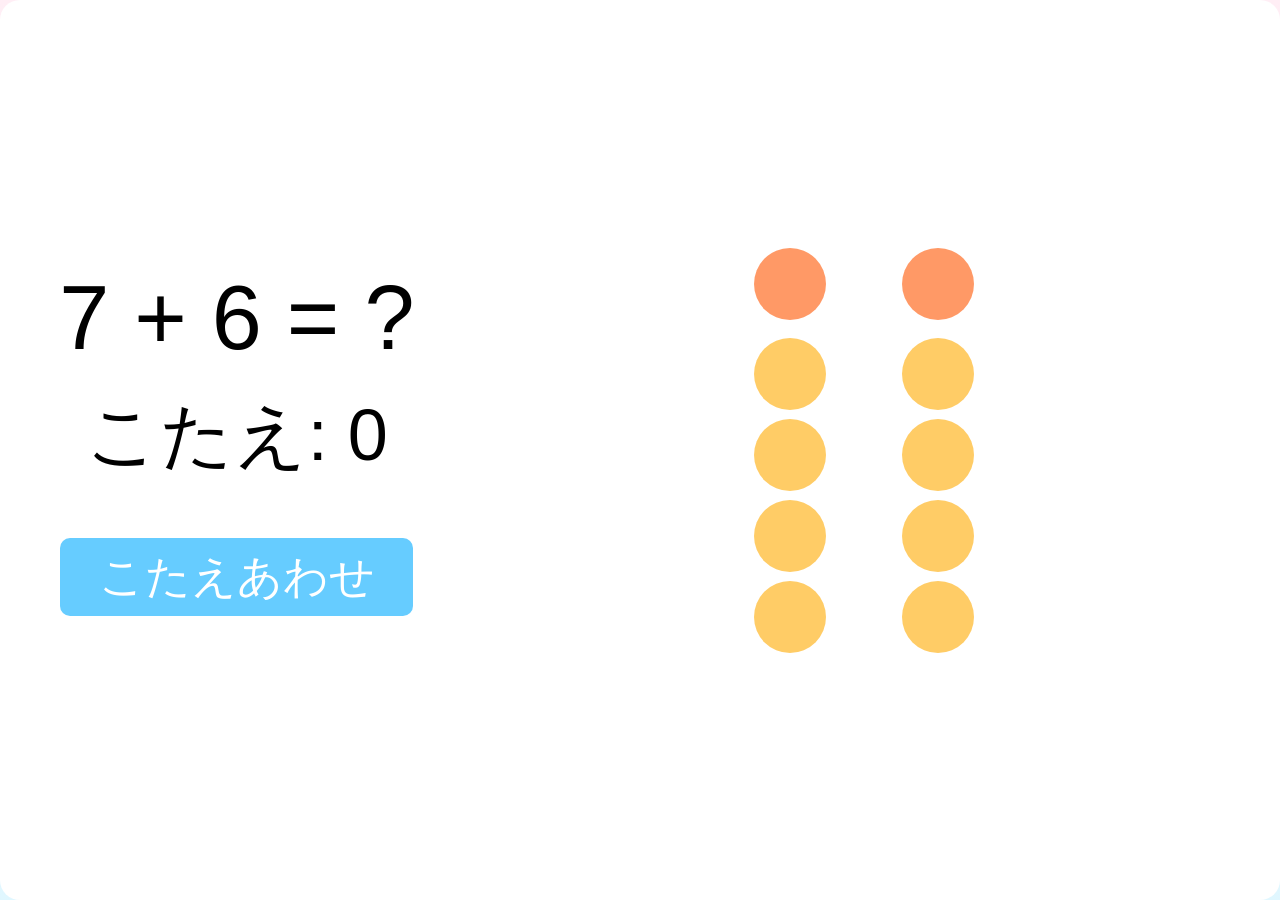
<file: Soroban/index copy.html>
<!DOCTYPE html>
<html lang="ja">
<head>
<meta charset="UTF-8">
<meta name="viewport" content="width=device-width, initial-scale=1.0">
<title>そろばんをやってみよう！</title>
<style>
body {
    margin: 0;
    font-family: 'Arial', sans-serif;
    background: linear-gradient(#ffeef5, #e0f7ff);
    display: flex;
    justify-content: center;
    align-items: center;
    height: 100vh;
    overflow: hidden;
}

#game {
    width: 100vw;
    height: 100vh;
    max-width: 1920px;
    max-height: 1080px;
    background: #fff;
    border-radius: 20px;
    padding: 1vh 1vw;
    box-sizing: border-box;
    display: grid;
    grid-template-columns: 1fr 1.8fr;
}

#left {
    display: flex;
    flex-direction: column;
    justify-content: center;
    align-items: center;
}

#question { font-size: 10vh; }
#answer { font-size: 8vh; margin-top: 2vh; }

button {
    font-size: 5vh;
    padding: 1vh 3vw;
    border: none;
    border-radius: 10px;
    background: #66ccff;
    color: white;
    margin-top: 6vh;
}

#result { font-size: 3vh; margin-top: 2vh; }

#right {
    display: flex;
    justify-content: center;
    align-items: center;
}

#abacus {
    display: flex;
    gap: 6vw;
}

.column {
    display: flex;
    flex-direction: column;
    align-items: center;
}

/* 上の珠（5） */
.top-bead {
    width: 8vh;
    height: 8vh;
    background: #ff9966;
    border-radius: 50%;
    margin-bottom: 2vh;
    cursor: pointer;
}

.top-bead.active {
    transform: translateY(2vh);
}

/* 下の珠（1×4） */
.bottom {
    display: flex;
    flex-direction: column-reverse;
    gap: 1vh;
}

.bead {
    width: 8vh;
    height: 8vh;
    background: #ffcc66;
    border-radius: 50%;
    cursor: pointer;
}

.bead.active {
    transform: translateY(-1vh);
    background: #ff8844;
}

.label {
    margin-top: 1vh;
    font-size: 2vh;
}
</style>
</head>
<body>
<div id="game">

<div id="left">
    <div id="question"></div>
    <div id="answer">こたえ: 0</div>
    <button onclick="checkAnswer()">こたえあわせ</button>
    <div id="result"></div>
</div>

<div id="right">
    <div id="abacus"></div>
</div>

</div>

<script>
let num1, num2, correct;
let ones = { top: null, bottom: [] };
let tens = { top: null, bottom: [] };

function newQuestion() {
    num1 = Math.floor(Math.random() * 9) + 1;
    num2 = Math.floor(Math.random() * 9) + 1;
    correct = num1 + num2;

    document.getElementById('question').innerText = `${num1} + ${num2} = ?`;
    document.getElementById('result').innerText = '';

    createAbacus();
}

function createColumn(obj) {
    const col = document.createElement('div');
    col.className = 'column';

    // 上（5）
    const top = document.createElement('div');
    top.className = 'top-bead';
    top.onclick = () => {
        top.classList.toggle('active');
        updateAnswer();
    };
    obj.top = top;

    // 下（1×4）
    const bottomWrap = document.createElement('div');
    bottomWrap.className = 'bottom';

    for (let i = 0; i < 4; i++) {
        const bead = document.createElement('div');
        bead.className = 'bead';

        bead.onclick = () => {
            bead.classList.toggle('active');
            updateAnswer();
        };

        bottomWrap.appendChild(bead);
        obj.bottom.push(bead);
    }

    col.appendChild(top);
    col.appendChild(bottomWrap);

    return col;
}

function createAbacus() {
    const abacus = document.getElementById('abacus');
    abacus.innerHTML = '';

    ones = { top: null, bottom: [] };
    tens = { top: null, bottom: [] };

    const tensCol = createColumn(tens);
    const onesCol = createColumn(ones);

    abacus.appendChild(tensCol);
    abacus.appendChild(onesCol);

    updateAnswer();
}

function calcValue(obj) {
    let val = 0;
    if (obj.top.classList.contains('active')) val += 5;
    val += obj.bottom.filter(b => b.classList.contains('active')).length;
    return val;
}

function updateAnswer() {
    const total = calcValue(tens) * 10 + calcValue(ones);
    document.getElementById('answer').innerText = `こたえ: ${total}`;
}

function checkAnswer() {
    const user = calcValue(tens) * 10 + calcValue(ones);

    if (user === correct) {
        document.getElementById('result').innerText = 'せいかい！ 🎉';
        setTimeout(newQuestion, 1200);
    } else {
        document.getElementById('result').innerText = 'ちがうよ 😢';
    }
}

newQuestion();
</script>
</body>
</html>
</file>
